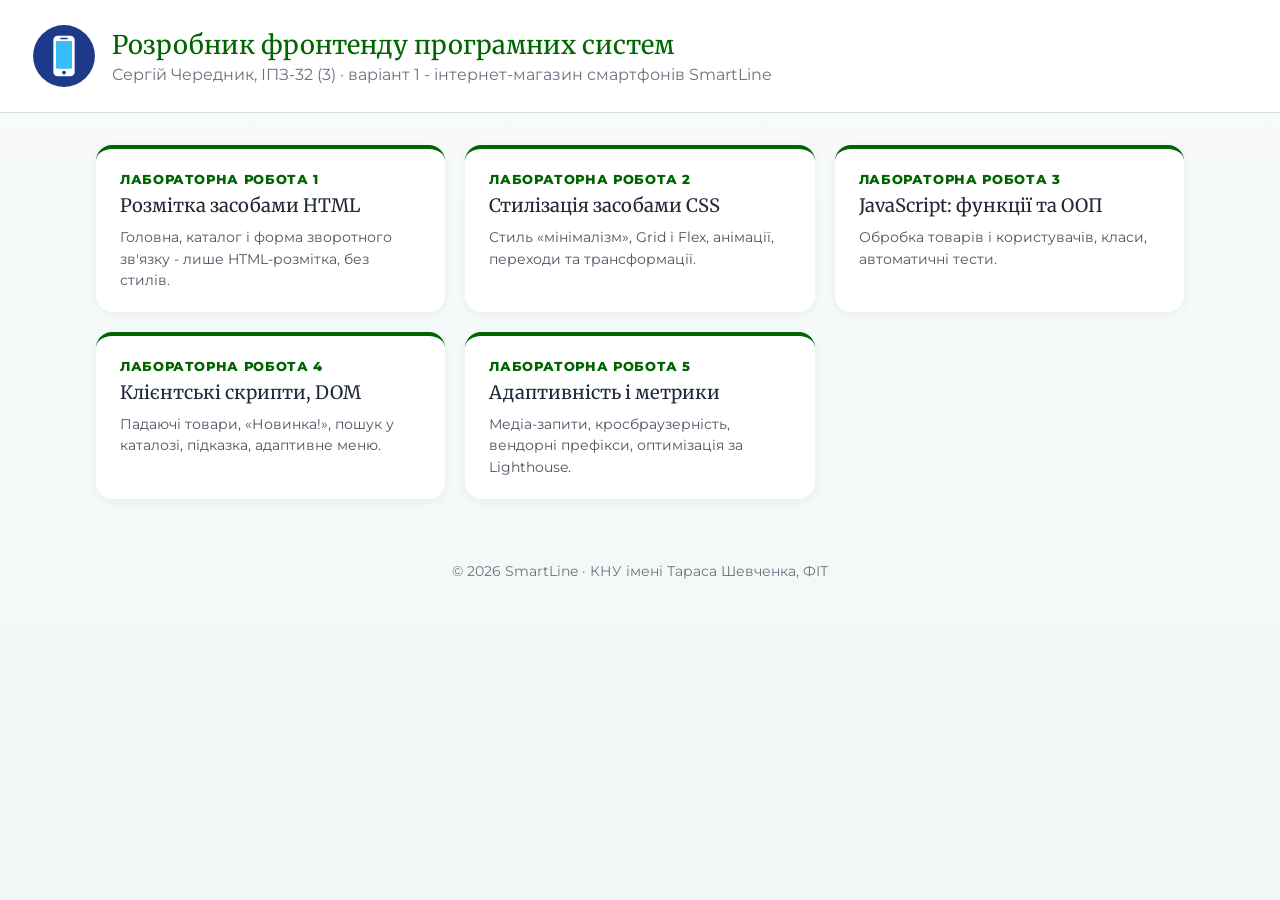
<file: index.html>
<!DOCTYPE html>
<html lang="uk">
<head>
  <meta charset="UTF-8">
  <meta name="viewport" content="width=device-width, initial-scale=1.0">
  <title>Лабораторні роботи - SmartLine</title>
  <link rel="icon" href="lab1/images/logo.svg" type="image/svg+xml">
  <link rel="preconnect" href="https://fonts.googleapis.com">
  <link rel="stylesheet" href="https://fonts.googleapis.com/css2?family=Montserrat:wght@400;600;800&family=Merriweather&display=swap">
  <style>
    * { box-sizing: border-box; }
    body {
      margin: 0;
      font-family: "Montserrat", Arial, sans-serif;
      color: #1f2937;
      background: linear-gradient(180deg, #f8fafc 0%, hsl(150, 30%, 96%) 100%);
      min-height: 100vh;
    }
    header {
      display: flex;
      align-items: center;
      gap: 1rem;
      padding: 1.5rem 2rem;
      background: white;
      border-bottom: 1px solid hsl(150, 20%, 85%);
    }
    header img { width: 4rem; height: 4rem; }
    h1 { font-family: "Merriweather", Georgia, serif; font-weight: 400; color: darkgreen; margin: 0; font-size: 1.6rem; }
    header p { margin: 0.25rem 0 0; color: #6b7280; }
    main { max-width: 70rem; margin: 2rem auto; padding: 0 1rem; }
    .labs { list-style: none; padding: 0; display: grid; grid-template-columns: repeat(auto-fill, minmax(17rem, 1fr)); gap: 1.25rem; }
    .labs a {
      display: block;
      height: 100%;
      padding: 1.25rem 1.5rem;
      background: white;
      border-radius: 1rem;
      border-top: 4px solid darkgreen;
      box-shadow: 0 2px 10px rgba(15, 23, 42, 0.06);
      color: inherit;
      text-decoration: none;
      transition: transform 0.3s, box-shadow 0.3s;
    }
    .labs a:hover { transform: translateY(-4px); box-shadow: 0 12px 24px rgba(15, 23, 42, 0.12); }
    .num { font-size: 0.8rem; font-weight: 800; color: darkgreen; text-transform: uppercase; letter-spacing: 0.05em; }
    .labs h2 { font-family: "Merriweather", Georgia, serif; font-weight: 400; font-size: 1.15rem; margin: 0.4rem 0 0.6rem; }
    .labs p { margin: 0; font-size: 0.9rem; color: #4b5563; line-height: 1.5; }
    footer { text-align: center; color: #6b7280; font-size: 0.85rem; padding: 2rem 1rem; }
  </style>
</head>
<body>
  <header>
    <img src="lab1/images/logo.svg" alt="Логотип SmartLine">
    <div>
      <h1>Розробник фронтенду програмних систем</h1>
      <p>Сергій Чередник, ІПЗ-32 (3) · варіант 1 - інтернет-магазин смартфонів SmartLine</p>
    </div>
  </header>

  <main>
    <ul class="labs">
      <li><a href="lab1/index.html"><span class="num">Лабораторна робота 1</span><h2>Розмітка засобами HTML</h2><p>Головна, каталог і форма зворотного зв'язку - лише HTML-розмітка, без стилів.</p></a></li>
      <li><a href="lab2/index.html"><span class="num">Лабораторна робота 2</span><h2>Стилізація засобами CSS</h2><p>Стиль «мінімалізм», Grid і Flex, анімації, переходи та трансформації.</p></a></li>
      <li><a href="lab3/index.html"><span class="num">Лабораторна робота 3</span><h2>JavaScript: функції та ООП</h2><p>Обробка товарів і користувачів, класи, автоматичні тести.</p></a></li>
      <li><a href="lab4/index.html"><span class="num">Лабораторна робота 4</span><h2>Клієнтські скрипти, DOM</h2><p>Падаючі товари, «Новинка!», пошук у каталозі, підказка, адаптивне меню.</p></a></li>
      <li><a href="lab5/index.html"><span class="num">Лабораторна робота 5</span><h2>Адаптивність і метрики</h2><p>Медіа-запити, кросбраузерність, вендорні префікси, оптимізація за Lighthouse.</p></a></li>
    </ul>
  </main>

  <footer>&copy; 2026 SmartLine · КНУ імені Тараса Шевченка, ФІТ</footer>
</body>
</html>
</file>
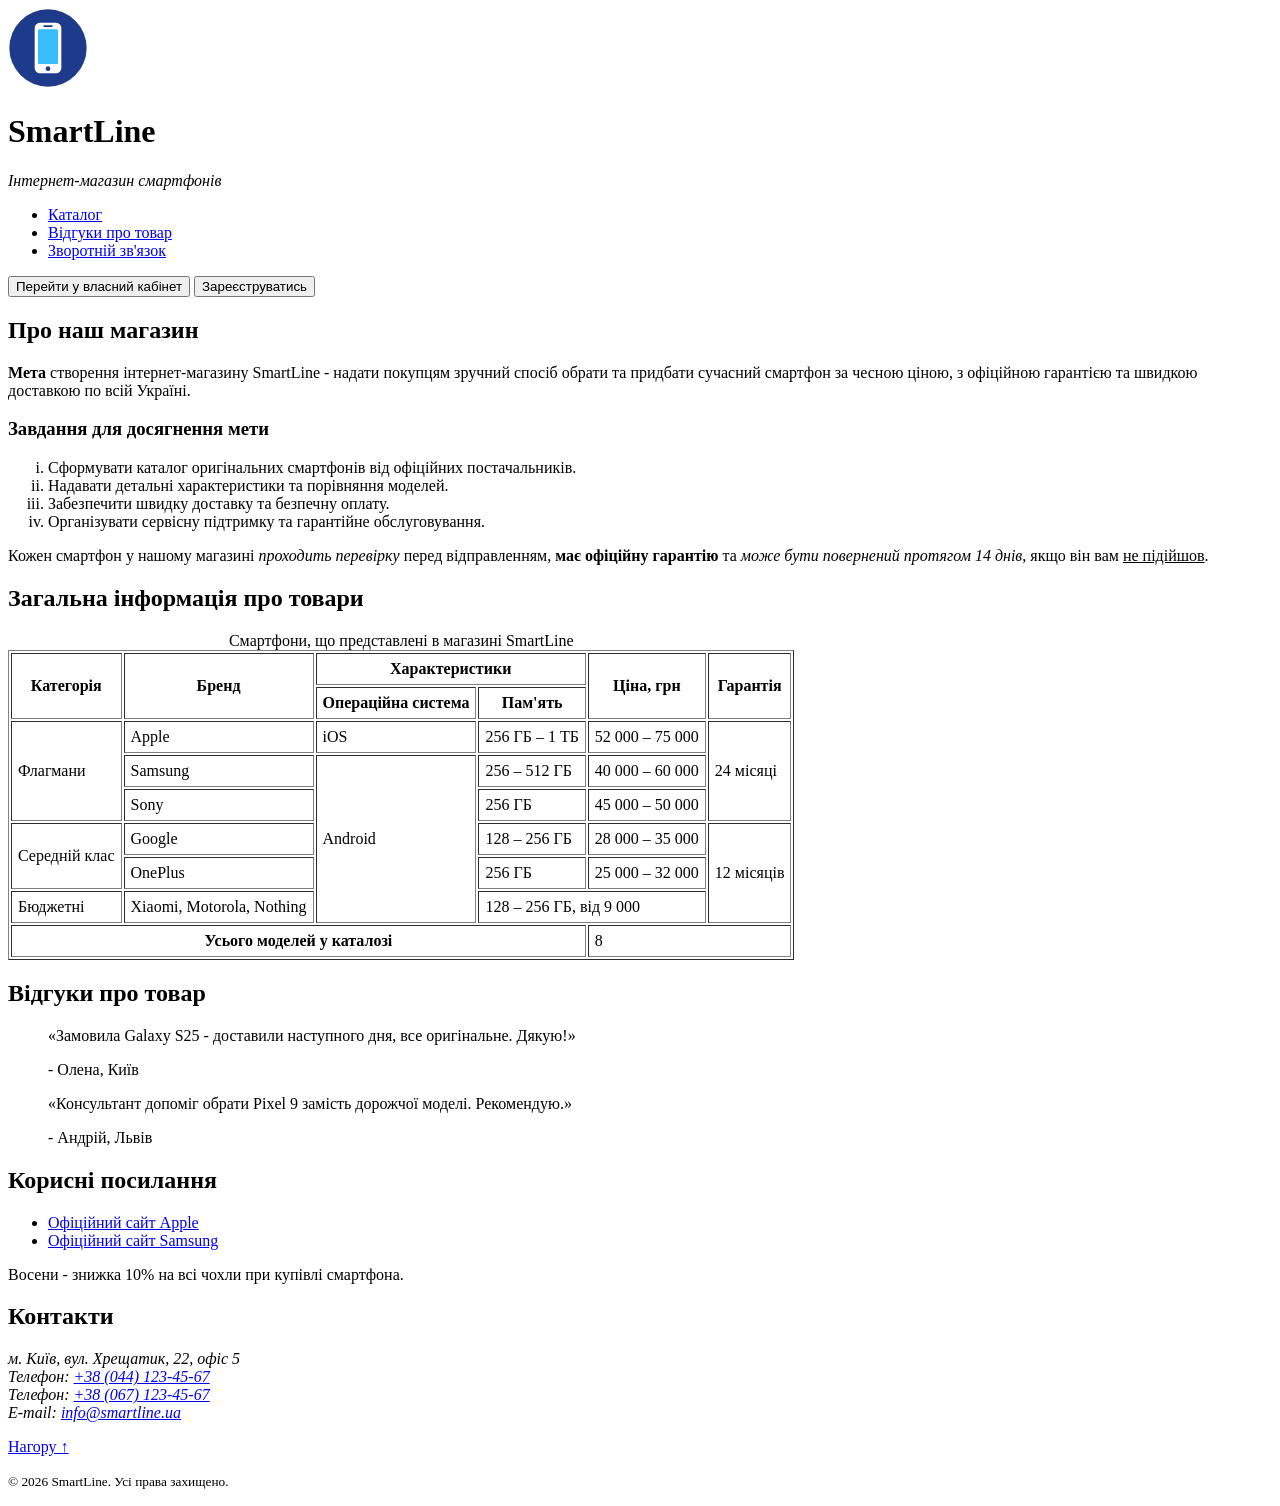
<file: lab1/index.html>
<!DOCTYPE html>
<html lang="uk">
<head>
  <meta charset="UTF-8">
  <meta name="viewport" content="width=device-width, initial-scale=1.0">
  <meta name="description" content="SmartLine - інтернет-магазин смартфонів: флагмани, середній клас та бюджетні моделі з офіційною гарантією.">
  <meta name="keywords" content="смартфони, телефони, інтернет-магазин, iPhone, Samsung, Xiaomi">
  <meta name="author" content="SmartLine">
  <title>SmartLine - Головна сторінка</title>
  <link rel="icon" href="images/logo.svg" type="image/svg+xml">
</head>
<body>

  <header id="top">
    <img src="images/logo.svg" alt="Логотип SmartLine" width="80" height="80">
    <h1>SmartLine</h1>
    <p><i>Інтернет-магазин смартфонів</i></p>

    <nav>
      <ul>
        <li><a href="catalog.html" title="Перейти до каталогу смартфонів" accesskey="k">Каталог</a></li>
        <li><a href="#reviews" title="Перейти до розділу з відгуками">Відгуки про товар</a></li>
        <li><a href="feedback.html" title="Написати нам">Зворотній зв'язок</a></li>
      </ul>
    </nav>

    <button type="button" title="Вхід до особистого кабінету">Перейти у власний кабінет</button>
    <button type="button" title="Створити новий акаунт">Зареєструватись</button>
  </header>

  <main>

    <article id="about">
      <h2>Про наш магазин</h2>
      <p>
        <b>Мета</b> створення інтернет-магазину SmartLine - надати покупцям зручний
        спосіб обрати та придбати сучасний смартфон за чесною ціною, з офіційною
        гарантією та швидкою доставкою по всій Україні.
      </p>

      <h3>Завдання для досягнення мети</h3>
      <ol type="i">
        <li>Сформувати каталог оригінальних смартфонів від офіційних постачальників.</li>
        <li>Надавати детальні характеристики та порівняння моделей.</li>
        <li>Забезпечити швидку доставку та безпечну оплату.</li>
        <li>Організувати сервісну підтримку та гарантійне обслуговування.</li>
      </ol>

      <p>
        <span class="slogan">Кожен смартфон у нашому магазині</span>
        <i>проходить перевірку</i> перед відправленням,
        <b>має офіційну гарантію</b> та
        <em>може бути повернений протягом 14 днів</em>, якщо він вам
        <u>не підійшов</u>.
      </p>
    </article>

    <section id="products">
      <h2>Загальна інформація про товари</h2>

      <table border="1" cellpadding="6">
        <caption>Смартфони, що представлені в магазині SmartLine</caption>
        <thead>
          <tr>
            <th scope="col" rowspan="2">Категорія</th>
            <th scope="col" rowspan="2">Бренд</th>
            <th scope="colgroup" colspan="2">Характеристики</th>
            <th scope="col" rowspan="2">Ціна, грн</th>
            <th scope="col" rowspan="2">Гарантія</th>
          </tr>
          <tr>
            <th scope="col">Операційна система</th>
            <th scope="col">Пам'ять</th>
          </tr>
        </thead>
        <tbody>
          <tr>
            <td rowspan="3">Флагмани</td>
            <td>Apple</td>
            <td>iOS</td>
            <td>256 ГБ – 1 ТБ</td>
            <td>52 000 – 75 000</td>
            <td rowspan="3">24 місяці</td>
          </tr>
          <tr>
            <td>Samsung</td>
            <td rowspan="5">Android</td>
            <td>256 – 512 ГБ</td>
            <td>40 000 – 60 000</td>
          </tr>
          <tr>
            <td>Sony</td>
            <td>256 ГБ</td>
            <td>45 000 – 50 000</td>
          </tr>
          <tr>
            <td rowspan="2">Середній клас</td>
            <td>Google</td>
            <td>128 – 256 ГБ</td>
            <td>28 000 – 35 000</td>
            <td rowspan="3">12 місяців</td>
          </tr>
          <tr>
            <td>OnePlus</td>
            <td>256 ГБ</td>
            <td>25 000 – 32 000</td>
          </tr>
          <tr>
            <td>Бюджетні</td>
            <td>Xiaomi, Motorola, Nothing</td>
            <td colspan="2">128 – 256 ГБ, від 9 000</td>
          </tr>
        </tbody>
        <tfoot>
          <tr>
            <th scope="row" colspan="4">Усього моделей у каталозі</th>
            <td colspan="2">8</td>
          </tr>
        </tfoot>
      </table>
    </section>

    <section id="reviews">
      <h2>Відгуки про товар</h2>
      <blockquote>
        <p>«Замовила Galaxy S25 - доставили наступного дня, все оригінальне. Дякую!»</p>
        <p>- Олена, Київ</p>
      </blockquote>
      <blockquote>
        <p>«Консультант допоміг обрати Pixel 9 замість дорожчої моделі. Рекомендую.»</p>
        <p>- Андрій, Львів</p>
      </blockquote>
      <p hidden>Цей відгук очікує модерації.</p>
    </section>

  </main>

  <aside>
    <h2>Корисні посилання</h2>
    <ul>
      <li><a href="https://www.apple.com/ua/" target="_blank" rel="noopener noreferrer">Офіційний сайт Apple</a></li>
      <li><a href="https://www.samsung.com/ua/" target="_blank" rel="noopener noreferrer">Офіційний сайт Samsung</a></li>
    </ul>
    <p data-promo="autumn-2026">Восени - знижка 10% на всі чохли при купівлі смартфона.</p>
  </aside>

  <footer id="contacts">
    <h2>Контакти</h2>
    <address>
      м. Київ, вул. Хрещатик, 22, офіс 5<br>
      Телефон: <a href="tel:+380441234567">+38&nbsp;(044)&nbsp;123&#8209;45&#8209;67</a><br>
      Телефон: <a href="tel:+380671234567">+38&nbsp;(067)&nbsp;123&#8209;45&#8209;67</a><br>
      E-mail: <a href="mailto:info@smartline.ua">info@smartline.ua</a>
    </address>
    <p><a href="#top">Нагору &#8593;</a></p>
    <p><small>&copy; 2026 SmartLine. Усі права захищено.</small></p>
  </footer>

</body>
</html>
</file>
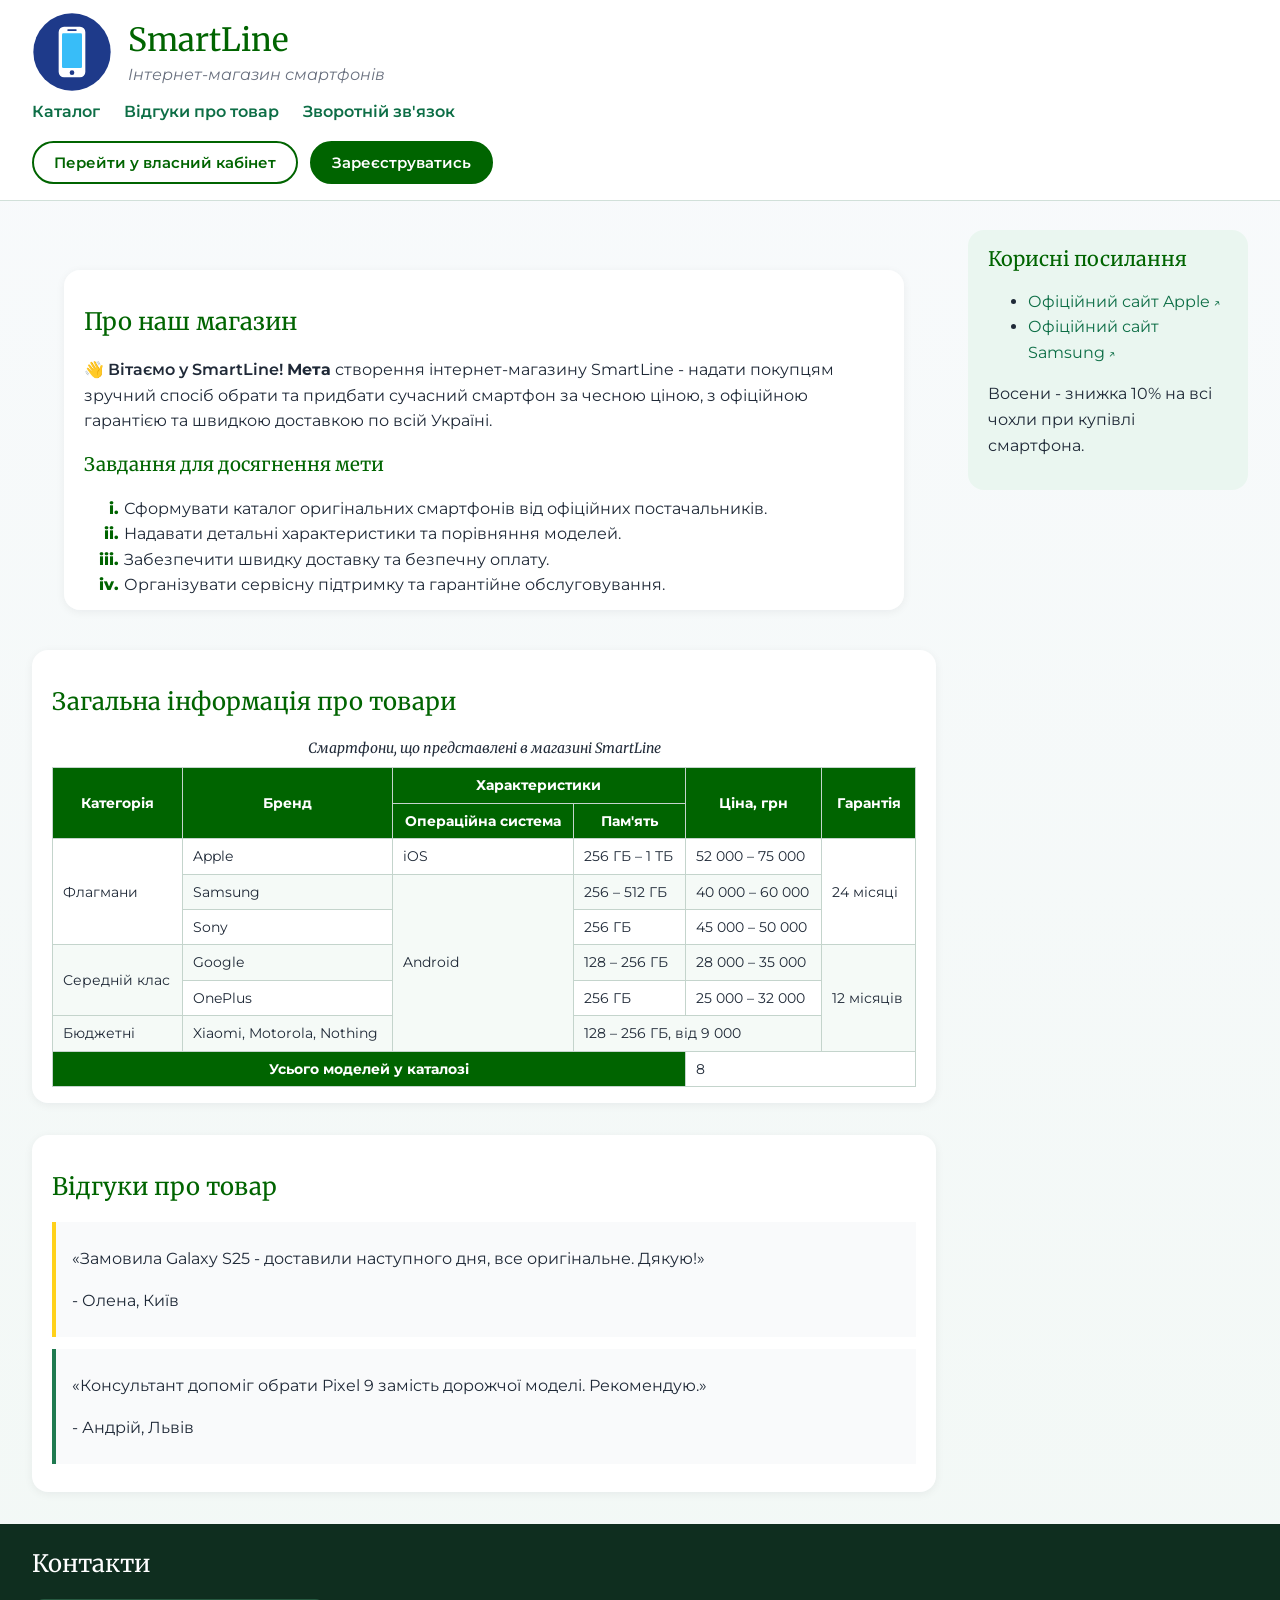
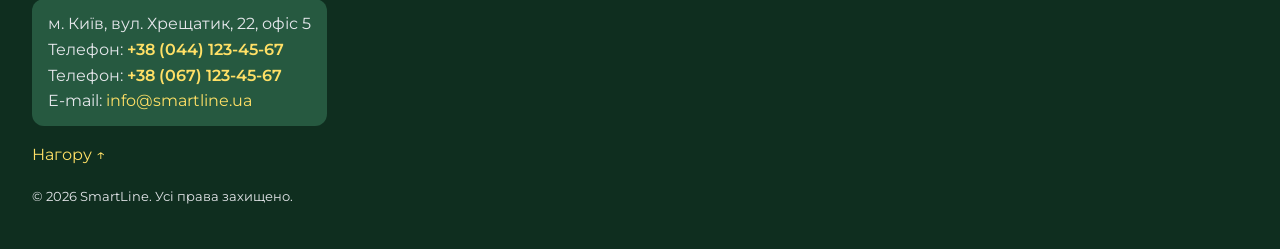
<file: lab2/index.html>
<!DOCTYPE html>
<html lang="uk">
<head>
  <meta charset="UTF-8">
  <meta name="viewport" content="width=device-width, initial-scale=1.0">
  <meta name="description" content="SmartLine - інтернет-магазин смартфонів: флагмани, середній клас та бюджетні моделі з офіційною гарантією.">
  <meta name="keywords" content="смартфони, телефони, інтернет-магазин, iPhone, Samsung, Xiaomi">
  <meta name="author" content="SmartLine">
  <title>SmartLine - Головна сторінка</title>
  <link rel="preconnect" href="https://fonts.googleapis.com">
  <link rel="stylesheet" href="https://fonts.googleapis.com/css2?family=Montserrat:wght@400;600;800&family=Merriweather:ital,wght@0,400;1,400&display=swap">
  <link rel="stylesheet" href="css/style.css">
  <link rel="icon" href="images/logo.svg" type="image/svg+xml">
  <style>
    /* Внутрішня таблиця стилів: стилі, специфічні лише для головної сторінки */
    .page-home .goal::before {
      content: "👋 Вітаємо у SmartLine! ";
      font-weight: 600;
    }
    .page-home #reviews blockquote + blockquote {
      border-left-color: hsl(152, 60%, 30%);
    }
  </style>
</head>
<body class="page-home">

  <header id="top" class="site-header">
    <img class="logo" src="images/logo.svg" alt="Логотип SmartLine" width="80" height="80">
    <h1>SmartLine</h1>
    <p><i>Інтернет-магазин смартфонів</i></p>

    <nav>
      <ul>
        <li><a href="catalog.html" title="Перейти до каталогу смартфонів" accesskey="k">Каталог</a></li>
        <li><a href="#reviews" title="Перейти до розділу з відгуками">Відгуки про товар</a></li>
        <li><a href="feedback.html" title="Написати нам">Зворотній зв'язок</a></li>
      </ul>
    </nav>

    <button type="button" class="btn btn-ghost" title="Вхід до особистого кабінету">Перейти у власний кабінет</button>
    <button type="button" class="btn btn-primary" title="Створити новий акаунт">Зареєструватись</button>
  </header>

  <main>

    <article id="about" class="card">
      <h2>Про наш магазин</h2>
      <p class="goal">
        <b>Мета</b> створення інтернет-магазину SmartLine - надати покупцям зручний
        спосіб обрати та придбати сучасний смартфон за чесною ціною, з офіційною
        гарантією та швидкою доставкою по всій Україні.
      </p>

      <h3>Завдання для досягнення мети</h3>
      <ol type="i">
        <li>Сформувати каталог оригінальних смартфонів від офіційних постачальників.</li>
        <li>Надавати детальні характеристики та порівняння моделей.</li>
        <li>Забезпечити швидку доставку та безпечну оплату.</li>
        <li>Організувати сервісну підтримку та гарантійне обслуговування.</li>
      </ol>

      <p>
        <span class="slogan">Кожен смартфон у нашому магазині</span>
        <i>проходить перевірку</i> перед відправленням,
        <b>має офіційну гарантію</b> та
        <em>може бути повернений протягом 14 днів</em>, якщо він вам
        <u>не підійшов</u>.
      </p>
    </article>

    <section id="products" class="card">
      <h2>Загальна інформація про товари</h2>

      <table>
        <caption>Смартфони, що представлені в магазині SmartLine</caption>
        <thead>
          <tr>
            <th scope="col" rowspan="2">Категорія</th>
            <th scope="col" rowspan="2">Бренд</th>
            <th scope="colgroup" colspan="2">Характеристики</th>
            <th scope="col" rowspan="2">Ціна, грн</th>
            <th scope="col" rowspan="2">Гарантія</th>
          </tr>
          <tr>
            <th scope="col">Операційна система</th>
            <th scope="col">Пам'ять</th>
          </tr>
        </thead>
        <tbody>
          <tr>
            <td rowspan="3">Флагмани</td>
            <td>Apple</td>
            <td>iOS</td>
            <td>256 ГБ – 1 ТБ</td>
            <td>52 000 – 75 000</td>
            <td rowspan="3">24 місяці</td>
          </tr>
          <tr>
            <td>Samsung</td>
            <td rowspan="5">Android</td>
            <td>256 – 512 ГБ</td>
            <td>40 000 – 60 000</td>
          </tr>
          <tr>
            <td>Sony</td>
            <td>256 ГБ</td>
            <td>45 000 – 50 000</td>
          </tr>
          <tr>
            <td rowspan="2">Середній клас</td>
            <td>Google</td>
            <td>128 – 256 ГБ</td>
            <td>28 000 – 35 000</td>
            <td rowspan="3">12 місяців</td>
          </tr>
          <tr>
            <td>OnePlus</td>
            <td>256 ГБ</td>
            <td>25 000 – 32 000</td>
          </tr>
          <tr>
            <td>Бюджетні</td>
            <td>Xiaomi, Motorola, Nothing</td>
            <td colspan="2">128 – 256 ГБ, від 9 000</td>
          </tr>
        </tbody>
        <tfoot>
          <tr>
            <th scope="row" colspan="4">Усього моделей у каталозі</th>
            <td colspan="2">8</td>
          </tr>
        </tfoot>
      </table>
    </section>

    <section id="reviews" class="card">
      <h2>Відгуки про товар</h2>
      <blockquote>
        <p>«Замовила Galaxy S25 - доставили наступного дня, все оригінальне. Дякую!»</p>
        <p>- Олена, Київ</p>
      </blockquote>
      <blockquote>
        <p>«Консультант допоміг обрати Pixel 9 замість дорожчої моделі. Рекомендую.»</p>
        <p>- Андрій, Львів</p>
      </blockquote>
      <p hidden>Цей відгук очікує модерації.</p>
    </section>

  </main>

  <aside>
    <h2>Корисні посилання</h2>
    <ul>
      <li><a href="https://www.apple.com/ua/" target="_blank" rel="noopener noreferrer">Офіційний сайт Apple</a></li>
      <li><a href="https://www.samsung.com/ua/" target="_blank" rel="noopener noreferrer">Офіційний сайт Samsung</a></li>
    </ul>
    <p data-promo="autumn-2026">Восени - знижка 10% на всі чохли при купівлі смартфона.</p>
  </aside>

  <footer id="contacts">
    <h2>Контакти</h2>
    <address tabindex="0" title="Виділіть текст адреси">
      м. Київ, вул. Хрещатик, 22, офіс 5<br>
      Телефон: <a href="tel:+380441234567">+38&nbsp;(044)&nbsp;123&#8209;45&#8209;67</a><br>
      Телефон: <a href="tel:+380671234567">+38&nbsp;(067)&nbsp;123&#8209;45&#8209;67</a><br>
      E-mail: <a href="mailto:info@smartline.ua">info@smartline.ua</a>
    </address>
    <p><a href="#top">Нагору &#8593;</a></p>
    <p><small>&copy; 2026 SmartLine. Усі права захищено.</small></p>
  </footer>

</body>
</html>
</file>
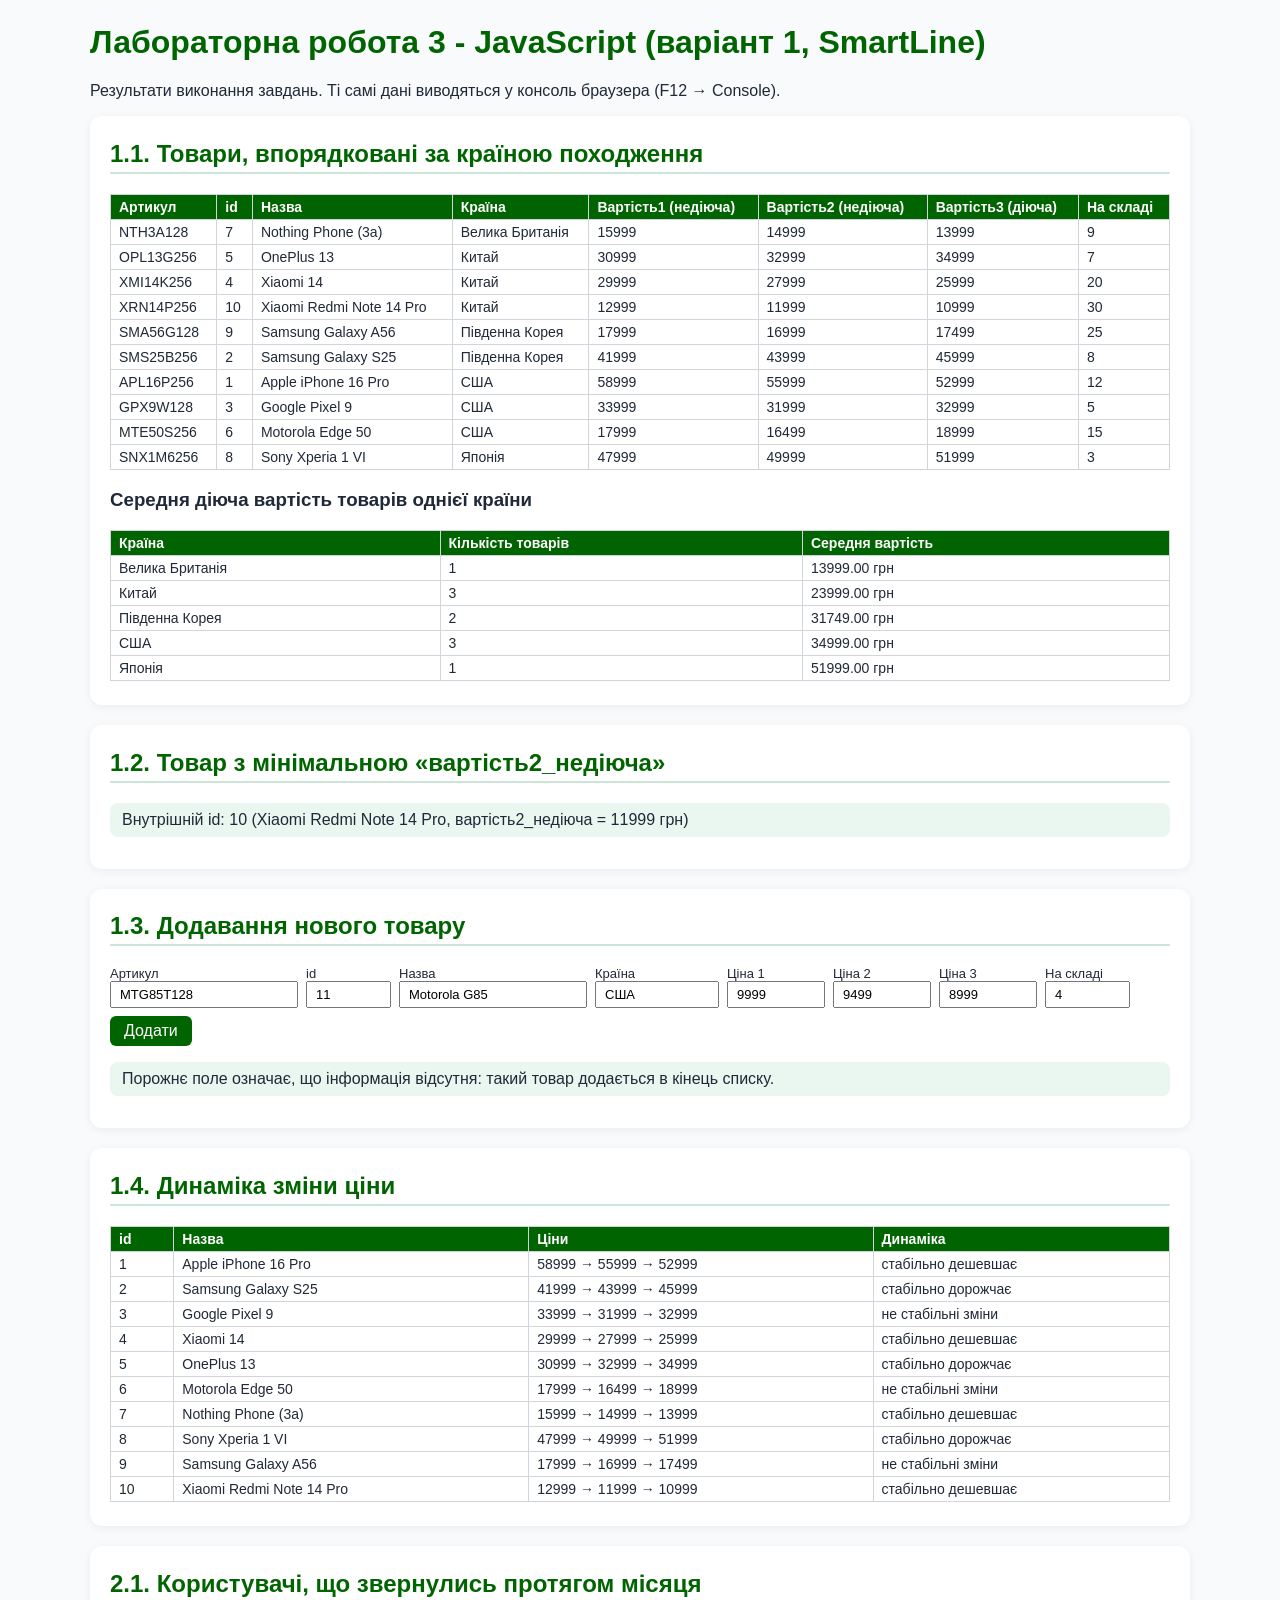
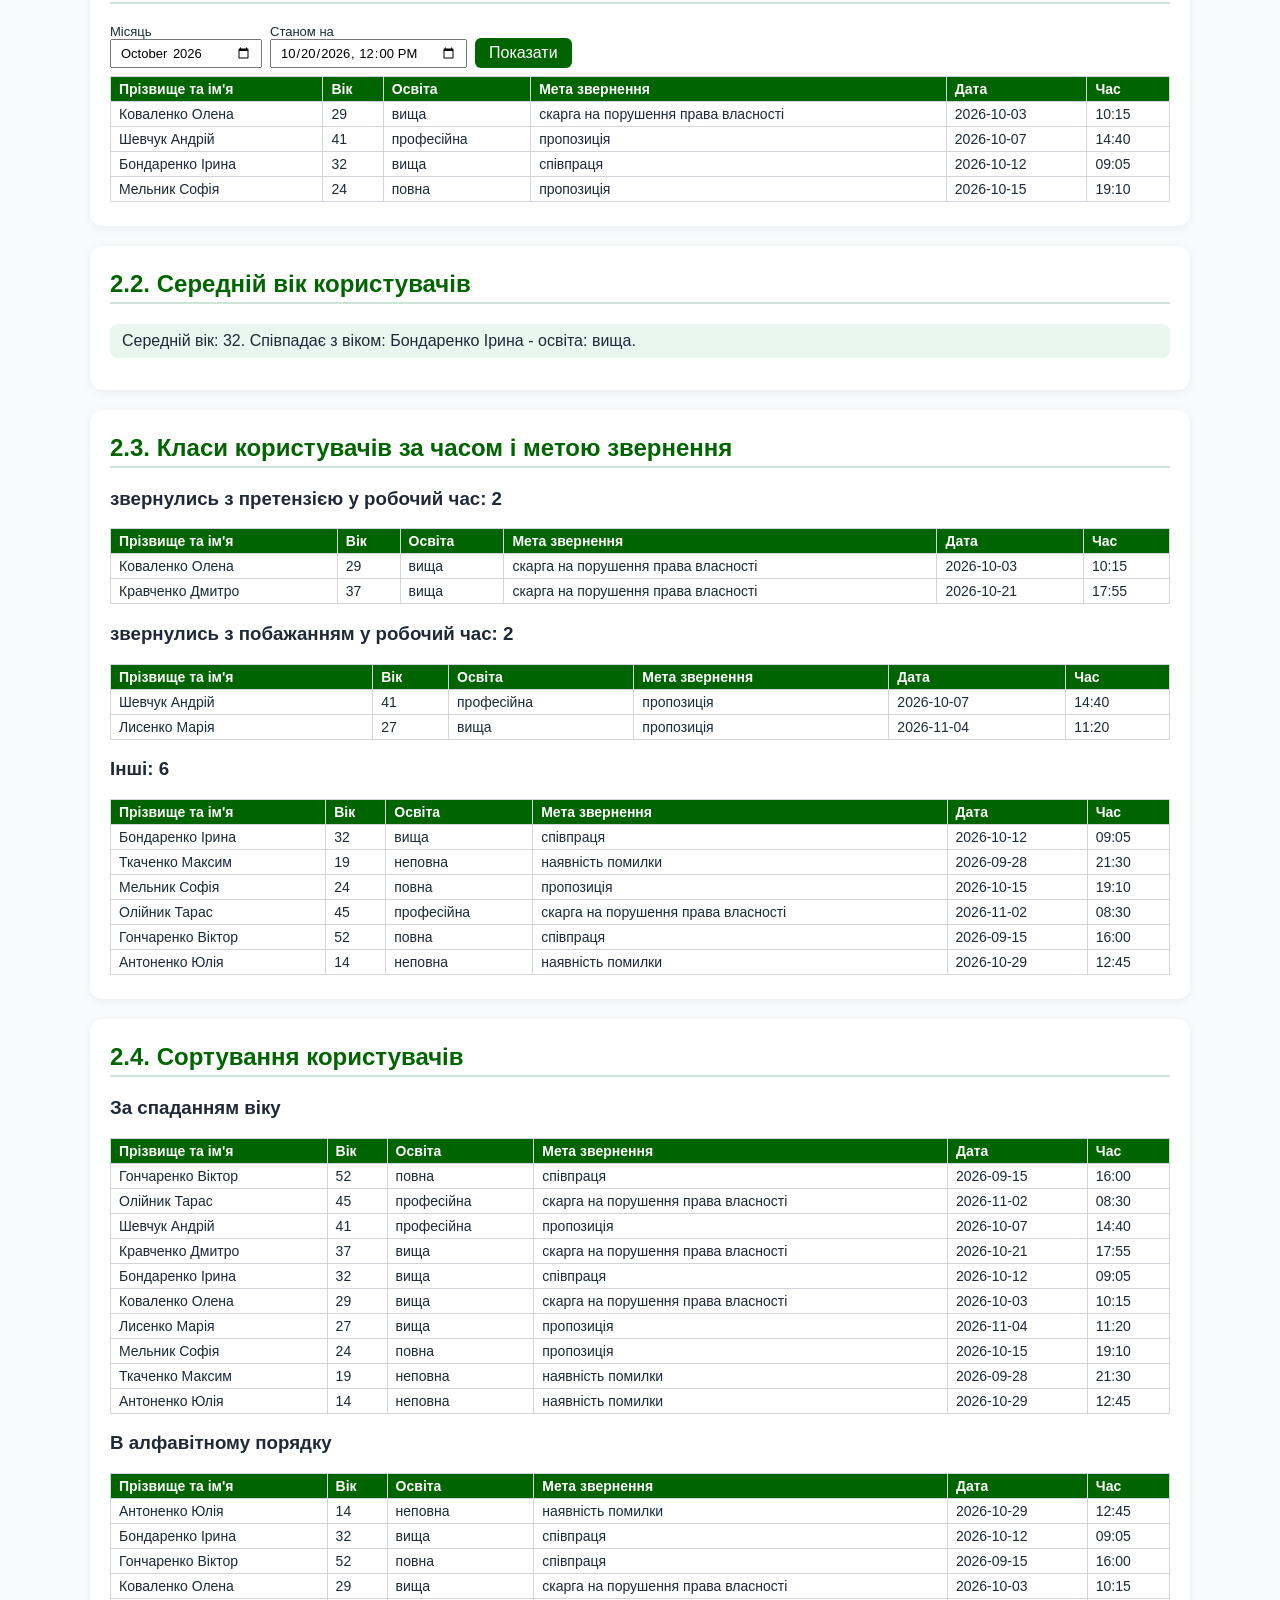
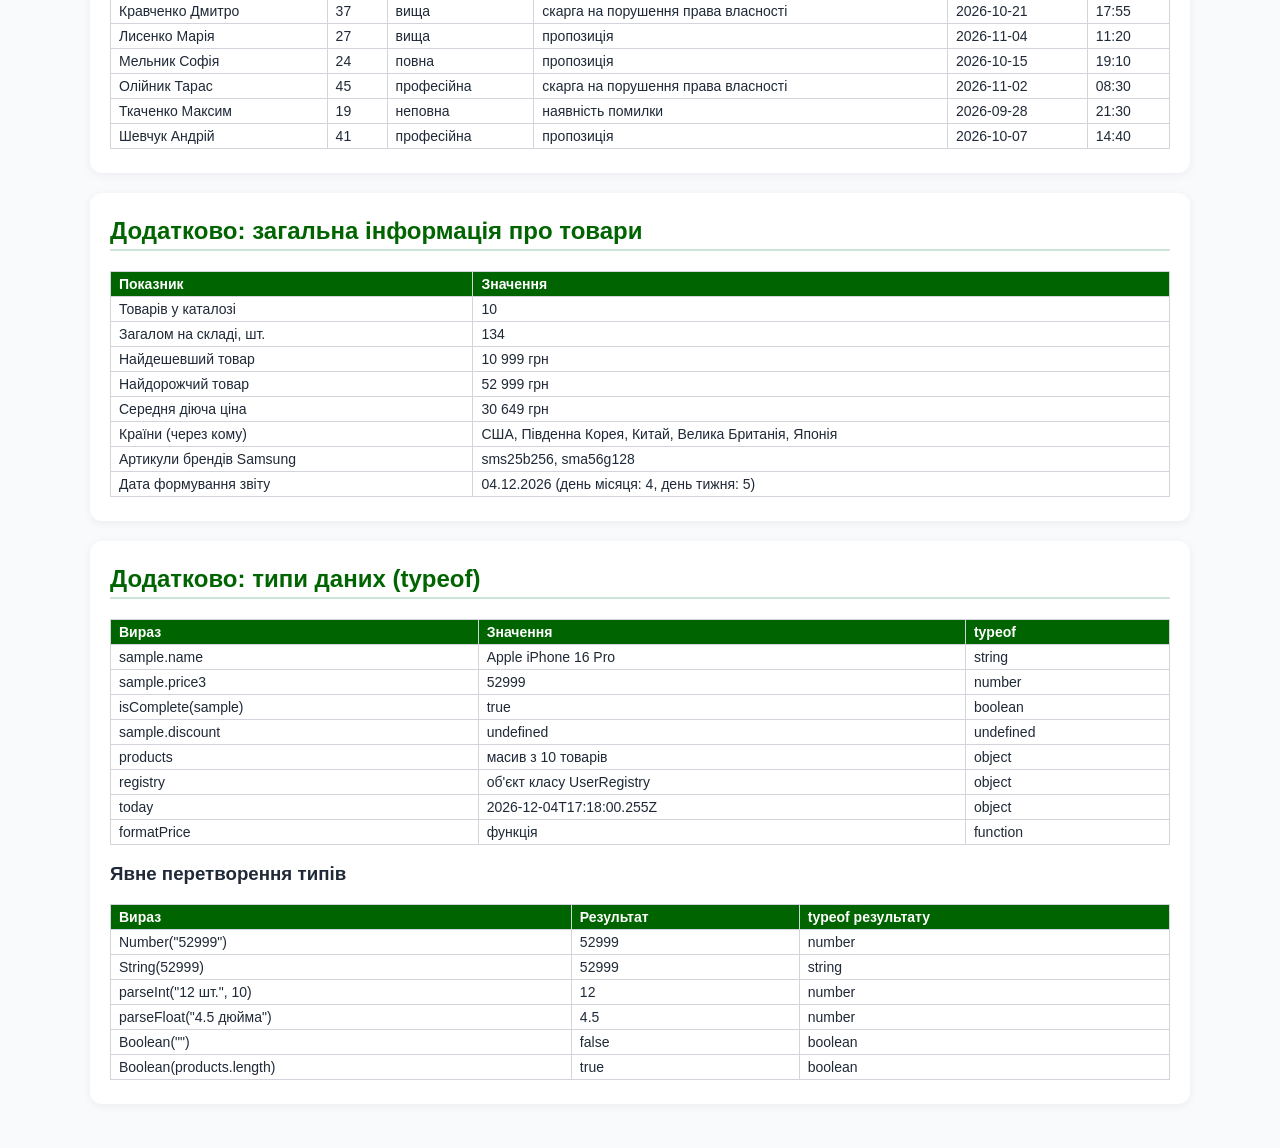
<file: lab3/index.html>
<!DOCTYPE html>
<html lang="uk">
<head>
  <meta charset="UTF-8">
  <meta name="viewport" content="width=device-width, initial-scale=1.0">
  <title>SmartLine - ЛР3: JavaScript</title>
  <link rel="icon" href="../lab2/images/logo.svg" type="image/svg+xml">
  <style>
    body { font-family: "Segoe UI", Arial, sans-serif; margin: 0 auto; max-width: 1100px; padding: 24px; color: #1f2937; background: #f8fafc; }
    h1 { color: darkgreen; margin-top: 0; }
    h2 { color: darkgreen; border-bottom: 2px solid hsl(150, 30%, 85%); padding-bottom: 4px; }
    section { background: white; border-radius: 12px; padding: 4px 20px 16px; margin-bottom: 20px; box-shadow: 0 2px 10px rgba(15, 23, 42, 0.06); }
    table { border-collapse: collapse; width: 100%; font-size: 14px; margin: 8px 0; }
    th, td { border: 1px solid #d1d5db; padding: 4px 8px; text-align: left; }
    th { background: darkgreen; color: white; }
    .result { background: hsl(150, 40%, 94%); padding: 8px 12px; border-radius: 8px; }
    form { display: flex; flex-wrap: wrap; gap: 8px; align-items: end; margin: 8px 0; }
    label { display: flex; flex-direction: column; font-size: 13px; }
    input, button { font: inherit; padding: 4px 8px; }
    button { background: darkgreen; color: white; border: 0; border-radius: 6px; padding: 6px 14px; cursor: pointer; }
  </style>
</head>
<body>
  <h1>Лабораторна робота 3 - JavaScript (варіант 1, SmartLine)</h1>
  <p>Результати виконання завдань. Ті самі дані виводяться у консоль браузера (F12 → Console).</p>

  <section>
    <h2>1.1. Товари, впорядковані за країною походження</h2>
    <div id="sorted"></div>
    <h3>Середня діюча вартість товарів однієї країни</h3>
    <div id="avg"></div>
  </section>

  <section>
    <h2>1.2. Товар з мінімальною «вартість2_недіюча»</h2>
    <p class="result" id="min"></p>
  </section>

  <section>
    <h2>1.3. Додавання нового товару</h2>
    <form id="add-form">
      <label>Артикул <input type="text" name="article" value="MTG85T128"></label>
      <label>id <input name="id" type="number" value="11" style="width:5em"></label>
      <label>Назва <input type="text" name="name" value="Motorola G85"></label>
      <label>Країна <input type="text" name="country" value="США" style="width:8em"></label>
      <label>Ціна 1 <input name="price1" type="number" value="9999" style="width:6em"></label>
      <label>Ціна 2 <input name="price2" type="number" value="9499" style="width:6em"></label>
      <label>Ціна 3 <input name="price3" type="number" value="8999" style="width:6em"></label>
      <label>На складі <input name="stock" type="number" value="4" style="width:5em"></label>
      <button type="submit">Додати</button>
    </form>
    <p class="result" id="add-msg">Порожнє поле означає, що інформація відсутня: такий товар додається в кінець списку.</p>
    <div id="added"></div>
  </section>

  <section>
    <h2>1.4. Динаміка зміни ціни</h2>
    <div id="dyn"></div>
  </section>

  <section>
    <h2>2.1. Користувачі, що звернулись протягом місяця</h2>
    <form id="month-form">
      <label>Місяць <input name="month" type="month" value="2026-10"></label>
      <label>Станом на <input name="moment" type="datetime-local" value="2026-10-20T12:00"></label>
      <button type="submit">Показати</button>
    </form>
    <div id="month"></div>
  </section>

  <section>
    <h2>2.2. Середній вік користувачів</h2>
    <p class="result" id="age"></p>
  </section>

  <section>
    <h2>2.3. Класи користувачів за часом і метою звернення</h2>
    <div id="classes"></div>
  </section>

  <section>
    <h2>2.4. Сортування користувачів</h2>
    <h3>За спаданням віку</h3>
    <div id="by-age"></div>
    <h3>В алфавітному порядку</h3>
    <div id="by-name"></div>
  </section>

  <section>
    <h2>Додатково: загальна інформація про товари</h2>
    <div id="summary"></div>
  </section>

  <section>
    <h2>Додатково: типи даних (typeof)</h2>
    <div id="types"></div>
    <h3>Явне перетворення типів</h3>
    <div id="conversions"></div>
  </section>

  <script src="js/products.js"></script>
  <script src="js/users.js"></script>
  <script src="js/main.js"></script>
</body>
</html>
</file>
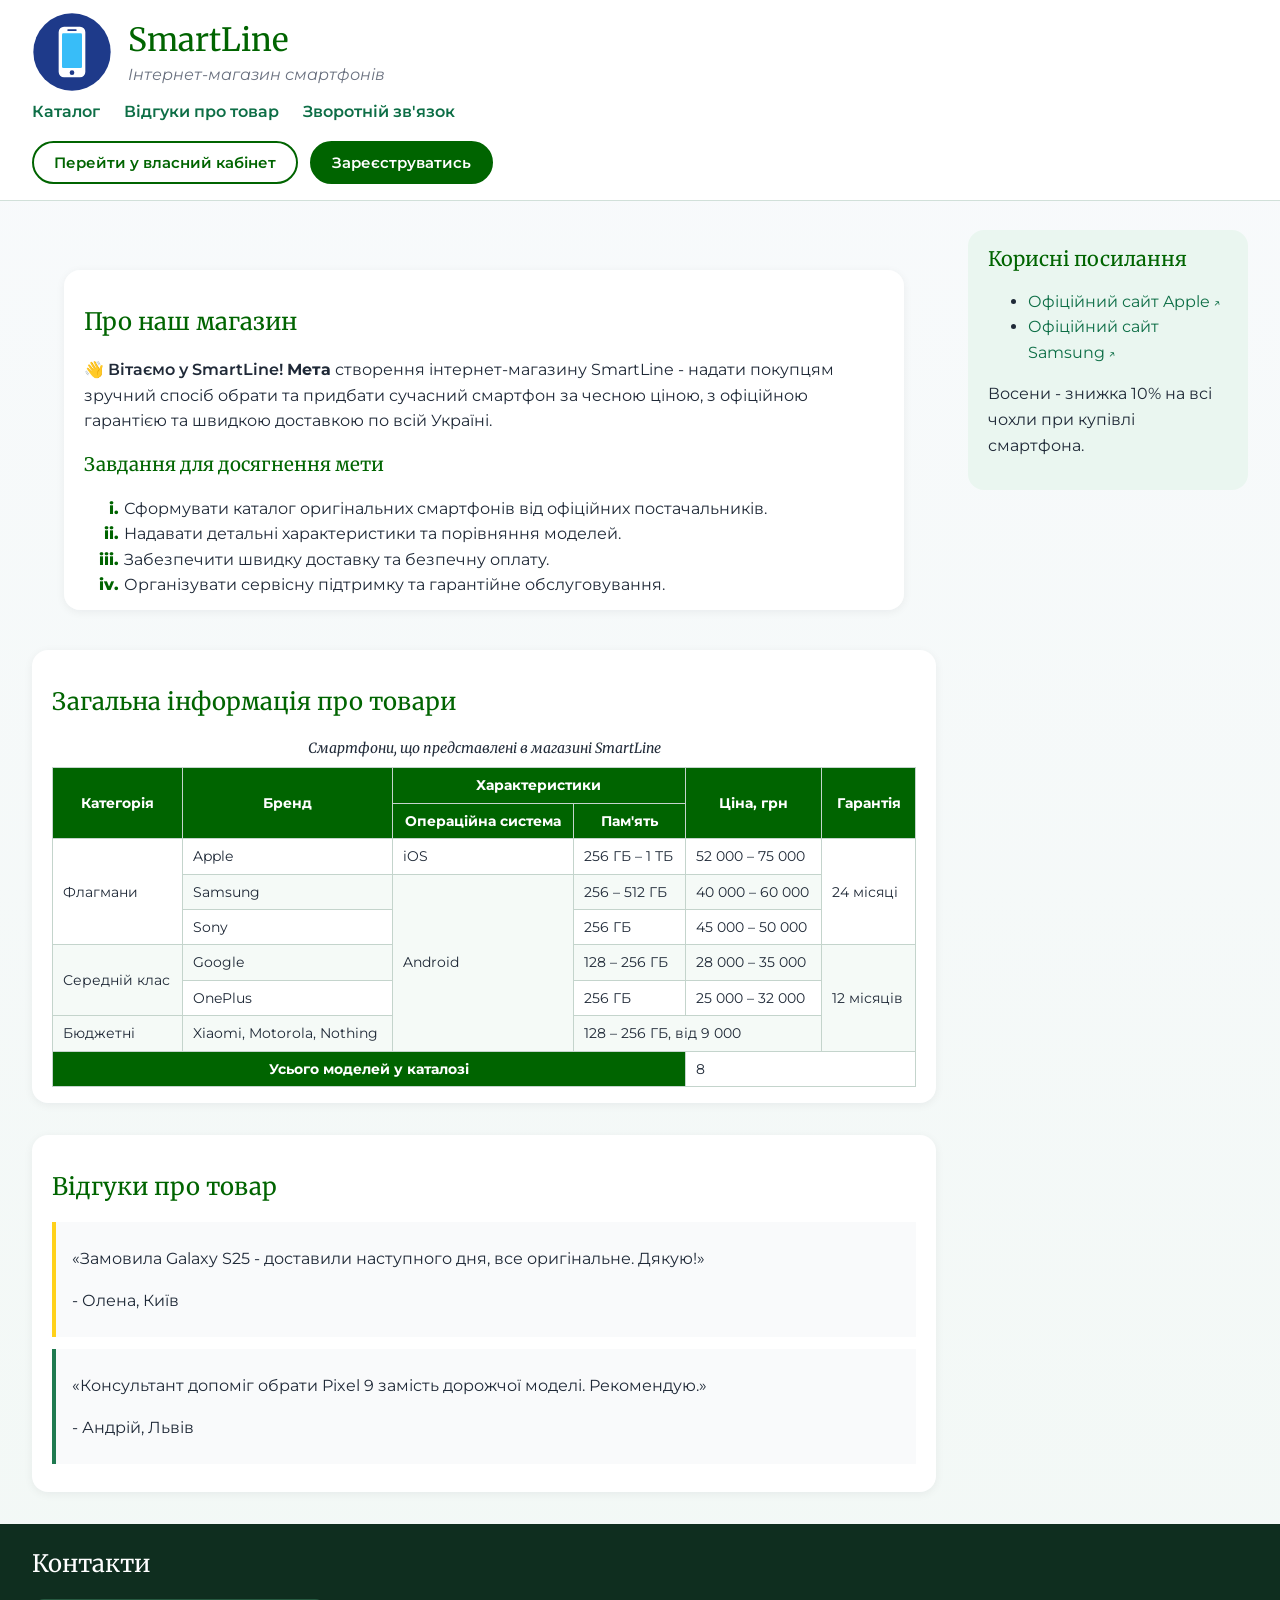
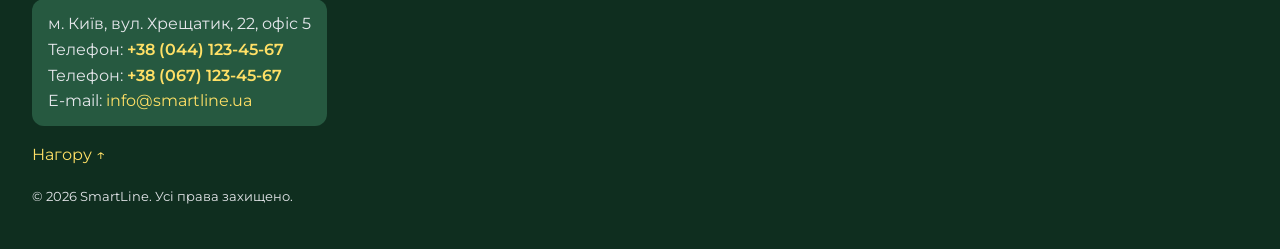
<file: lab4/index.html>
<!DOCTYPE html>
<html lang="uk">
<head>
  <meta charset="UTF-8">
  <meta name="viewport" content="width=device-width, initial-scale=1.0">
  <meta name="description" content="SmartLine - інтернет-магазин смартфонів: флагмани, середній клас та бюджетні моделі з офіційною гарантією.">
  <meta name="keywords" content="смартфони, телефони, інтернет-магазин, iPhone, Samsung, Xiaomi">
  <meta name="author" content="SmartLine">
  <title>SmartLine - Головна сторінка</title>
  <link rel="preconnect" href="https://fonts.googleapis.com">
  <link rel="stylesheet" href="https://fonts.googleapis.com/css2?family=Montserrat:wght@400;600;800&family=Merriweather:ital,wght@0,400;1,400&display=swap">
  <link rel="stylesheet" href="css/style.css">
  <link rel="icon" href="images/logo.svg" type="image/svg+xml">
  <style>
    /* Внутрішня таблиця стилів: стилі, специфічні лише для головної сторінки */
    .page-home .goal::before {
      content: "👋 Вітаємо у SmartLine! ";
      font-weight: 600;
    }
    .page-home #reviews blockquote + blockquote {
      border-left-color: hsl(152, 60%, 30%);
    }
  </style>
  <script src="js/script.js" defer></script>
</head>
<body class="page-home">

  <header id="top" class="site-header">
    <img class="logo" src="images/logo.svg" alt="Логотип SmartLine" width="80" height="80">
    <h1>SmartLine</h1>
    <p><i>Інтернет-магазин смартфонів</i></p>

    <nav id="main-nav">
      <ul>
        <li><a href="catalog.html" title="Перейти до каталогу смартфонів" accesskey="k">Каталог</a></li>
        <li><a href="#reviews" title="Перейти до розділу з відгуками">Відгуки про товар</a></li>
        <li><a href="feedback.html" title="Написати нам">Зворотній зв'язок</a></li>
      </ul>
    </nav>

    <button type="button" class="btn btn-ghost" title="Вхід до особистого кабінету">Перейти у власний кабінет</button>
    <button type="button" class="btn btn-primary" title="Створити новий акаунт">Зареєструватись</button>
  </header>

  <main>

    <article id="about" class="card">
      <h2>Про наш магазин</h2>
      <p class="goal">
        <b>Мета</b> створення інтернет-магазину SmartLine - надати покупцям зручний
        спосіб обрати та придбати сучасний смартфон за чесною ціною, з офіційною
        гарантією та швидкою доставкою по всій Україні.
      </p>

      <h3>Завдання для досягнення мети</h3>
      <ol type="i">
        <li>Сформувати каталог оригінальних смартфонів від офіційних постачальників.</li>
        <li>Надавати детальні характеристики та порівняння моделей.</li>
        <li>Забезпечити швидку доставку та безпечну оплату.</li>
        <li>Організувати сервісну підтримку та гарантійне обслуговування.</li>
      </ol>

      <p>
        <span class="slogan">Кожен смартфон у нашому магазині</span>
        <i>проходить перевірку</i> перед відправленням,
        <b>має офіційну гарантію</b> та
        <em>може бути повернений протягом 14 днів</em>, якщо він вам
        <u>не підійшов</u>.
      </p>
    </article>

    <section id="products" class="card">
      <h2>Загальна інформація про товари</h2>

      <table>
        <caption>Смартфони, що представлені в магазині SmartLine</caption>
        <thead>
          <tr>
            <th scope="col" rowspan="2">Категорія</th>
            <th scope="col" rowspan="2">Бренд</th>
            <th scope="colgroup" colspan="2">Характеристики</th>
            <th scope="col" rowspan="2">Ціна, грн</th>
            <th scope="col" rowspan="2">Гарантія</th>
          </tr>
          <tr>
            <th scope="col">Операційна система</th>
            <th scope="col">Пам'ять</th>
          </tr>
        </thead>
        <tbody>
          <tr>
            <td rowspan="3">Флагмани</td>
            <td>Apple</td>
            <td>iOS</td>
            <td>256 ГБ – 1 ТБ</td>
            <td>52 000 – 75 000</td>
            <td rowspan="3">24 місяці</td>
          </tr>
          <tr>
            <td>Samsung</td>
            <td rowspan="5">Android</td>
            <td>256 – 512 ГБ</td>
            <td>40 000 – 60 000</td>
          </tr>
          <tr>
            <td>Sony</td>
            <td>256 ГБ</td>
            <td>45 000 – 50 000</td>
          </tr>
          <tr>
            <td rowspan="2">Середній клас</td>
            <td>Google</td>
            <td>128 – 256 ГБ</td>
            <td>28 000 – 35 000</td>
            <td rowspan="3">12 місяців</td>
          </tr>
          <tr>
            <td>OnePlus</td>
            <td>256 ГБ</td>
            <td>25 000 – 32 000</td>
          </tr>
          <tr>
            <td>Бюджетні</td>
            <td>Xiaomi, Motorola, Nothing</td>
            <td colspan="2">128 – 256 ГБ, від 9 000</td>
          </tr>
        </tbody>
        <tfoot>
          <tr>
            <th scope="row" colspan="4">Усього моделей у каталозі</th>
            <td colspan="2">8</td>
          </tr>
        </tfoot>
      </table>
    </section>

    <section id="reviews" class="card">
      <h2>Відгуки про товар</h2>
      <blockquote>
        <p>«Замовила Galaxy S25 - доставили наступного дня, все оригінальне. Дякую!»</p>
        <p>- Олена, Київ</p>
      </blockquote>
      <blockquote>
        <p>«Консультант допоміг обрати Pixel 9 замість дорожчої моделі. Рекомендую.»</p>
        <p>- Андрій, Львів</p>
      </blockquote>
      <p hidden>Цей відгук очікує модерації.</p>
    </section>

  </main>

  <aside>
    <h2>Корисні посилання</h2>
    <ul>
      <li><a href="https://www.apple.com/ua/" target="_blank" rel="noopener noreferrer">Офіційний сайт Apple</a></li>
      <li><a href="https://www.samsung.com/ua/" target="_blank" rel="noopener noreferrer">Офіційний сайт Samsung</a></li>
    </ul>
    <p data-promo="autumn-2026">Восени - знижка 10% на всі чохли при купівлі смартфона.</p>
  </aside>

  <footer id="contacts">
    <h2>Контакти</h2>
    <address tabindex="0" title="Виділіть текст адреси">
      м. Київ, вул. Хрещатик, 22, офіс 5<br>
      Телефон: <a href="tel:+380441234567">+38&nbsp;(044)&nbsp;123&#8209;45&#8209;67</a><br>
      Телефон: <a href="tel:+380671234567">+38&nbsp;(067)&nbsp;123&#8209;45&#8209;67</a><br>
      E-mail: <a href="mailto:info@smartline.ua">info@smartline.ua</a>
    </address>
    <p><a href="#top">Нагору &#8593;</a></p>
    <p><small>&copy; 2026 SmartLine. Усі права захищено.</small></p>
  </footer>

</body>
</html>
</file>
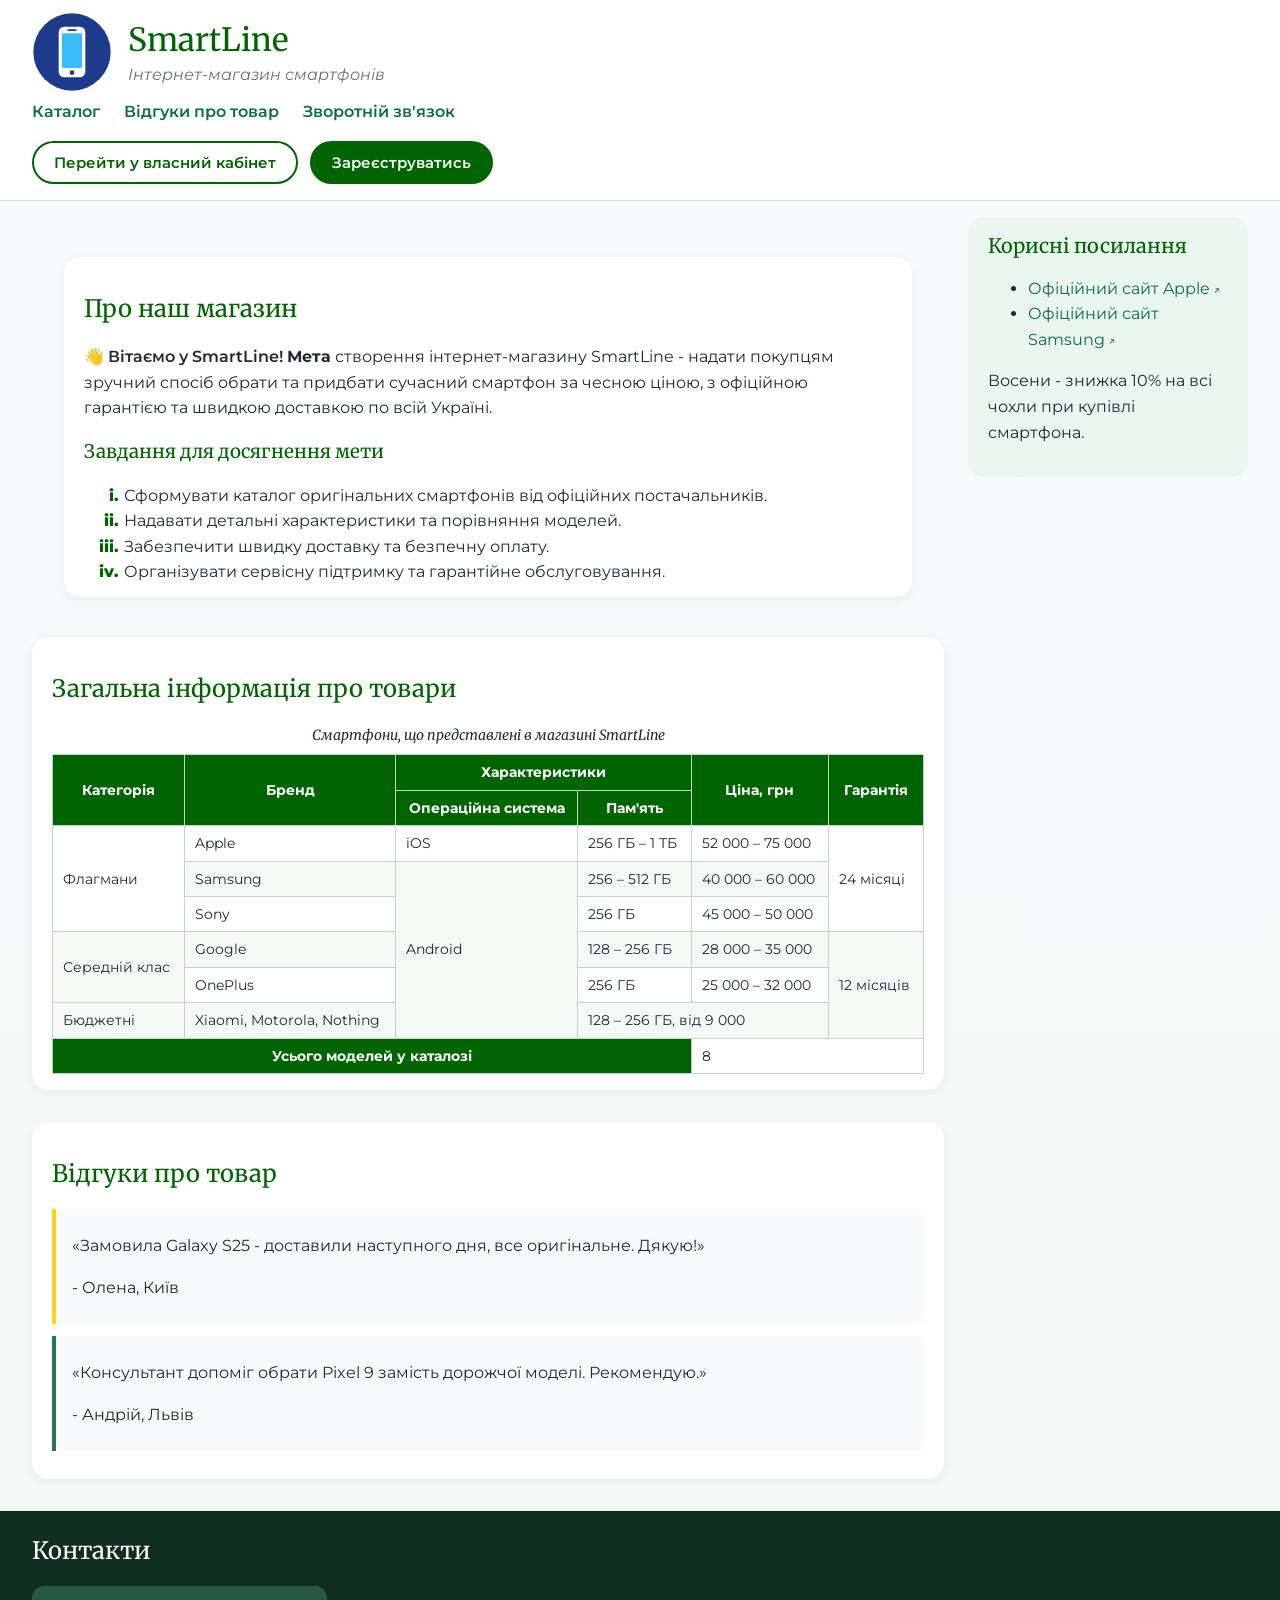
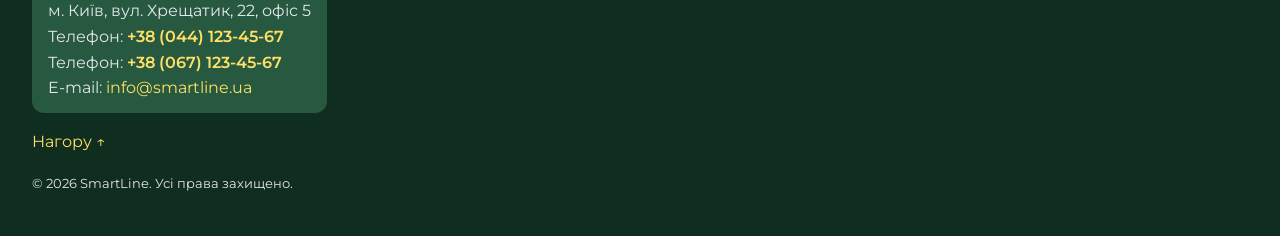
<file: lab5/index.html>
<!DOCTYPE html>
<html lang="uk">
<head>
  <meta charset="UTF-8">
  <meta name="viewport" content="width=device-width, initial-scale=1.0">
  <meta name="description" content="SmartLine - інтернет-магазин смартфонів: флагмани, середній клас та бюджетні моделі з офіційною гарантією.">
  <meta name="keywords" content="смартфони, телефони, інтернет-магазин, iPhone, Samsung, Xiaomi">
  <meta name="author" content="SmartLine">
  <title>SmartLine - Головна сторінка</title>
  <link rel="preconnect" href="https://fonts.googleapis.com">
  <link rel="preconnect" href="https://fonts.gstatic.com" crossorigin>
  <!-- шрифти завантажуються асинхронно і не блокують першу відрисовку -->
  <link rel="stylesheet" href="https://fonts.googleapis.com/css2?family=Montserrat:wght@400;600;800&family=Merriweather:ital,wght@0,400;1,400&display=optional" media="print" onload="this.media='all'">
  <noscript><link rel="stylesheet" href="https://fonts.googleapis.com/css2?family=Montserrat:wght@400;600;800&family=Merriweather:ital,wght@0,400;1,400&display=optional"></noscript>
  <link rel="stylesheet" href="css/style.css">
  <link rel="stylesheet" href="css/adaptive.css">
  <link rel="icon" href="images/logo.svg" type="image/svg+xml">
  <style>
    /* Внутрішня таблиця стилів: стилі, специфічні лише для головної сторінки */
    .page-home .goal::before {
      content: "👋 Вітаємо у SmartLine! ";
      font-weight: 600;
    }
    .page-home #reviews blockquote + blockquote {
      border-left-color: hsl(152, 60%, 30%);
    }
  </style>
  <script src="js/script.js" defer></script>
</head>
<body class="page-home">

  <header id="top" class="site-header">
    <img class="logo" src="images/logo.svg" alt="Логотип SmartLine" width="80" height="80">
    <h1>SmartLine</h1>
    <p><i>Інтернет-магазин смартфонів</i></p>

    <nav id="main-nav">
      <ul>
        <li><a href="catalog.html" title="Перейти до каталогу смартфонів" accesskey="k">Каталог</a></li>
        <li><a href="#reviews" title="Перейти до розділу з відгуками">Відгуки про товар</a></li>
        <li><a href="feedback.html" title="Написати нам">Зворотній зв'язок</a></li>
      </ul>
    </nav>

    <button type="button" class="btn btn-ghost" title="Вхід до особистого кабінету">Перейти у власний кабінет</button>
    <button type="button" class="btn btn-primary" title="Створити новий акаунт">Зареєструватись</button>
  </header>
  <script>
    /* відступ під шапку виставляється до першої відрисовки, щоб уникнути зсуву макета (CLS) */
    (function () {
      var header = document.querySelector(".site-header");
      var nav = document.getElementById("main-nav");
      var narrow = Math.min(window.innerWidth, screen.width) <= 768;
      nav.classList.add(narrow ? "nav--vertical" : "nav--horizontal");
      header.classList.toggle("has-vertical-nav", narrow);
      document.body.style.setProperty("--header-h", header.offsetHeight + "px");
    })();
  </script>


  <main>

    <article id="about" class="card">
      <h2>Про наш магазин</h2>
      <p class="goal">
        <b>Мета</b> створення інтернет-магазину SmartLine - надати покупцям зручний
        спосіб обрати та придбати сучасний смартфон за чесною ціною, з офіційною
        гарантією та швидкою доставкою по всій Україні.
      </p>

      <h3>Завдання для досягнення мети</h3>
      <ol type="i">
        <li>Сформувати каталог оригінальних смартфонів від офіційних постачальників.</li>
        <li>Надавати детальні характеристики та порівняння моделей.</li>
        <li>Забезпечити швидку доставку та безпечну оплату.</li>
        <li>Організувати сервісну підтримку та гарантійне обслуговування.</li>
      </ol>

      <p>
        <span class="slogan">Кожен смартфон у нашому магазині</span>
        <i>проходить перевірку</i> перед відправленням,
        <b>має офіційну гарантію</b> та
        <em>може бути повернений протягом 14 днів</em>, якщо він вам
        <u>не підійшов</u>.
      </p>
    </article>

    <section id="products" class="card">
      <h2>Загальна інформація про товари</h2>

      <table>
        <caption>Смартфони, що представлені в магазині SmartLine</caption>
        <thead>
          <tr>
            <th scope="col" rowspan="2">Категорія</th>
            <th scope="col" rowspan="2">Бренд</th>
            <th scope="colgroup" colspan="2">Характеристики</th>
            <th scope="col" rowspan="2">Ціна, грн</th>
            <th scope="col" rowspan="2">Гарантія</th>
          </tr>
          <tr>
            <th scope="col">Операційна система</th>
            <th scope="col">Пам'ять</th>
          </tr>
        </thead>
        <tbody>
          <tr>
            <td rowspan="3">Флагмани</td>
            <td>Apple</td>
            <td>iOS</td>
            <td>256 ГБ – 1 ТБ</td>
            <td>52 000 – 75 000</td>
            <td rowspan="3">24 місяці</td>
          </tr>
          <tr>
            <td>Samsung</td>
            <td rowspan="5">Android</td>
            <td>256 – 512 ГБ</td>
            <td>40 000 – 60 000</td>
          </tr>
          <tr>
            <td>Sony</td>
            <td>256 ГБ</td>
            <td>45 000 – 50 000</td>
          </tr>
          <tr>
            <td rowspan="2">Середній клас</td>
            <td>Google</td>
            <td>128 – 256 ГБ</td>
            <td>28 000 – 35 000</td>
            <td rowspan="3">12 місяців</td>
          </tr>
          <tr>
            <td>OnePlus</td>
            <td>256 ГБ</td>
            <td>25 000 – 32 000</td>
          </tr>
          <tr>
            <td>Бюджетні</td>
            <td>Xiaomi, Motorola, Nothing</td>
            <td colspan="2">128 – 256 ГБ, від 9 000</td>
          </tr>
        </tbody>
        <tfoot>
          <tr>
            <th scope="row" colspan="4">Усього моделей у каталозі</th>
            <td colspan="2">8</td>
          </tr>
        </tfoot>
      </table>
    </section>

    <section id="reviews" class="card">
      <h2>Відгуки про товар</h2>
      <blockquote>
        <p>«Замовила Galaxy S25 - доставили наступного дня, все оригінальне. Дякую!»</p>
        <p>- Олена, Київ</p>
      </blockquote>
      <blockquote>
        <p>«Консультант допоміг обрати Pixel 9 замість дорожчої моделі. Рекомендую.»</p>
        <p>- Андрій, Львів</p>
      </blockquote>
      <p hidden>Цей відгук очікує модерації.</p>
    </section>

  </main>

  <aside>
    <h2>Корисні посилання</h2>
    <ul>
      <li><a href="https://www.apple.com/ua/" target="_blank" rel="noopener noreferrer">Офіційний сайт Apple</a></li>
      <li><a href="https://www.samsung.com/ua/" target="_blank" rel="noopener noreferrer">Офіційний сайт Samsung</a></li>
    </ul>
    <p data-promo="autumn-2026">Восени - знижка 10% на всі чохли при купівлі смартфона.</p>
  </aside>

  <footer id="contacts">
    <h2>Контакти</h2>
    <address tabindex="0" title="Виділіть текст адреси">
      м. Київ, вул. Хрещатик, 22, офіс 5<br>
      Телефон: <a href="tel:+380441234567">+38&nbsp;(044)&nbsp;123&#8209;45&#8209;67</a><br>
      Телефон: <a href="tel:+380671234567">+38&nbsp;(067)&nbsp;123&#8209;45&#8209;67</a><br>
      E-mail: <a href="mailto:info@smartline.ua">info@smartline.ua</a>
    </address>
    <p><a href="#top">Нагору &#8593;</a></p>
    <p><small>&copy; 2026 SmartLine. Усі права захищено.</small></p>
  </footer>

</body>
</html>
</file>
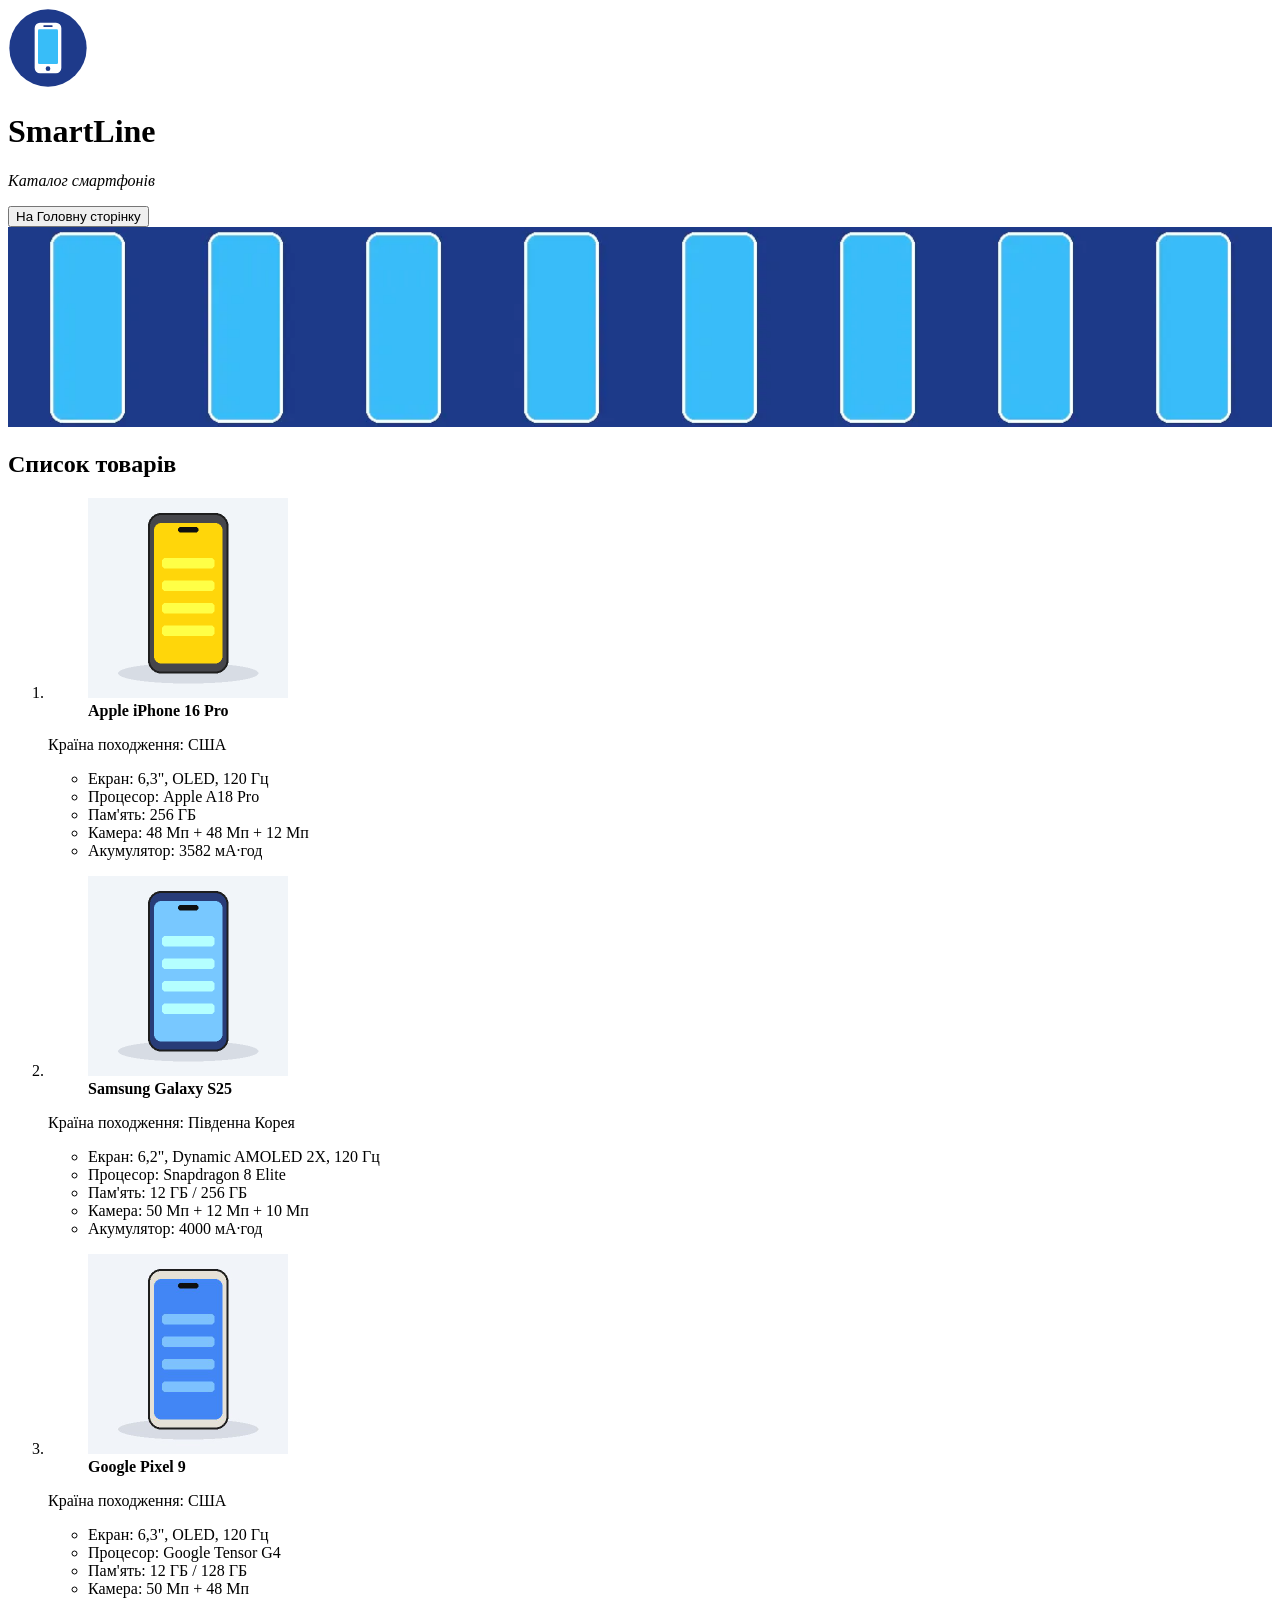
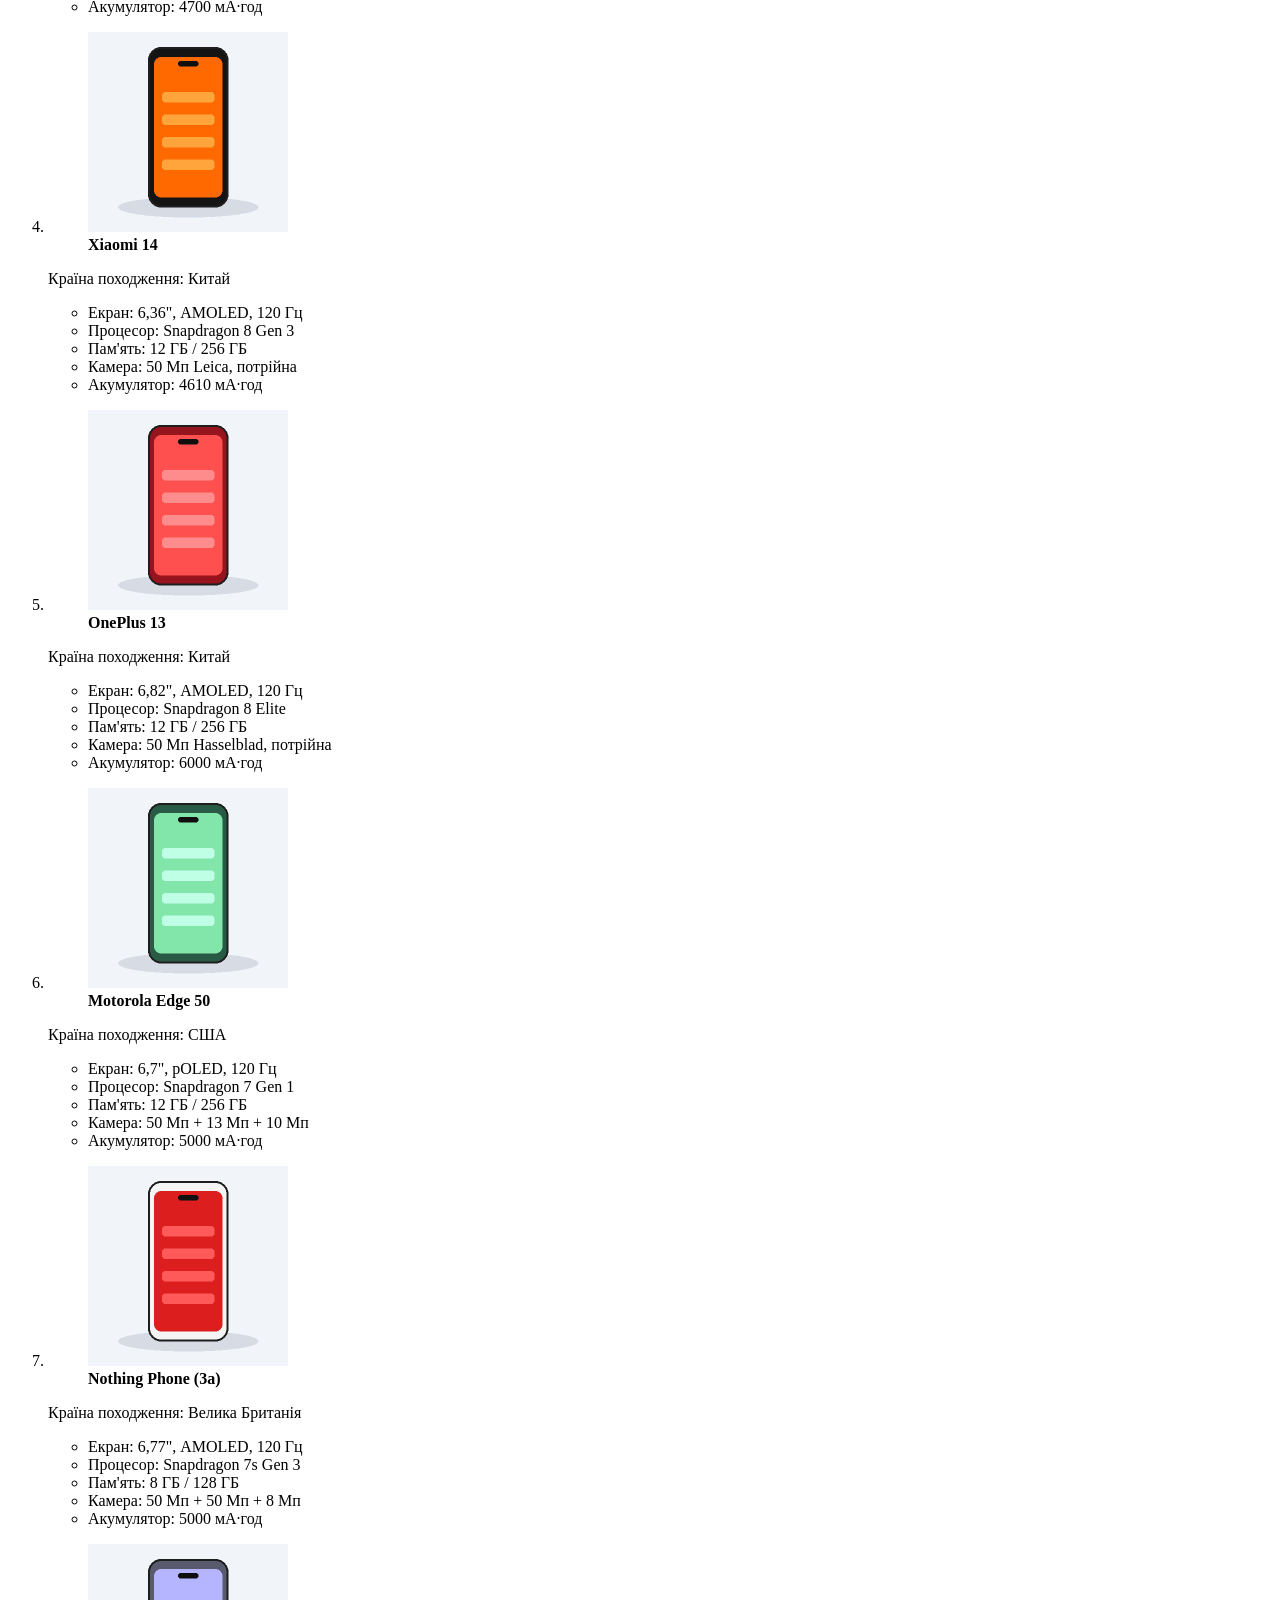
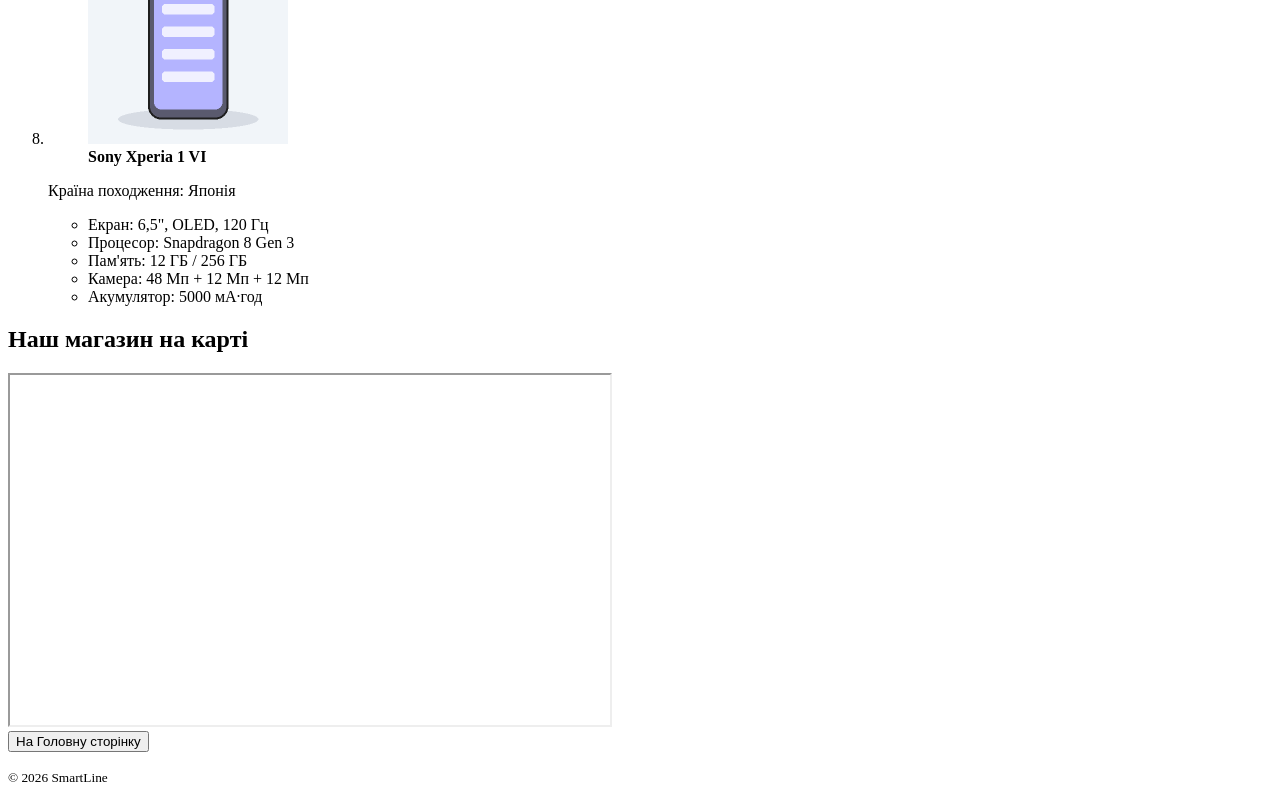
<file: lab1/catalog.html>
<!DOCTYPE html>
<html lang="uk">
<head>
  <meta charset="UTF-8">
  <meta name="viewport" content="width=device-width, initial-scale=1.0">
  <meta name="description" content="Каталог смартфонів інтернет-магазину SmartLine.">
  <title>SmartLine - Каталог</title>
  <link rel="icon" href="images/logo.svg" type="image/svg+xml">
</head>
<body>

  <header>
    <img src="images/logo.svg" alt="Логотип SmartLine" width="80" height="80">
    <h1>SmartLine</h1>
    <p><i>Каталог смартфонів</i></p>
    <form action="index.html" method="get">
      <button type="submit">На Головну сторінку</button>
    </form>
  </header>

  <picture>
    <source media="(min-width: 800px)" srcset="images/banner-wide.webp" type="image/webp">
    <source srcset="images/banner-narrow.webp" type="image/webp">
    <img src="images/banner-wide.jpg" alt="Банер: нові смартфони осені 2026" style="width:100%; max-height:200px; object-fit:cover;">
  </picture>

  <main>
    <h2>Список товарів</h2>

    <ol>
      <li>
        <article>
          <figure>
            <img src="images/iphone-16-pro.png" alt="Смартфон Apple iPhone 16 Pro" width="200" height="200">
            <figcaption><b>Apple iPhone 16 Pro</b></figcaption>
          </figure>
          <p>Країна походження: США</p>
          <ul>
            <li>Екран: 6,3", OLED, 120 Гц</li>
            <li>Процесор: Apple A18 Pro</li>
            <li>Пам'ять: 256 ГБ</li>
            <li>Камера: 48 Мп + 48 Мп + 12 Мп</li>
            <li>Акумулятор: 3582 мА·год</li>
          </ul>
        </article>
      </li>

      <li>
        <article>
          <figure>
            <img src="images/galaxy-s25.png" alt="Смартфон Samsung Galaxy S25" width="200" height="200">
            <figcaption><b>Samsung Galaxy S25</b></figcaption>
          </figure>
          <p>Країна походження: Південна Корея</p>
          <ul>
            <li>Екран: 6,2", Dynamic AMOLED 2X, 120 Гц</li>
            <li>Процесор: Snapdragon 8 Elite</li>
            <li>Пам'ять: 12 ГБ / 256 ГБ</li>
            <li>Камера: 50 Мп + 12 Мп + 10 Мп</li>
            <li>Акумулятор: 4000 мА·год</li>
          </ul>
        </article>
      </li>

      <li>
        <article>
          <figure>
            <img src="images/pixel-9.jpg" alt="Смартфон Google Pixel 9" width="200" height="200">
            <figcaption><b>Google Pixel 9</b></figcaption>
          </figure>
          <p>Країна походження: США</p>
          <ul>
            <li>Екран: 6,3", OLED, 120 Гц</li>
            <li>Процесор: Google Tensor G4</li>
            <li>Пам'ять: 12 ГБ / 128 ГБ</li>
            <li>Камера: 50 Мп + 48 Мп</li>
            <li>Акумулятор: 4700 мА·год</li>
          </ul>
        </article>
      </li>

      <li>
        <article>
          <figure>
            <img src="images/xiaomi-14.jpg" alt="Смартфон Xiaomi 14" width="200" height="200">
            <figcaption><b>Xiaomi 14</b></figcaption>
          </figure>
          <p>Країна походження: Китай</p>
          <ul>
            <li>Екран: 6,36", AMOLED, 120 Гц</li>
            <li>Процесор: Snapdragon 8 Gen 3</li>
            <li>Пам'ять: 12 ГБ / 256 ГБ</li>
            <li>Камера: 50 Мп Leica, потрійна</li>
            <li>Акумулятор: 4610 мА·год</li>
          </ul>
        </article>
      </li>

      <li>
        <article>
          <figure>
            <img src="images/oneplus-13.png" alt="Смартфон OnePlus 13" width="200" height="200">
            <figcaption><b>OnePlus 13</b></figcaption>
          </figure>
          <p>Країна походження: Китай</p>
          <ul>
            <li>Екран: 6,82", AMOLED, 120 Гц</li>
            <li>Процесор: Snapdragon 8 Elite</li>
            <li>Пам'ять: 12 ГБ / 256 ГБ</li>
            <li>Камера: 50 Мп Hasselblad, потрійна</li>
            <li>Акумулятор: 6000 мА·год</li>
          </ul>
        </article>
      </li>

      <li>
        <article>
          <figure>
            <img src="images/motorola-edge-50.png" alt="Смартфон Motorola Edge 50" width="200" height="200">
            <figcaption><b>Motorola Edge 50</b></figcaption>
          </figure>
          <p>Країна походження: США</p>
          <ul>
            <li>Екран: 6,7", pOLED, 120 Гц</li>
            <li>Процесор: Snapdragon 7 Gen 1</li>
            <li>Пам'ять: 12 ГБ / 256 ГБ</li>
            <li>Камера: 50 Мп + 13 Мп + 10 Мп</li>
            <li>Акумулятор: 5000 мА·год</li>
          </ul>
        </article>
      </li>

      <li>
        <article>
          <figure>
            <img src="images/nothing-phone-3a.png" alt="Смартфон Nothing Phone (3a)" width="200" height="200">
            <figcaption><b>Nothing Phone (3a)</b></figcaption>
          </figure>
          <p>Країна походження: Велика Британія</p>
          <ul>
            <li>Екран: 6,77", AMOLED, 120 Гц</li>
            <li>Процесор: Snapdragon 7s Gen 3</li>
            <li>Пам'ять: 8 ГБ / 128 ГБ</li>
            <li>Камера: 50 Мп + 50 Мп + 8 Мп</li>
            <li>Акумулятор: 5000 мА·год</li>
          </ul>
        </article>
      </li>

      <li>
        <article>
          <figure>
            <img src="images/sony-xperia-1.png" alt="Смартфон Sony Xperia 1 VI" width="200" height="200">
            <figcaption><b>Sony Xperia 1 VI</b></figcaption>
          </figure>
          <p>Країна походження: Японія</p>
          <ul>
            <li>Екран: 6,5", OLED, 120 Гц</li>
            <li>Процесор: Snapdragon 8 Gen 3</li>
            <li>Пам'ять: 12 ГБ / 256 ГБ</li>
            <li>Камера: 48 Мп + 12 Мп + 12 Мп</li>
            <li>Акумулятор: 5000 мА·год</li>
          </ul>
        </article>
      </li>
    </ol>

    <section>
      <h2>Наш магазин на карті</h2>
      <iframe
        src="https://www.openstreetmap.org/export/embed.html?bbox=30.515%2C50.443%2C30.530%2C50.452&amp;layer=mapnik&amp;marker=50.4475%2C30.5225"
        width="600" height="350" title="Карта: SmartLine, Київ, вул. Хрещатик, 22" loading="lazy"></iframe>
    </section>
  </main>

  <footer>
    <form action="index.html" method="get">
      <button type="submit">На Головну сторінку</button>
    </form>
    <p><small>&copy; 2026 SmartLine</small></p>
  </footer>

</body>
</html>
</file>
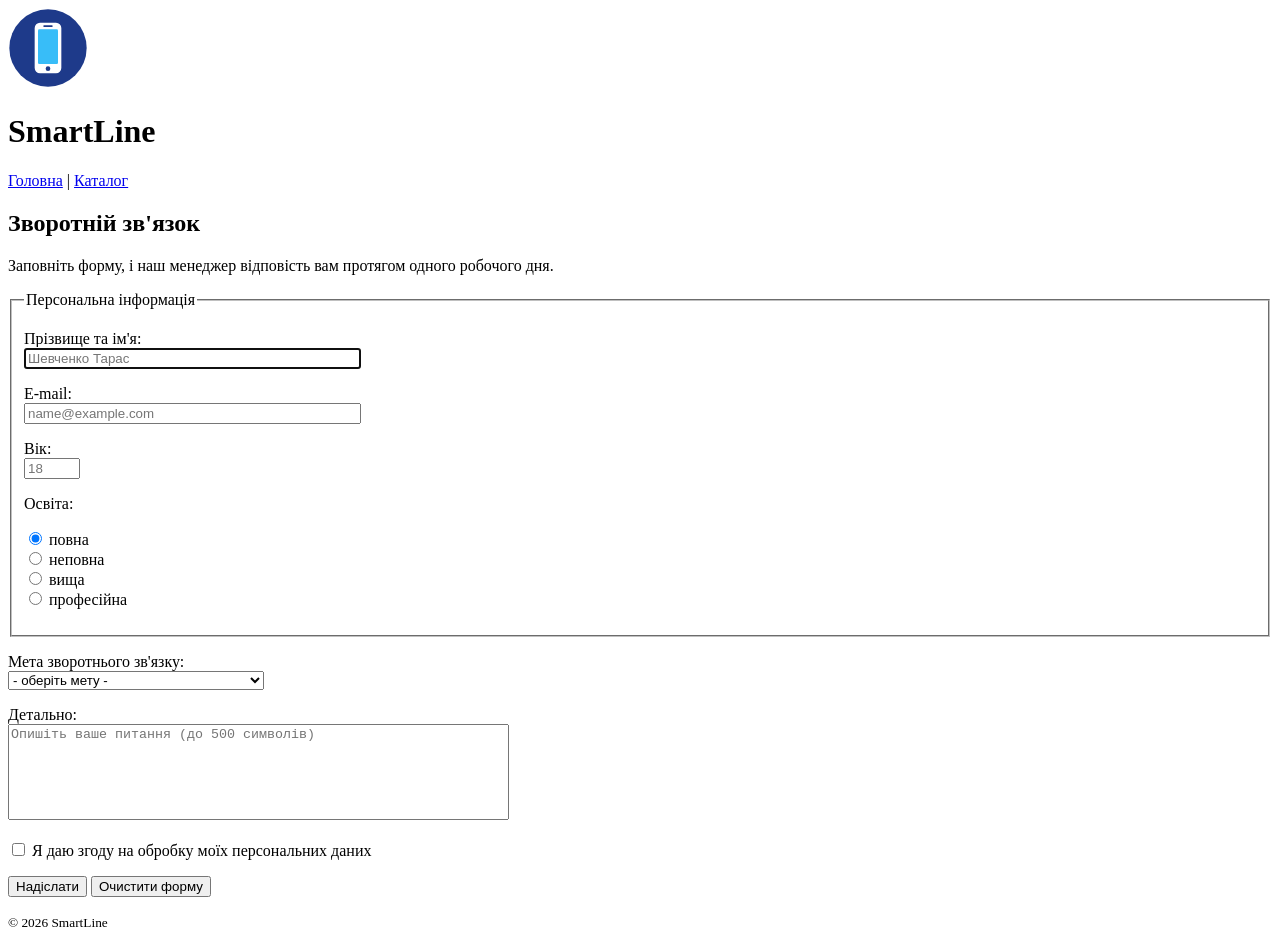
<file: lab1/feedback.html>
<!DOCTYPE html>
<html lang="uk">
<head>
  <meta charset="UTF-8">
  <meta name="viewport" content="width=device-width, initial-scale=1.0">
  <meta name="description" content="Форма зворотного зв'язку інтернет-магазину SmartLine.">
  <title>SmartLine - Зворотній зв'язок</title>
  <link rel="icon" href="images/logo.svg" type="image/svg+xml">
</head>
<body>

  <header>
    <img src="images/logo.svg" alt="Логотип SmartLine" width="80" height="80">
    <h1>SmartLine</h1>
    <nav>
      <a href="index.html">Головна</a> |
      <a href="catalog.html">Каталог</a>
    </nav>
  </header>

  <main>
    <h2>Зворотній зв'язок</h2>
    <p>Заповніть форму, і наш менеджер відповість вам протягом одного робочого дня.</p>

    <form action="#" method="post" name="feedback">

      <fieldset>
        <legend>Персональна інформація</legend>

        <p>
          <label for="fullname">Прізвище та ім'я:</label><br>
          <input type="text" id="fullname" name="fullname" placeholder="Шевченко Тарас" size="40" maxlength="60" required autofocus>
        </p>

        <p>
          <label for="email">E-mail:</label><br>
          <input type="email" id="email" name="email" placeholder="name@example.com" size="40" required>
        </p>

        <p>
          <label for="age">Вік:</label><br>
          <input type="number" id="age" name="age" min="14" max="100" step="1" placeholder="18">
        </p>

        <p>Освіта:</p>
        <p>
          <input type="radio" id="edu-full" name="education" value="full" checked>
          <label for="edu-full">повна</label><br>
          <input type="radio" id="edu-incomplete" name="education" value="incomplete">
          <label for="edu-incomplete">неповна</label><br>
          <input type="radio" id="edu-higher" name="education" value="higher">
          <label for="edu-higher">вища</label><br>
          <input type="radio" id="edu-professional" name="education" value="professional">
          <label for="edu-professional">професійна</label>
        </p>
      </fieldset>

      <p>
        <label for="purpose">Мета зворотнього зв'язку:</label><br>
        <select id="purpose" name="purpose" required>
          <option value="" disabled selected>- оберіть мету -</option>
          <option value="cooperation">співпраця</option>
          <option value="copyright">скарга на порушення права власності</option>
          <option value="proposal">пропозиція</option>
          <option value="error">наявність помилки</option>
        </select>
      </p>

      <p>
        <label for="details">Детально:</label><br>
        <textarea id="details" name="details" rows="6" cols="60" maxlength="500" placeholder="Опишіть ваше питання (до 500 символів)" style="resize:none;"></textarea>
      </p>

      <p>
        <input type="checkbox" id="consent" name="consent" value="yes" required>
        <label for="consent">Я даю згоду на обробку моїх персональних даних</label>
      </p>

      <p>
        <button type="submit">Надіслати</button>
        <button type="reset">Очистити форму</button>
      </p>

    </form>
  </main>

  <footer>
    <p><small>&copy; 2026 SmartLine</small></p>
  </footer>

</body>
</html>
</file>
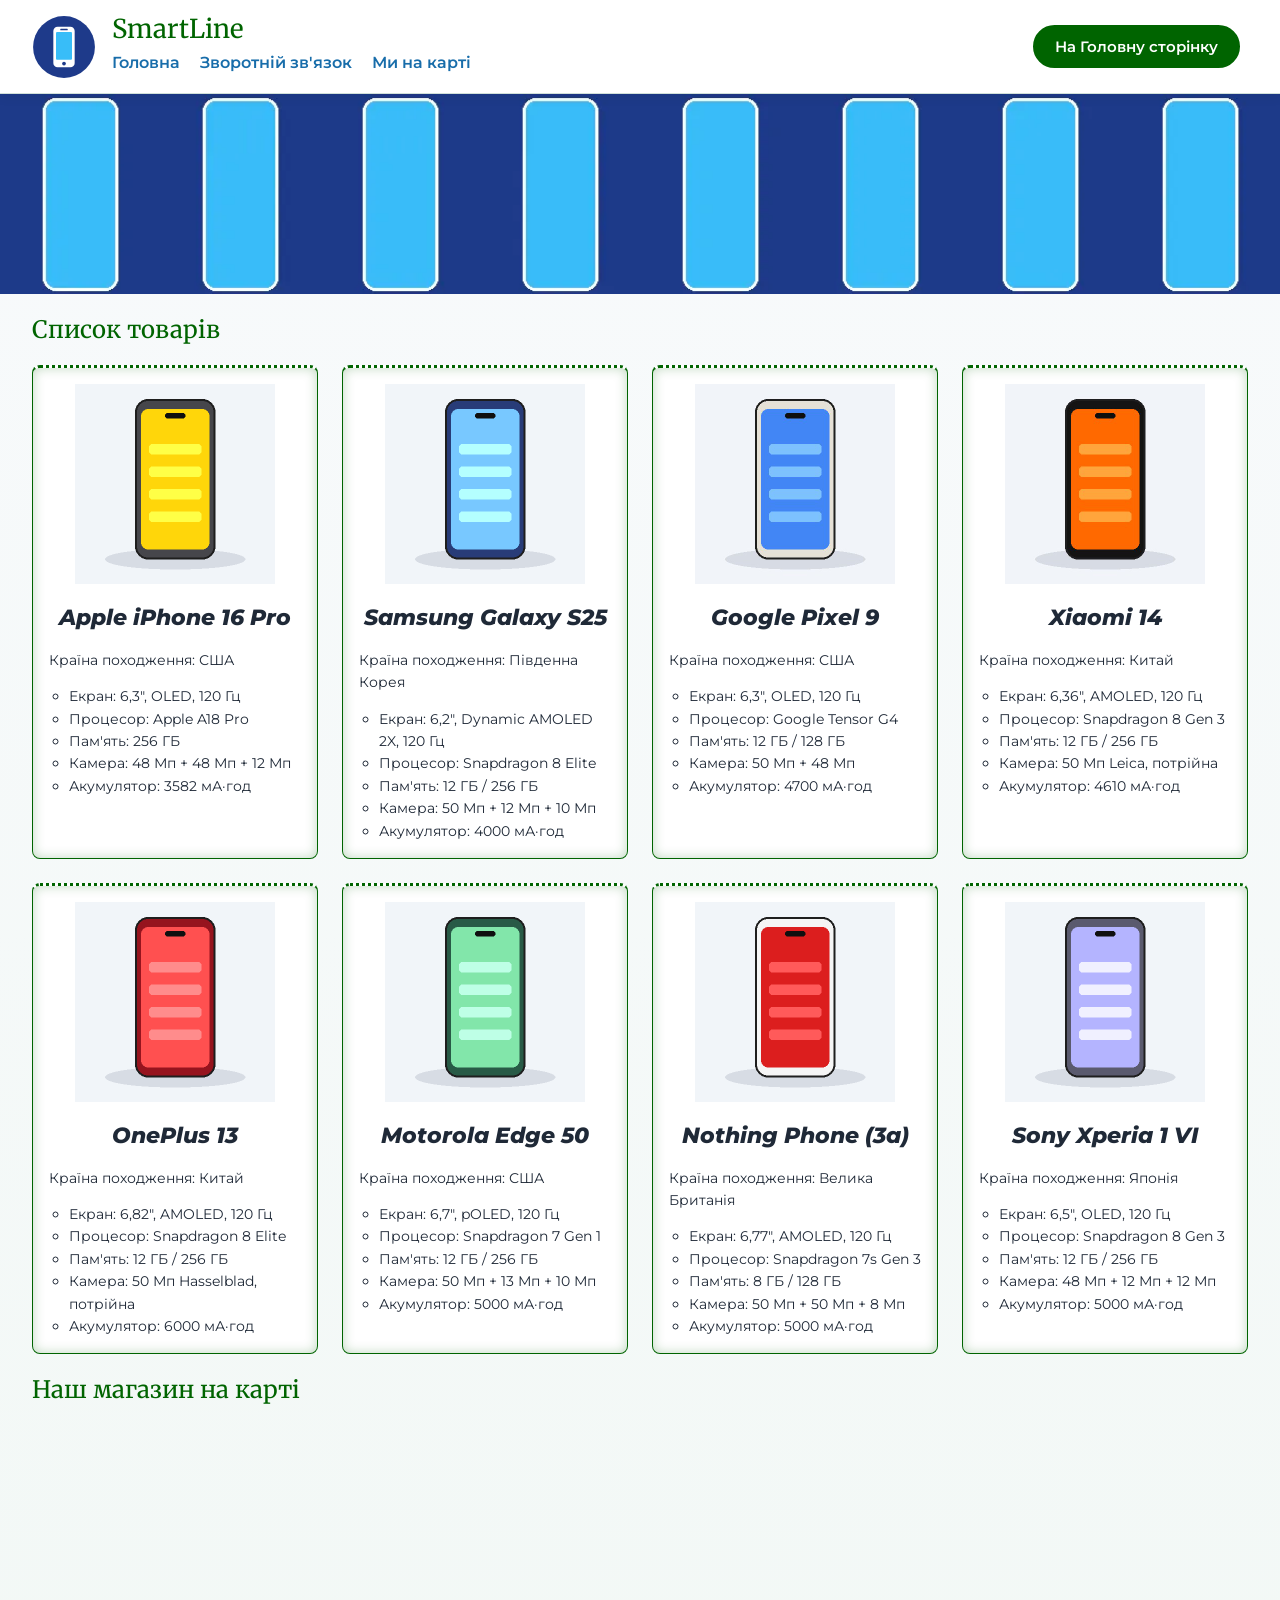
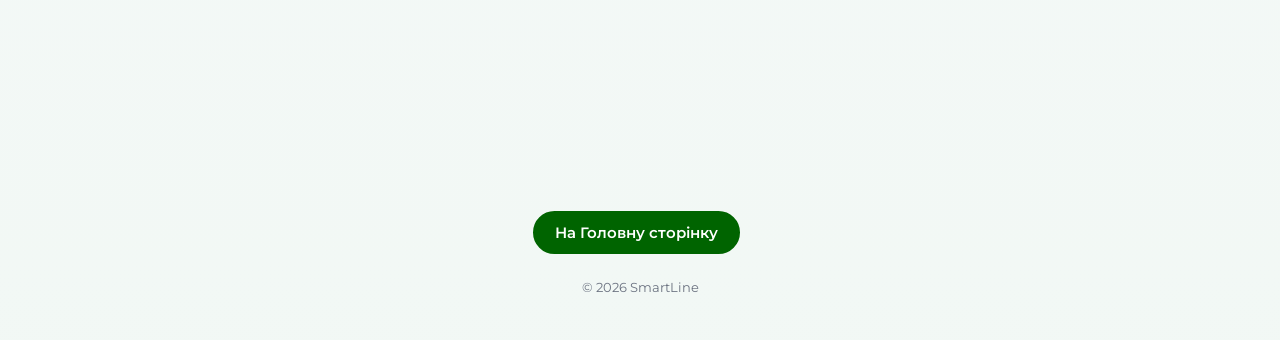
<file: lab2/catalog.html>
<!DOCTYPE html>
<html lang="uk">
<head>
  <meta charset="UTF-8">
  <meta name="viewport" content="width=device-width, initial-scale=1.0">
  <meta name="description" content="Каталог смартфонів інтернет-магазину SmartLine.">
  <title>SmartLine - Каталог</title>
  <link rel="preconnect" href="https://fonts.googleapis.com">
  <link rel="stylesheet" href="https://fonts.googleapis.com/css2?family=Montserrat:wght@400;600;800&family=Merriweather:ital,wght@0,400;1,400&display=swap">
  <link rel="stylesheet" href="css/style.css">
  <link rel="icon" href="images/logo.svg" type="image/svg+xml">
  <style>
    /* Внутрішня таблиця стилів сторінки «Каталог» */
    .page-catalog { padding-top: 94px; } /* місце під фіксовану шапку */
  </style>
</head>
<body class="page-catalog">

  <header class="site-header site-header--fixed">
    <img class="logo" src="images/logo.svg" alt="Логотип SmartLine" width="80" height="80">
    <h1>SmartLine</h1>
    <p><i>Каталог смартфонів</i></p>
    <nav class="catalog-nav">
      <a href="index.html">Головна</a>
      <a href="feedback.html">Зворотній зв'язок</a>
      <a href="#map">Ми на карті</a>
    </nav>
    <form action="index.html" method="get">
      <button type="submit" class="btn btn-primary">На Головну сторінку</button>
    </form>
  </header>

  <picture>
    <source media="(min-width: 800px)" srcset="images/banner-wide.webp" type="image/webp">
    <source srcset="images/banner-narrow.webp" type="image/webp">
    <img src="images/banner-wide.jpg" alt="Банер: нові смартфони осені 2026" style="width:100%; max-height:200px; object-fit:cover;">
  </picture>

  <main>
    <h2>Список товарів</h2>

    <ol class="products">
      <li>
        <article class="product">
          <figure>
            <img src="images/iphone-16-pro.png" alt="Смартфон Apple iPhone 16 Pro" width="200" height="200">
            <figcaption><b>Apple iPhone 16 Pro</b></figcaption>
          </figure>
          <p>Країна походження: США</p>
          <ul>
            <li>Екран: 6,3", OLED, 120 Гц</li>
            <li>Процесор: Apple A18 Pro</li>
            <li>Пам'ять: 256 ГБ</li>
            <li>Камера: 48 Мп + 48 Мп + 12 Мп</li>
            <li>Акумулятор: 3582 мА·год</li>
          </ul>
        </article>
      </li>

      <li>
        <article class="product">
          <figure>
            <img src="images/galaxy-s25.png" alt="Смартфон Samsung Galaxy S25" width="200" height="200">
            <figcaption><b>Samsung Galaxy S25</b></figcaption>
          </figure>
          <p>Країна походження: Південна Корея</p>
          <ul>
            <li>Екран: 6,2", Dynamic AMOLED 2X, 120 Гц</li>
            <li>Процесор: Snapdragon 8 Elite</li>
            <li>Пам'ять: 12 ГБ / 256 ГБ</li>
            <li>Камера: 50 Мп + 12 Мп + 10 Мп</li>
            <li>Акумулятор: 4000 мА·год</li>
          </ul>
        </article>
      </li>

      <li>
        <article class="product">
          <figure>
            <img src="images/pixel-9.jpg" alt="Смартфон Google Pixel 9" width="200" height="200">
            <figcaption><b>Google Pixel 9</b></figcaption>
          </figure>
          <p>Країна походження: США</p>
          <ul>
            <li>Екран: 6,3", OLED, 120 Гц</li>
            <li>Процесор: Google Tensor G4</li>
            <li>Пам'ять: 12 ГБ / 128 ГБ</li>
            <li>Камера: 50 Мп + 48 Мп</li>
            <li>Акумулятор: 4700 мА·год</li>
          </ul>
        </article>
      </li>

      <li>
        <article class="product">
          <figure>
            <img src="images/xiaomi-14.jpg" alt="Смартфон Xiaomi 14" width="200" height="200">
            <figcaption><b>Xiaomi 14</b></figcaption>
          </figure>
          <p>Країна походження: Китай</p>
          <ul>
            <li>Екран: 6,36", AMOLED, 120 Гц</li>
            <li>Процесор: Snapdragon 8 Gen 3</li>
            <li>Пам'ять: 12 ГБ / 256 ГБ</li>
            <li>Камера: 50 Мп Leica, потрійна</li>
            <li>Акумулятор: 4610 мА·год</li>
          </ul>
        </article>
      </li>

      <li>
        <article class="product">
          <figure>
            <img src="images/oneplus-13.png" alt="Смартфон OnePlus 13" width="200" height="200">
            <figcaption><b>OnePlus 13</b></figcaption>
          </figure>
          <p>Країна походження: Китай</p>
          <ul>
            <li>Екран: 6,82", AMOLED, 120 Гц</li>
            <li>Процесор: Snapdragon 8 Elite</li>
            <li>Пам'ять: 12 ГБ / 256 ГБ</li>
            <li>Камера: 50 Мп Hasselblad, потрійна</li>
            <li>Акумулятор: 6000 мА·год</li>
          </ul>
        </article>
      </li>

      <li>
        <article class="product">
          <figure>
            <img src="images/motorola-edge-50.png" alt="Смартфон Motorola Edge 50" width="200" height="200">
            <figcaption><b>Motorola Edge 50</b></figcaption>
          </figure>
          <p>Країна походження: США</p>
          <ul>
            <li>Екран: 6,7", pOLED, 120 Гц</li>
            <li>Процесор: Snapdragon 7 Gen 1</li>
            <li>Пам'ять: 12 ГБ / 256 ГБ</li>
            <li>Камера: 50 Мп + 13 Мп + 10 Мп</li>
            <li>Акумулятор: 5000 мА·год</li>
          </ul>
        </article>
      </li>

      <li>
        <article class="product">
          <figure>
            <img src="images/nothing-phone-3a.png" alt="Смартфон Nothing Phone (3a)" width="200" height="200">
            <figcaption><b>Nothing Phone (3a)</b></figcaption>
          </figure>
          <p>Країна походження: Велика Британія</p>
          <ul>
            <li>Екран: 6,77", AMOLED, 120 Гц</li>
            <li>Процесор: Snapdragon 7s Gen 3</li>
            <li>Пам'ять: 8 ГБ / 128 ГБ</li>
            <li>Камера: 50 Мп + 50 Мп + 8 Мп</li>
            <li>Акумулятор: 5000 мА·год</li>
          </ul>
        </article>
      </li>

      <li>
        <article class="product">
          <figure>
            <img src="images/sony-xperia-1.png" alt="Смартфон Sony Xperia 1 VI" width="200" height="200">
            <figcaption><b>Sony Xperia 1 VI</b></figcaption>
          </figure>
          <p>Країна походження: Японія</p>
          <ul>
            <li>Екран: 6,5", OLED, 120 Гц</li>
            <li>Процесор: Snapdragon 8 Gen 3</li>
            <li>Пам'ять: 12 ГБ / 256 ГБ</li>
            <li>Камера: 48 Мп + 12 Мп + 12 Мп</li>
            <li>Акумулятор: 5000 мА·год</li>
          </ul>
        </article>
      </li>
    </ol>

    <section id="map">
      <h2>Наш магазин на карті</h2>
      <iframe
        src="https://www.openstreetmap.org/export/embed.html?bbox=30.515%2C50.443%2C30.530%2C50.452&amp;layer=mapnik&amp;marker=50.4475%2C30.5225"
        width="600" height="350" title="Карта: SmartLine, Київ, вул. Хрещатик, 22" loading="lazy"></iframe>
    </section>
  </main>

  <footer>
    <form action="index.html" method="get">
      <button type="submit" class="btn btn-primary">На Головну сторінку</button>
    </form>
    <p><small>&copy; 2026 SmartLine</small></p>
  </footer>

</body>
</html>
</file>
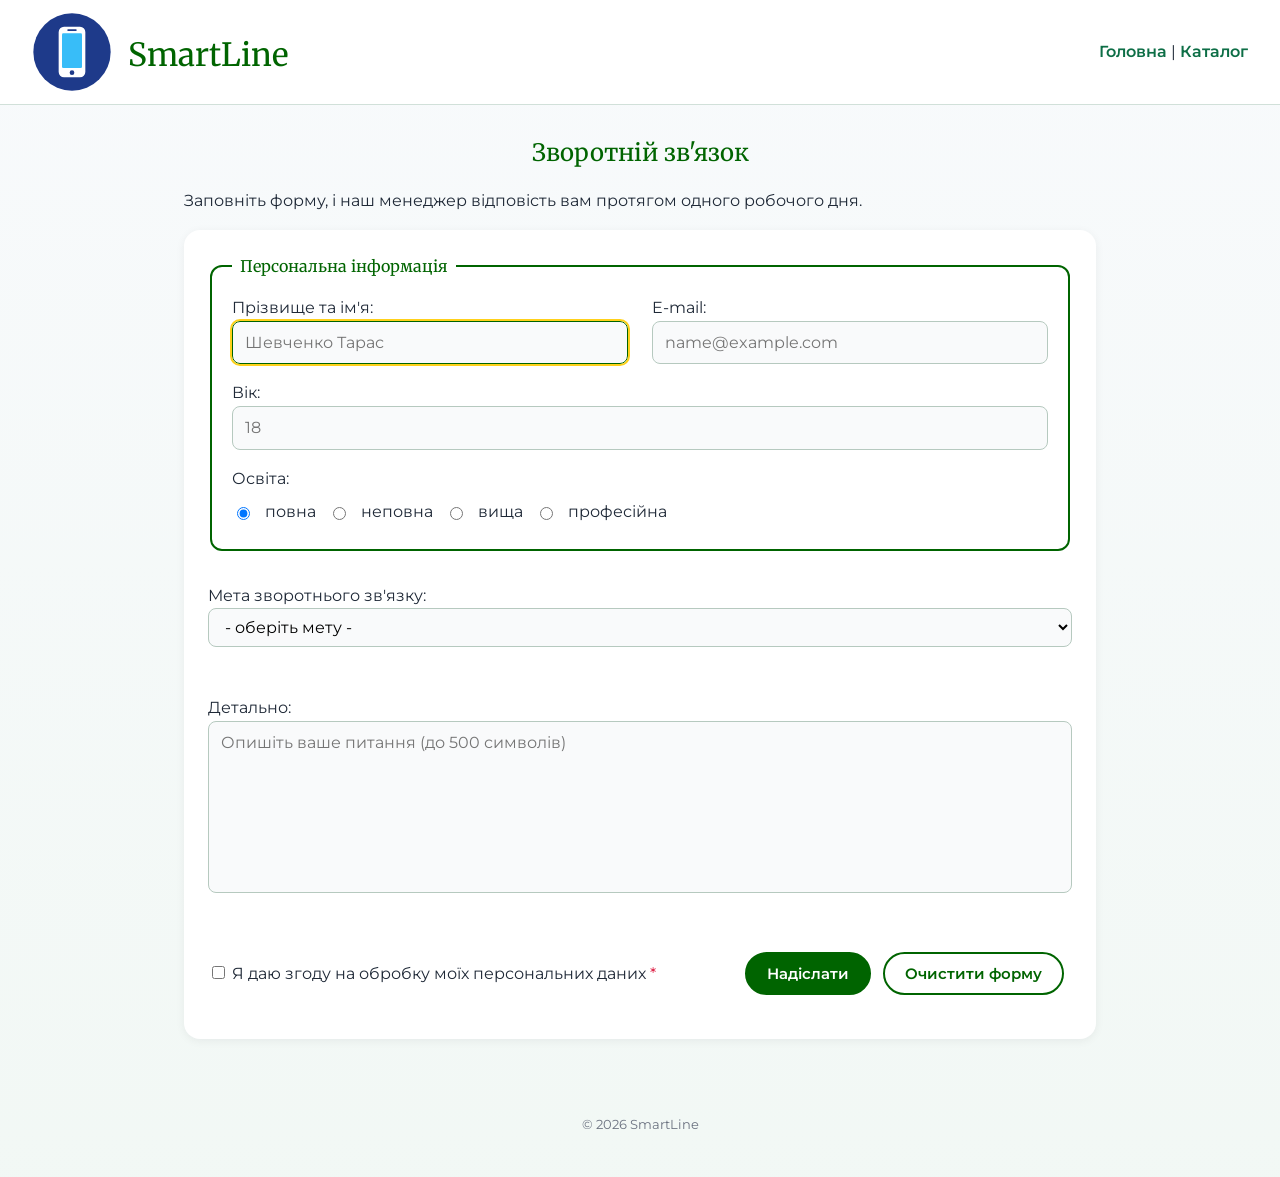
<file: lab2/feedback.html>
<!DOCTYPE html>
<html lang="uk">
<head>
  <meta charset="UTF-8">
  <meta name="viewport" content="width=device-width, initial-scale=1.0">
  <meta name="description" content="Форма зворотного зв'язку інтернет-магазину SmartLine.">
  <title>SmartLine - Зворотній зв'язок</title>
  <link rel="preconnect" href="https://fonts.googleapis.com">
  <link rel="stylesheet" href="https://fonts.googleapis.com/css2?family=Montserrat:wght@400;600;800&family=Merriweather:ital,wght@0,400;1,400&display=swap">
  <link rel="stylesheet" href="css/style.css">
  <link rel="icon" href="images/logo.svg" type="image/svg+xml">
  <style>
    /* Внутрішня таблиця стилів сторінки «Зворотній зв'язок» */
    .page-feedback main > h2 { text-align: center; }
  </style>
</head>
<body class="page-feedback">

  <header class="site-header">
    <img class="logo" src="images/logo.svg" alt="Логотип SmartLine" width="80" height="80">
    <h1>SmartLine</h1>
    <nav>
      <a href="index.html">Головна</a> |
      <a href="catalog.html">Каталог</a>
    </nav>
  </header>

  <main>
    <h2>Зворотній зв'язок</h2>
    <p>Заповніть форму, і наш менеджер відповість вам протягом одного робочого дня.</p>

    <form action="#" method="post" name="feedback" class="feedback-form">

      <fieldset>
        <legend>Персональна інформація</legend>

        <p>
          <label for="fullname">Прізвище та ім'я:</label><br>
          <input type="text" id="fullname" name="fullname" placeholder="Шевченко Тарас" size="40" maxlength="60" required autofocus>
        </p>

        <p>
          <label for="email">E-mail:</label><br>
          <input type="email" id="email" name="email" placeholder="name@example.com" size="40" required>
        </p>

        <p>
          <label for="age">Вік:</label><br>
          <input type="number" id="age" name="age" min="14" max="100" step="1" placeholder="18">
        </p>

        <p class="label-edu">Освіта:</p>
        <p class="edu-options">
          <input type="radio" id="edu-full" name="education" value="full" checked>
          <label for="edu-full">повна</label><br>
          <input type="radio" id="edu-incomplete" name="education" value="incomplete">
          <label for="edu-incomplete">неповна</label><br>
          <input type="radio" id="edu-higher" name="education" value="higher">
          <label for="edu-higher">вища</label><br>
          <input type="radio" id="edu-professional" name="education" value="professional">
          <label for="edu-professional">професійна</label>
        </p>
      </fieldset>

      <p class="field field--purpose">
        <label for="purpose">Мета зворотнього зв'язку:</label><br>
        <select id="purpose" name="purpose" required>
          <option value="" disabled selected>- оберіть мету -</option>
          <option value="cooperation">співпраця</option>
          <option value="copyright">скарга на порушення права власності</option>
          <option value="proposal">пропозиція</option>
          <option value="error">наявність помилки</option>
        </select>
      </p>

      <p class="field field--details">
        <label for="details">Детально:</label><br>
        <textarea id="details" name="details" rows="6" cols="60" maxlength="500" placeholder="Опишіть ваше питання (до 500 символів)" style="resize:none;"></textarea>
      </p>

      <p class="field field--consent">
        <input type="checkbox" id="consent" name="consent" value="yes" required>
        <label for="consent">Я даю згоду на обробку моїх персональних даних</label>
      </p>

      <p class="actions">
        <button type="submit" class="btn btn-primary">Надіслати</button>
        <button type="reset" class="btn btn-ghost">Очистити форму</button>
      </p>

    </form>
  </main>

  <footer>
    <p><small>&copy; 2026 SmartLine</small></p>
  </footer>

</body>
</html>
</file>
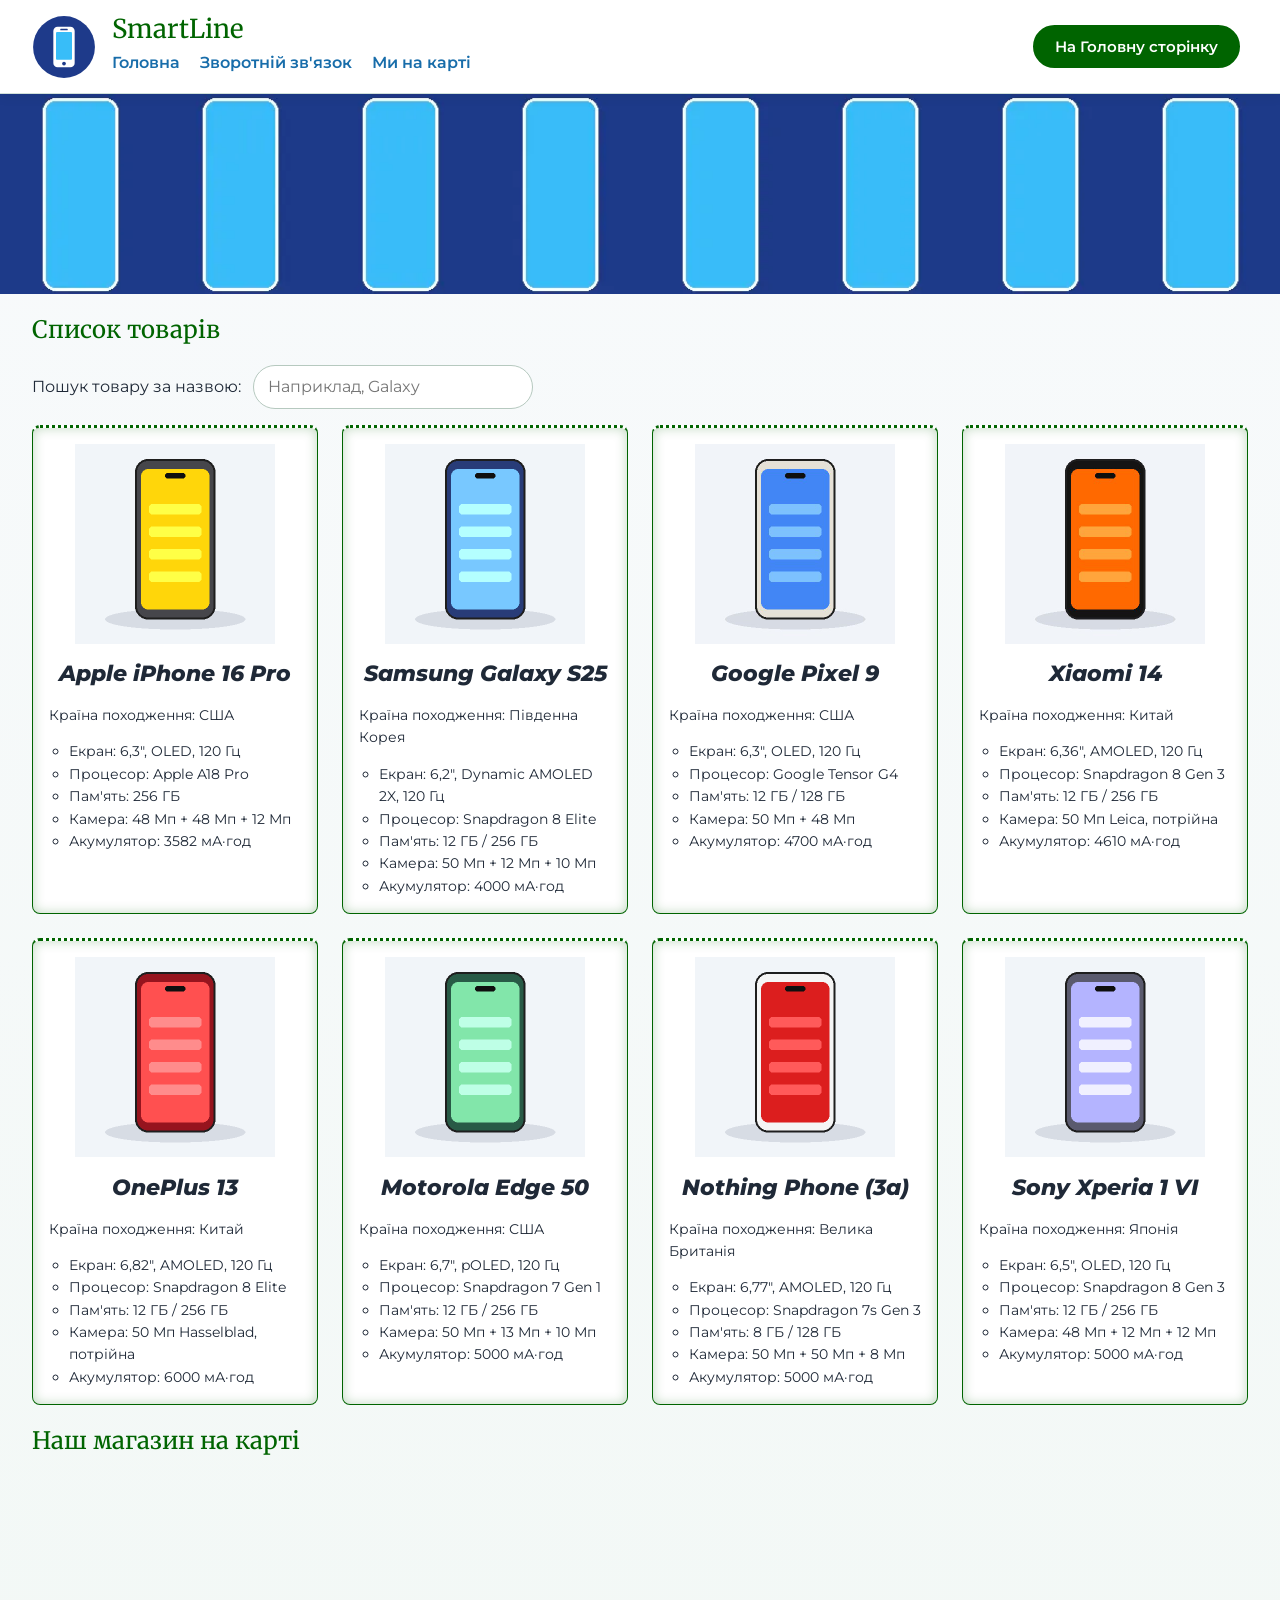
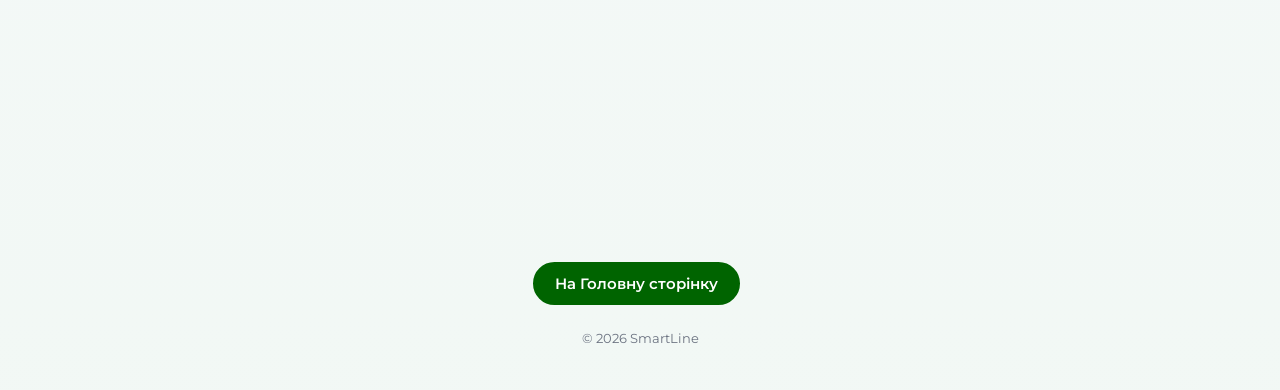
<file: lab4/catalog.html>
<!DOCTYPE html>
<html lang="uk">
<head>
  <meta charset="UTF-8">
  <meta name="viewport" content="width=device-width, initial-scale=1.0">
  <meta name="description" content="Каталог смартфонів інтернет-магазину SmartLine.">
  <title>SmartLine - Каталог</title>
  <link rel="preconnect" href="https://fonts.googleapis.com">
  <link rel="stylesheet" href="https://fonts.googleapis.com/css2?family=Montserrat:wght@400;600;800&family=Merriweather:ital,wght@0,400;1,400&display=swap">
  <link rel="stylesheet" href="css/style.css">
  <link rel="icon" href="images/logo.svg" type="image/svg+xml">
  <style>
    /* Внутрішня таблиця стилів сторінки «Каталог» */
    .page-catalog { padding-top: 94px; } /* місце під фіксовану шапку */
  </style>
  <script src="js/script.js" defer></script>
</head>
<body class="page-catalog">

  <header class="site-header site-header--fixed">
    <img class="logo" src="images/logo.svg" alt="Логотип SmartLine" width="80" height="80">
    <h1>SmartLine</h1>
    <p><i>Каталог смартфонів</i></p>
    <nav class="catalog-nav">
      <a href="index.html">Головна</a>
      <a href="feedback.html">Зворотній зв'язок</a>
      <a href="#map">Ми на карті</a>
    </nav>
    <form action="index.html" method="get">
      <button type="submit" class="btn btn-primary">На Головну сторінку</button>
    </form>
  </header>

  <picture>
    <source media="(min-width: 800px)" srcset="images/banner-wide.webp" type="image/webp">
    <source srcset="images/banner-narrow.webp" type="image/webp">
    <img src="images/banner-wide.jpg" alt="Банер: нові смартфони осені 2026" style="width:100%; max-height:200px; object-fit:cover;">
  </picture>

  <main>
    <h2>Список товарів</h2>

    <p class="search">
      <label for="search">Пошук товару за назвою:</label>
      <input type="search" id="search" placeholder="Наприклад, Galaxy" autocomplete="off"
             onkeydown="if (event.key === 'Escape') { this.value = ''; this.dispatchEvent(new Event('input')); }">
      <span id="search-count" aria-live="polite"></span>
    </p>
    <p id="search-empty" hidden>За вашим запитом товарів не знайдено.</p>

    <ol class="products">
      <li>
        <article class="product" data-added="2026-08-15">
          <figure>
            <img src="images/iphone-16-pro.png" alt="Смартфон Apple iPhone 16 Pro" width="200" height="200">
            <figcaption><b>Apple iPhone 16 Pro</b></figcaption>
          </figure>
          <p>Країна походження: США</p>
          <ul>
            <li>Екран: 6,3", OLED, 120 Гц</li>
            <li>Процесор: Apple A18 Pro</li>
            <li>Пам'ять: 256 ГБ</li>
            <li>Камера: 48 Мп + 48 Мп + 12 Мп</li>
            <li>Акумулятор: 3582 мА·год</li>
          </ul>
        </article>
      </li>

      <li>
        <article class="product" data-added="2026-11-01">
          <figure>
            <img src="images/galaxy-s25.png" alt="Смартфон Samsung Galaxy S25" width="200" height="200">
            <figcaption><b>Samsung Galaxy S25</b></figcaption>
          </figure>
          <p>Країна походження: Південна Корея</p>
          <ul>
            <li>Екран: 6,2", Dynamic AMOLED 2X, 120 Гц</li>
            <li>Процесор: Snapdragon 8 Elite</li>
            <li>Пам'ять: 12 ГБ / 256 ГБ</li>
            <li>Камера: 50 Мп + 12 Мп + 10 Мп</li>
            <li>Акумулятор: 4000 мА·год</li>
          </ul>
        </article>
      </li>

      <li>
        <article class="product" data-added="2026-08-15">
          <figure>
            <img src="images/pixel-9.jpg" alt="Смартфон Google Pixel 9" width="200" height="200">
            <figcaption><b>Google Pixel 9</b></figcaption>
          </figure>
          <p>Країна походження: США</p>
          <ul>
            <li>Екран: 6,3", OLED, 120 Гц</li>
            <li>Процесор: Google Tensor G4</li>
            <li>Пам'ять: 12 ГБ / 128 ГБ</li>
            <li>Камера: 50 Мп + 48 Мп</li>
            <li>Акумулятор: 4700 мА·год</li>
          </ul>
        </article>
      </li>

      <li>
        <article class="product" data-added="2026-08-15">
          <figure>
            <img src="images/xiaomi-14.jpg" alt="Смартфон Xiaomi 14" width="200" height="200">
            <figcaption><b>Xiaomi 14</b></figcaption>
          </figure>
          <p>Країна походження: Китай</p>
          <ul>
            <li>Екран: 6,36", AMOLED, 120 Гц</li>
            <li>Процесор: Snapdragon 8 Gen 3</li>
            <li>Пам'ять: 12 ГБ / 256 ГБ</li>
            <li>Камера: 50 Мп Leica, потрійна</li>
            <li>Акумулятор: 4610 мА·год</li>
          </ul>
        </article>
      </li>

      <li>
        <article class="product" data-added="2026-08-15">
          <figure>
            <img src="images/oneplus-13.png" alt="Смартфон OnePlus 13" width="200" height="200">
            <figcaption><b>OnePlus 13</b></figcaption>
          </figure>
          <p>Країна походження: Китай</p>
          <ul>
            <li>Екран: 6,82", AMOLED, 120 Гц</li>
            <li>Процесор: Snapdragon 8 Elite</li>
            <li>Пам'ять: 12 ГБ / 256 ГБ</li>
            <li>Камера: 50 Мп Hasselblad, потрійна</li>
            <li>Акумулятор: 6000 мА·год</li>
          </ul>
        </article>
      </li>

      <li>
        <article class="product" data-added="2026-08-15">
          <figure>
            <img src="images/motorola-edge-50.png" alt="Смартфон Motorola Edge 50" width="200" height="200">
            <figcaption><b>Motorola Edge 50</b></figcaption>
          </figure>
          <p>Країна походження: США</p>
          <ul>
            <li>Екран: 6,7", pOLED, 120 Гц</li>
            <li>Процесор: Snapdragon 7 Gen 1</li>
            <li>Пам'ять: 12 ГБ / 256 ГБ</li>
            <li>Камера: 50 Мп + 13 Мп + 10 Мп</li>
            <li>Акумулятор: 5000 мА·год</li>
          </ul>
        </article>
      </li>

      <li>
        <article class="product" data-added="2026-11-03">
          <figure>
            <img src="images/nothing-phone-3a.png" alt="Смартфон Nothing Phone (3a)" width="200" height="200">
            <figcaption><b>Nothing Phone (3a)</b></figcaption>
          </figure>
          <p>Країна походження: Велика Британія</p>
          <ul>
            <li>Екран: 6,77", AMOLED, 120 Гц</li>
            <li>Процесор: Snapdragon 7s Gen 3</li>
            <li>Пам'ять: 8 ГБ / 128 ГБ</li>
            <li>Камера: 50 Мп + 50 Мп + 8 Мп</li>
            <li>Акумулятор: 5000 мА·год</li>
          </ul>
        </article>
      </li>

      <li>
        <article class="product" data-added="2026-08-15">
          <figure>
            <img src="images/sony-xperia-1.png" alt="Смартфон Sony Xperia 1 VI" width="200" height="200">
            <figcaption><b>Sony Xperia 1 VI</b></figcaption>
          </figure>
          <p>Країна походження: Японія</p>
          <ul>
            <li>Екран: 6,5", OLED, 120 Гц</li>
            <li>Процесор: Snapdragon 8 Gen 3</li>
            <li>Пам'ять: 12 ГБ / 256 ГБ</li>
            <li>Камера: 48 Мп + 12 Мп + 12 Мп</li>
            <li>Акумулятор: 5000 мА·год</li>
          </ul>
        </article>
      </li>
    </ol>

    <section id="map">
      <h2>Наш магазин на карті</h2>
      <iframe
        src="https://www.openstreetmap.org/export/embed.html?bbox=30.515%2C50.443%2C30.530%2C50.452&amp;layer=mapnik&amp;marker=50.4475%2C30.5225"
        width="600" height="350" title="Карта: SmartLine, Київ, вул. Хрещатик, 22" loading="lazy"></iframe>
    </section>
  </main>

  <footer>
    <form action="index.html" method="get">
      <button type="submit" class="btn btn-primary">На Головну сторінку</button>
    </form>
    <p><small>&copy; 2026 SmartLine</small></p>
  </footer>

</body>
</html>
</file>
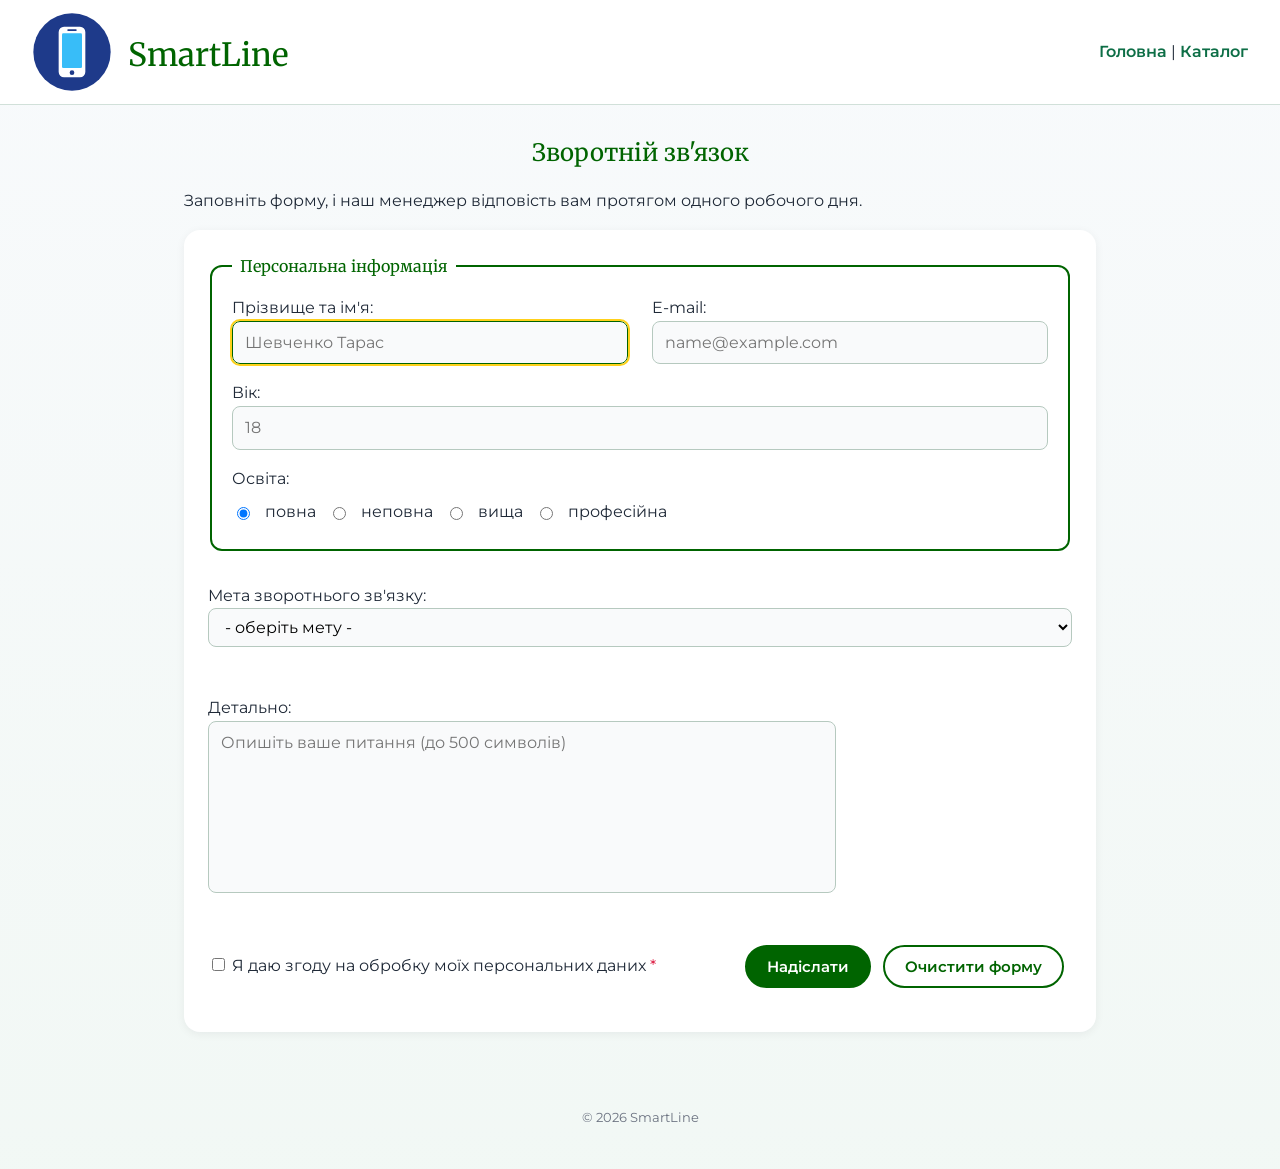
<file: lab4/feedback.html>
<!DOCTYPE html>
<html lang="uk">
<head>
  <meta charset="UTF-8">
  <meta name="viewport" content="width=device-width, initial-scale=1.0">
  <meta name="description" content="Форма зворотного зв'язку інтернет-магазину SmartLine.">
  <title>SmartLine - Зворотній зв'язок</title>
  <link rel="preconnect" href="https://fonts.googleapis.com">
  <link rel="stylesheet" href="https://fonts.googleapis.com/css2?family=Montserrat:wght@400;600;800&family=Merriweather:ital,wght@0,400;1,400&display=swap">
  <link rel="stylesheet" href="css/style.css">
  <link rel="icon" href="images/logo.svg" type="image/svg+xml">
  <style>
    /* Внутрішня таблиця стилів сторінки «Зворотній зв'язок» */
    .page-feedback main > h2 { text-align: center; }
  </style>
  <script src="js/script.js" defer></script>
</head>
<body class="page-feedback">

  <header class="site-header">
    <img class="logo" src="images/logo.svg" alt="Логотип SmartLine" width="80" height="80">
    <h1>SmartLine</h1>
    <nav>
      <a href="index.html">Головна</a> |
      <a href="catalog.html">Каталог</a>
    </nav>
  </header>

  <main>
    <h2>Зворотній зв'язок</h2>
    <p>Заповніть форму, і наш менеджер відповість вам протягом одного робочого дня.</p>

    <form action="#" method="post" name="feedback" class="feedback-form">

      <fieldset>
        <legend>Персональна інформація</legend>

        <p>
          <label for="fullname">Прізвище та ім'я:</label><br>
          <input type="text" id="fullname" name="fullname" placeholder="Шевченко Тарас" size="40" maxlength="60" required autofocus>
        </p>

        <p>
          <label for="email">E-mail:</label><br>
          <input type="email" id="email" name="email" placeholder="name@example.com" size="40" required>
        </p>

        <p>
          <label for="age">Вік:</label><br>
          <input type="number" id="age" name="age" min="14" max="100" step="1" placeholder="18">
        </p>

        <p class="label-edu">Освіта:</p>
        <p class="edu-options">
          <input type="radio" id="edu-full" name="education" value="full" checked>
          <label for="edu-full">повна</label><br>
          <input type="radio" id="edu-incomplete" name="education" value="incomplete">
          <label for="edu-incomplete">неповна</label><br>
          <input type="radio" id="edu-higher" name="education" value="higher">
          <label for="edu-higher">вища</label><br>
          <input type="radio" id="edu-professional" name="education" value="professional">
          <label for="edu-professional">професійна</label>
        </p>
      </fieldset>

      <p class="field field--purpose">
        <label for="purpose">Мета зворотнього зв'язку:</label><br>
        <select id="purpose" name="purpose" required>
          <option value="" disabled selected>- оберіть мету -</option>
          <option value="cooperation">співпраця</option>
          <option value="copyright">скарга на порушення права власності</option>
          <option value="proposal">пропозиція</option>
          <option value="error">наявність помилки</option>
        </select>
      </p>

      <p class="field field--details">
        <label for="details">Детально:</label><br>
        <textarea id="details" name="details" rows="6" cols="60" maxlength="500" placeholder="Опишіть ваше питання (до 500 символів)" style="resize:none;"></textarea>
      </p>

      <p class="field field--consent">
        <input type="checkbox" id="consent" name="consent" value="yes" required>
        <label for="consent">Я даю згоду на обробку моїх персональних даних</label>
      </p>

      <p class="actions">
        <button type="submit" class="btn btn-primary">Надіслати</button>
        <button type="reset" class="btn btn-ghost">Очистити форму</button>
      </p>

    </form>
  </main>

  <footer>
    <p><small>&copy; 2026 SmartLine</small></p>
  </footer>

</body>
</html>
</file>
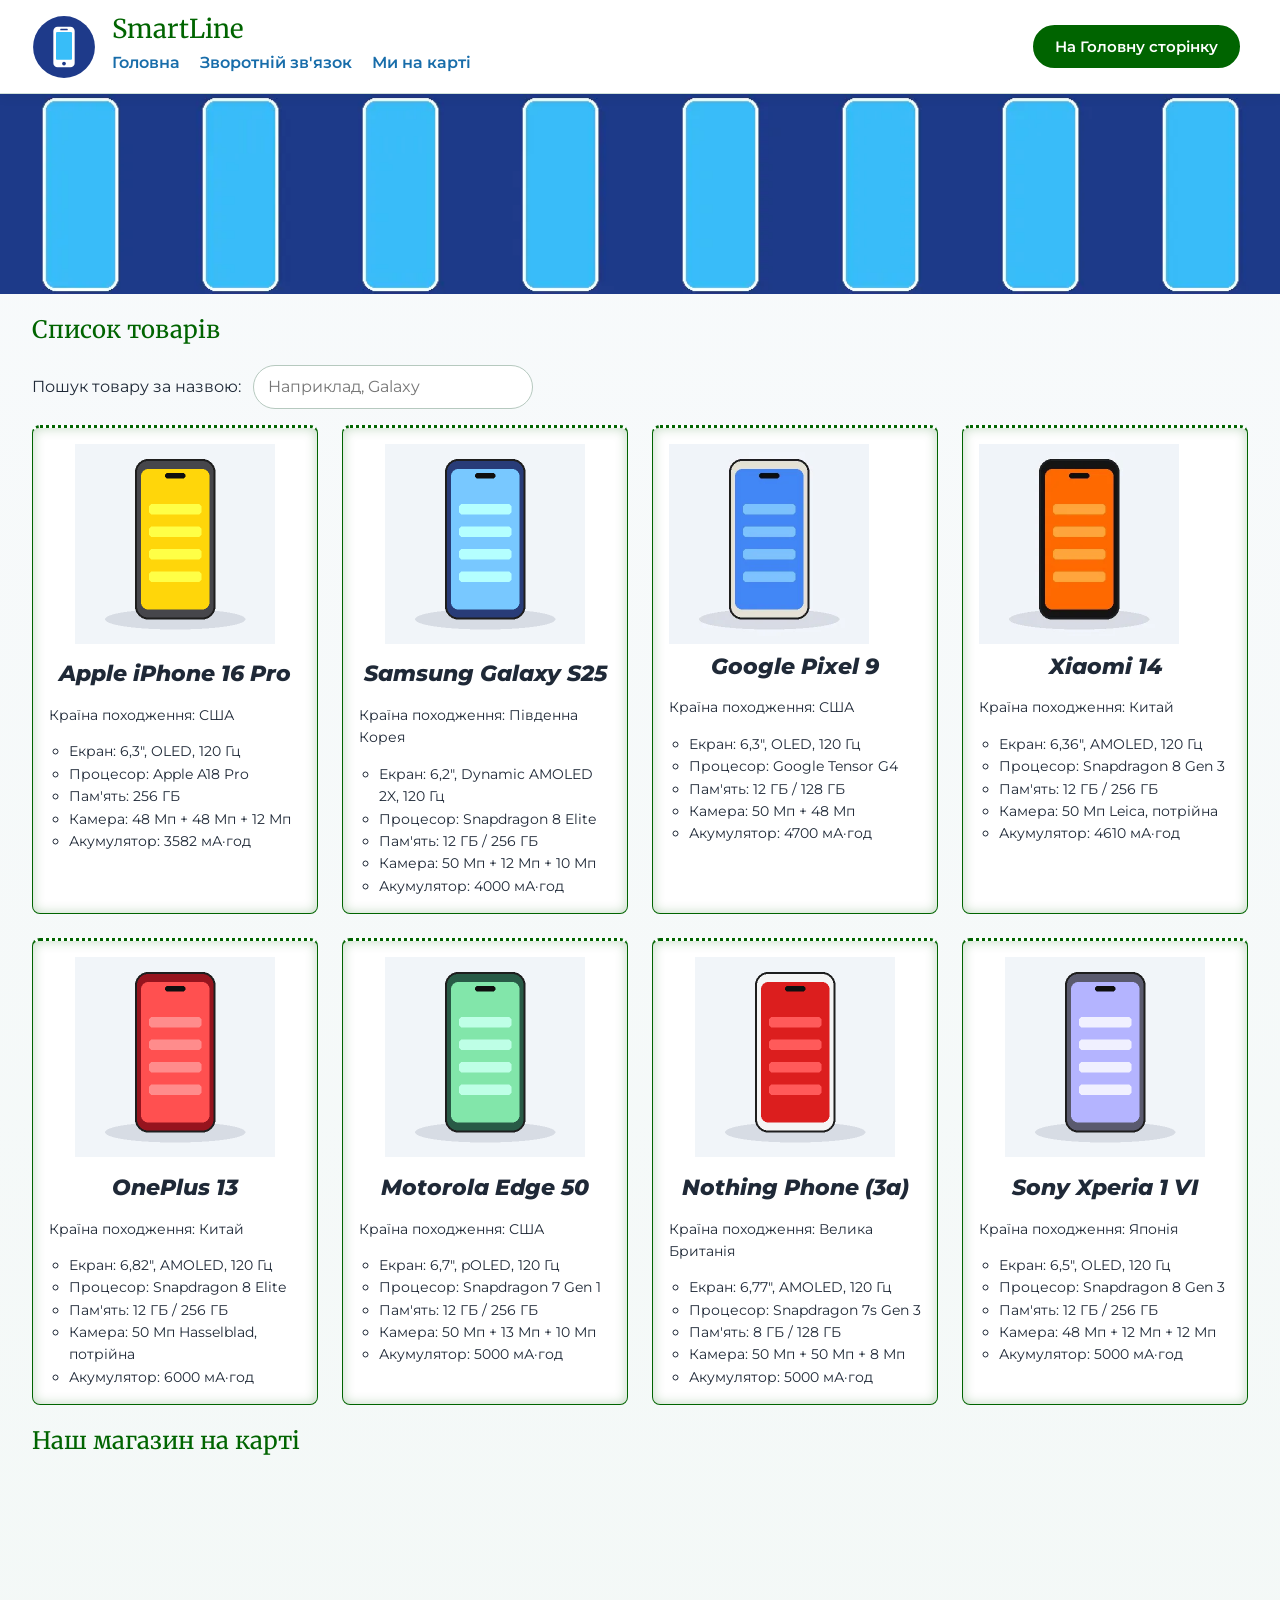
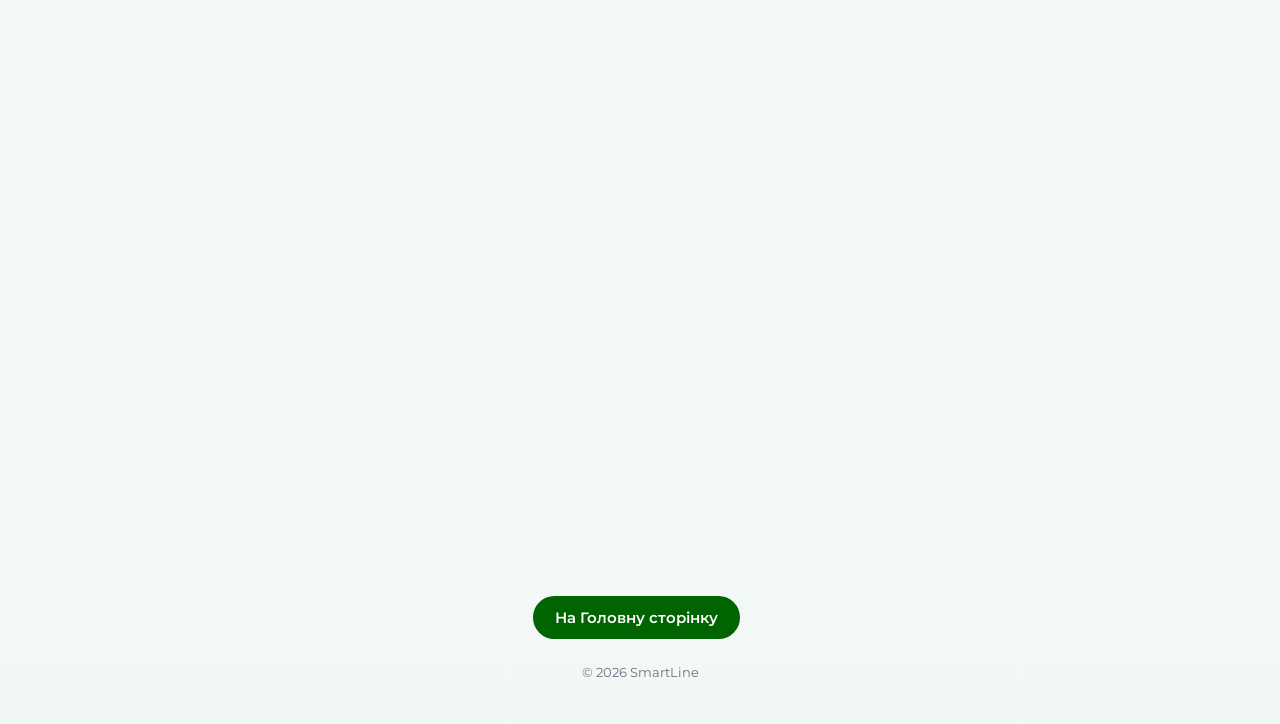
<file: lab5/catalog.html>
<!DOCTYPE html>
<html lang="uk">
<head>
  <meta charset="UTF-8">
  <meta name="viewport" content="width=device-width, initial-scale=1.0">
  <meta name="description" content="Каталог смартфонів інтернет-магазину SmartLine.">
  <title>SmartLine - Каталог</title>
  <link rel="preconnect" href="https://fonts.googleapis.com">
  <link rel="preconnect" href="https://fonts.gstatic.com" crossorigin>
  <!-- шрифти завантажуються асинхронно і не блокують першу відрисовку -->
  <link rel="stylesheet" href="https://fonts.googleapis.com/css2?family=Montserrat:wght@400;600;800&family=Merriweather:ital,wght@0,400;1,400&display=optional" media="print" onload="this.media='all'">
  <noscript><link rel="stylesheet" href="https://fonts.googleapis.com/css2?family=Montserrat:wght@400;600;800&family=Merriweather:ital,wght@0,400;1,400&display=optional"></noscript>
  <link rel="stylesheet" href="css/style.css">
  <link rel="stylesheet" href="css/adaptive.css">
  <link rel="icon" href="images/logo.svg" type="image/svg+xml">
  <style>
    /* Внутрішня таблиця стилів сторінки «Каталог» */
    .page-catalog { padding-top: 94px; } /* місце під фіксовану шапку */
  </style>
  <script src="js/script.js" defer></script>
</head>
<body class="page-catalog">

  <header class="site-header site-header--fixed">
    <img class="logo" src="images/logo.svg" alt="Логотип SmartLine" width="80" height="80">
    <h1>SmartLine</h1>
    <p><i>Каталог смартфонів</i></p>
    <nav class="catalog-nav">
      <a href="index.html">Головна</a>
      <a href="feedback.html">Зворотній зв'язок</a>
      <a href="#map">Ми на карті</a>
    </nav>
    <form action="index.html" method="get">
      <button type="submit" class="btn btn-primary">На Головну сторінку</button>
    </form>
  </header>
  <script>
    /* відступ під шапку виставляється до першої відрисовки, щоб уникнути зсуву макета (CLS) */
    document.body.style.setProperty("--header-h", document.querySelector(".site-header").offsetHeight + "px");
  </script>


  <picture>
    <source media="(min-width: 800px)" srcset="images/banner-wide.webp" type="image/webp">
    <source srcset="images/banner-narrow.webp" type="image/webp">
    <img src="images/banner-wide.jpg" width="1200" height="300" alt="Банер: нові смартфони осені 2026" style="width:100%; max-height:200px; object-fit:cover;">
  </picture>

  <main>
    <h2>Список товарів</h2>

    <p class="search">
      <label for="search">Пошук товару за назвою:</label>
      <input type="search" id="search" placeholder="Наприклад, Galaxy" autocomplete="off"
             onkeydown="if (event.key === 'Escape') { this.value = ''; this.dispatchEvent(new Event('input')); }">
      <span id="search-count" aria-live="polite"></span>
    </p>
    <p id="search-empty" hidden>За вашим запитом товарів не знайдено.</p>

    <ol class="products">
      <li>
        <article class="product" data-added="2026-08-15">
          <figure>
            <img src="images/iphone-16-pro.png" alt="Смартфон Apple iPhone 16 Pro" width="200" height="200">
            <figcaption><b>Apple iPhone 16 Pro</b></figcaption>
          </figure>
          <p>Країна походження: США</p>
          <ul>
            <li>Екран: 6,3", OLED, 120 Гц</li>
            <li>Процесор: Apple A18 Pro</li>
            <li>Пам'ять: 256 ГБ</li>
            <li>Камера: 48 Мп + 48 Мп + 12 Мп</li>
            <li>Акумулятор: 3582 мА·год</li>
          </ul>
        </article>
      </li>

      <li>
        <article class="product" data-added="2026-11-01">
          <figure>
            <img src="images/galaxy-s25.png" alt="Смартфон Samsung Galaxy S25" width="200" height="200">
            <figcaption><b>Samsung Galaxy S25</b></figcaption>
          </figure>
          <p>Країна походження: Південна Корея</p>
          <ul>
            <li>Екран: 6,2", Dynamic AMOLED 2X, 120 Гц</li>
            <li>Процесор: Snapdragon 8 Elite</li>
            <li>Пам'ять: 12 ГБ / 256 ГБ</li>
            <li>Камера: 50 Мп + 12 Мп + 10 Мп</li>
            <li>Акумулятор: 4000 мА·год</li>
          </ul>
        </article>
      </li>

      <li>
        <article class="product" data-added="2026-08-15">
          <figure>
            <picture><source srcset="images/pixel-9.webp" type="image/webp"><img src="images/pixel-9.jpg" alt="Смартфон Google Pixel 9" width="200" height="200"></picture>
            <figcaption><b>Google Pixel 9</b></figcaption>
          </figure>
          <p>Країна походження: США</p>
          <ul>
            <li>Екран: 6,3", OLED, 120 Гц</li>
            <li>Процесор: Google Tensor G4</li>
            <li>Пам'ять: 12 ГБ / 128 ГБ</li>
            <li>Камера: 50 Мп + 48 Мп</li>
            <li>Акумулятор: 4700 мА·год</li>
          </ul>
        </article>
      </li>

      <li>
        <article class="product" data-added="2026-08-15">
          <figure>
            <picture><source srcset="images/xiaomi-14.webp" type="image/webp"><img src="images/xiaomi-14.jpg" alt="Смартфон Xiaomi 14" width="200" height="200"></picture>
            <figcaption><b>Xiaomi 14</b></figcaption>
          </figure>
          <p>Країна походження: Китай</p>
          <ul>
            <li>Екран: 6,36", AMOLED, 120 Гц</li>
            <li>Процесор: Snapdragon 8 Gen 3</li>
            <li>Пам'ять: 12 ГБ / 256 ГБ</li>
            <li>Камера: 50 Мп Leica, потрійна</li>
            <li>Акумулятор: 4610 мА·год</li>
          </ul>
        </article>
      </li>

      <li>
        <article class="product" data-added="2026-08-15">
          <figure>
            <img src="images/oneplus-13.png" alt="Смартфон OnePlus 13" width="200" height="200">
            <figcaption><b>OnePlus 13</b></figcaption>
          </figure>
          <p>Країна походження: Китай</p>
          <ul>
            <li>Екран: 6,82", AMOLED, 120 Гц</li>
            <li>Процесор: Snapdragon 8 Elite</li>
            <li>Пам'ять: 12 ГБ / 256 ГБ</li>
            <li>Камера: 50 Мп Hasselblad, потрійна</li>
            <li>Акумулятор: 6000 мА·год</li>
          </ul>
        </article>
      </li>

      <li>
        <article class="product" data-added="2026-08-15">
          <figure>
            <img src="images/motorola-edge-50.png" alt="Смартфон Motorola Edge 50" width="200" height="200">
            <figcaption><b>Motorola Edge 50</b></figcaption>
          </figure>
          <p>Країна походження: США</p>
          <ul>
            <li>Екран: 6,7", pOLED, 120 Гц</li>
            <li>Процесор: Snapdragon 7 Gen 1</li>
            <li>Пам'ять: 12 ГБ / 256 ГБ</li>
            <li>Камера: 50 Мп + 13 Мп + 10 Мп</li>
            <li>Акумулятор: 5000 мА·год</li>
          </ul>
        </article>
      </li>

      <li>
        <article class="product" data-added="2026-11-03">
          <figure>
            <img src="images/nothing-phone-3a.png" alt="Смартфон Nothing Phone (3a)" width="200" height="200">
            <figcaption><b>Nothing Phone (3a)</b></figcaption>
          </figure>
          <p>Країна походження: Велика Британія</p>
          <ul>
            <li>Екран: 6,77", AMOLED, 120 Гц</li>
            <li>Процесор: Snapdragon 7s Gen 3</li>
            <li>Пам'ять: 8 ГБ / 128 ГБ</li>
            <li>Камера: 50 Мп + 50 Мп + 8 Мп</li>
            <li>Акумулятор: 5000 мА·год</li>
          </ul>
        </article>
      </li>

      <li>
        <article class="product" data-added="2026-08-15">
          <figure>
            <img src="images/sony-xperia-1.png" alt="Смартфон Sony Xperia 1 VI" width="200" height="200">
            <figcaption><b>Sony Xperia 1 VI</b></figcaption>
          </figure>
          <p>Країна походження: Японія</p>
          <ul>
            <li>Екран: 6,5", OLED, 120 Гц</li>
            <li>Процесор: Snapdragon 8 Gen 3</li>
            <li>Пам'ять: 12 ГБ / 256 ГБ</li>
            <li>Камера: 48 Мп + 12 Мп + 12 Мп</li>
            <li>Акумулятор: 5000 мА·год</li>
          </ul>
        </article>
      </li>
    </ol>

    <section id="map">
      <h2>Наш магазин на карті</h2>
      <iframe
        src="https://www.openstreetmap.org/export/embed.html?bbox=30.515%2C50.443%2C30.530%2C50.452&amp;layer=mapnik&amp;marker=50.4475%2C30.5225"
        width="600" height="350" title="Карта: SmartLine, Київ, вул. Хрещатик, 22" loading="lazy"></iframe>
    </section>
  </main>

  <footer>
    <form action="index.html" method="get">
      <button type="submit" class="btn btn-primary">На Головну сторінку</button>
    </form>
    <p><small>&copy; 2026 SmartLine</small></p>
  </footer>

</body>
</html>
</file>
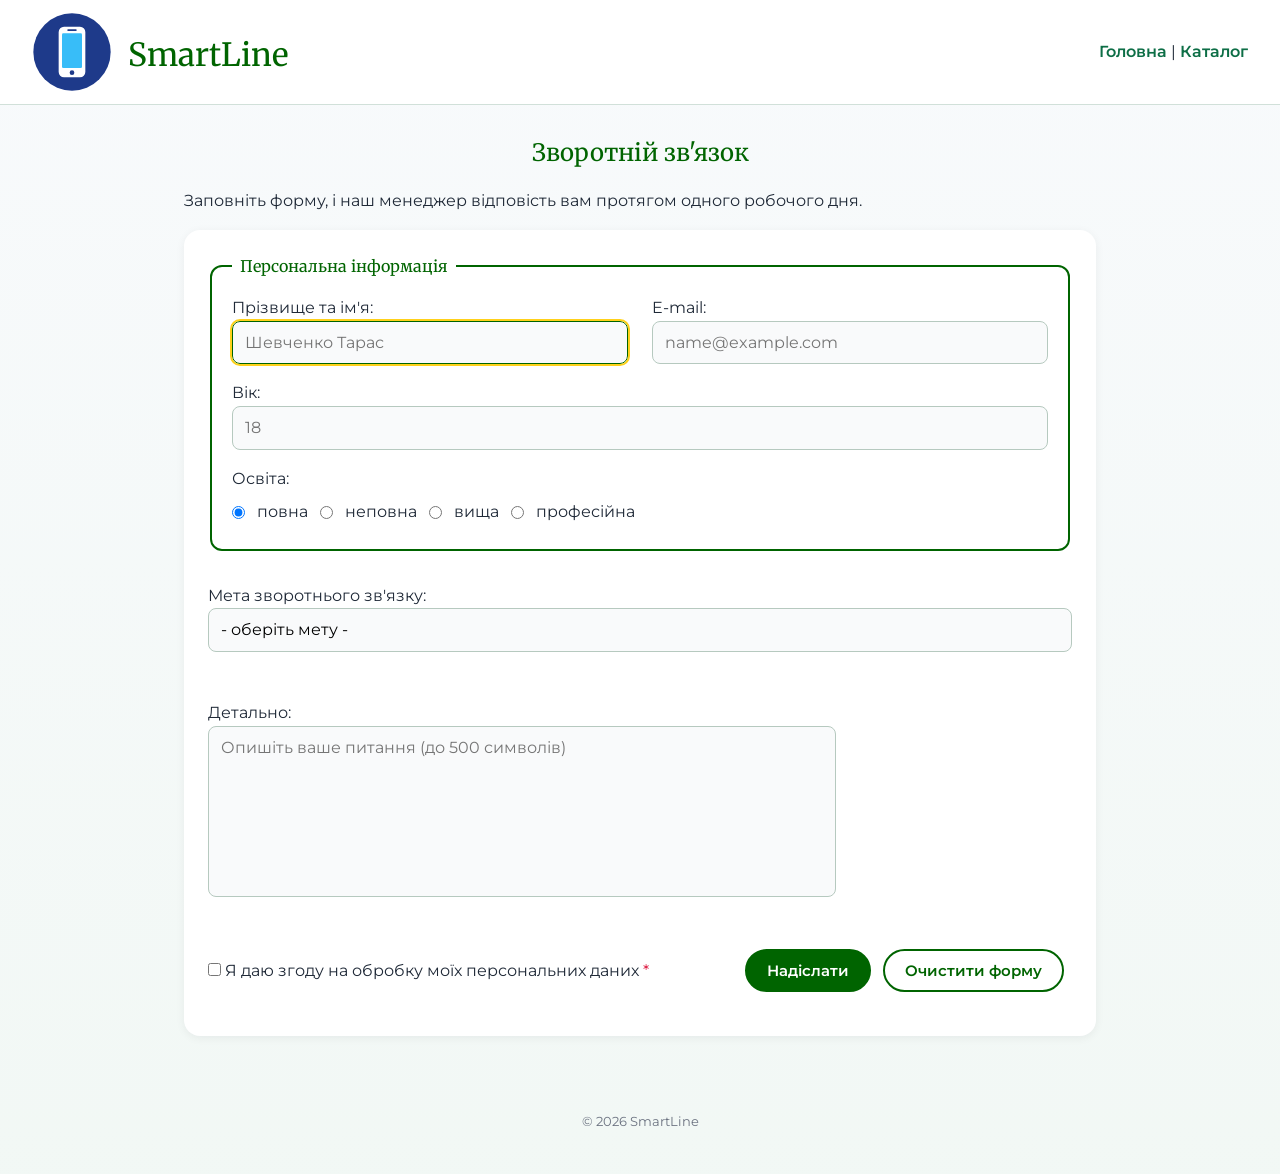
<file: lab5/feedback.html>
<!DOCTYPE html>
<html lang="uk">
<head>
  <meta charset="UTF-8">
  <meta name="viewport" content="width=device-width, initial-scale=1.0">
  <meta name="description" content="Форма зворотного зв'язку інтернет-магазину SmartLine.">
  <title>SmartLine - Зворотній зв'язок</title>
  <link rel="preconnect" href="https://fonts.googleapis.com">
  <link rel="preconnect" href="https://fonts.gstatic.com" crossorigin>
  <!-- шрифти завантажуються асинхронно і не блокують першу відрисовку -->
  <link rel="stylesheet" href="https://fonts.googleapis.com/css2?family=Montserrat:wght@400;600;800&family=Merriweather:ital,wght@0,400;1,400&display=optional" media="print" onload="this.media='all'">
  <noscript><link rel="stylesheet" href="https://fonts.googleapis.com/css2?family=Montserrat:wght@400;600;800&family=Merriweather:ital,wght@0,400;1,400&display=optional"></noscript>
  <link rel="stylesheet" href="css/style.css">
  <link rel="stylesheet" href="css/adaptive.css">
  <link rel="icon" href="images/logo.svg" type="image/svg+xml">
  <style>
    /* Внутрішня таблиця стилів сторінки «Зворотній зв'язок» */
    .page-feedback main > h2 { text-align: center; }
  </style>
  <script src="js/script.js" defer></script>
</head>
<body class="page-feedback">

  <header class="site-header">
    <img class="logo" src="images/logo.svg" alt="Логотип SmartLine" width="80" height="80">
    <h1>SmartLine</h1>
    <nav>
      <a href="index.html">Головна</a> |
      <a href="catalog.html">Каталог</a>
    </nav>
  </header>

  <main>
    <h2>Зворотній зв'язок</h2>
    <p>Заповніть форму, і наш менеджер відповість вам протягом одного робочого дня.</p>

    <form action="#" method="post" name="feedback" class="feedback-form">

      <fieldset>
        <legend>Персональна інформація</legend>

        <p>
          <label for="fullname">Прізвище та ім'я:</label><br>
          <input type="text" id="fullname" name="fullname" placeholder="Шевченко Тарас" size="40" maxlength="60" required autofocus>
        </p>

        <p>
          <label for="email">E-mail:</label><br>
          <input type="email" id="email" name="email" placeholder="name@example.com" size="40" required>
        </p>

        <p>
          <label for="age">Вік:</label><br>
          <input type="number" id="age" name="age" min="14" max="100" step="1" placeholder="18">
        </p>

        <p class="label-edu">Освіта:</p>
        <p class="edu-options">
          <input type="radio" id="edu-full" name="education" value="full" checked>
          <label for="edu-full">повна</label><br>
          <input type="radio" id="edu-incomplete" name="education" value="incomplete">
          <label for="edu-incomplete">неповна</label><br>
          <input type="radio" id="edu-higher" name="education" value="higher">
          <label for="edu-higher">вища</label><br>
          <input type="radio" id="edu-professional" name="education" value="professional">
          <label for="edu-professional">професійна</label>
        </p>
      </fieldset>

      <p class="field field--purpose">
        <label for="purpose">Мета зворотнього зв'язку:</label><br>
        <select id="purpose" name="purpose" required>
          <option value="" disabled selected>- оберіть мету -</option>
          <option value="cooperation">співпраця</option>
          <option value="copyright">скарга на порушення права власності</option>
          <option value="proposal">пропозиція</option>
          <option value="error">наявність помилки</option>
        </select>
      </p>

      <p class="field field--details">
        <label for="details">Детально:</label><br>
        <textarea id="details" name="details" rows="6" cols="60" maxlength="500" placeholder="Опишіть ваше питання (до 500 символів)" style="resize:none;"></textarea>
      </p>

      <p class="field field--consent">
        <input type="checkbox" id="consent" name="consent" value="yes" required>
        <label for="consent">Я даю згоду на обробку моїх персональних даних</label>
      </p>

      <p class="actions">
        <button type="submit" class="btn btn-primary">Надіслати</button>
        <button type="reset" class="btn btn-ghost">Очистити форму</button>
      </p>

    </form>
  </main>

  <footer>
    <p><small>&copy; 2026 SmartLine</small></p>
  </footer>

</body>
</html>
</file>
<file: lab2/css/style.css>
/* =========================================================
   SmartLine - зовнішня таблиця стилів (Лабораторна робота 2)
   Стиль веб-дизайну: мінімалізм
   ========================================================= */

/* ---------- Базові стилі (селектор елементу) ---------- */
* {
  box-sizing: border-box;
}

html {
  scroll-behavior: smooth;
}

body {
  margin: 0;
  font-family: "Montserrat", Arial, sans-serif;           /* шрифт 1 */
  font-size: 16px;
  line-height: 1.6;
  color: #1f2937;                                         /* колір: HEX */
  background: linear-gradient(180deg, #f8fafc 0%, hsl(150, 30%, 96%) 100%); /* фон: градієнт */
}

h1, h2, h3 {
  font-family: "Merriweather", Georgia, serif;            /* шрифт 2 */
  font-weight: 400;
  line-height: 1.3;
  color: darkgreen;                                       /* колір: назва */
}

a {
  color: rgb(13, 110, 70);                                /* колір: RGB */
  text-decoration: none;
  transition: color 0.3s ease;
}

a:hover {
  color: hsl(152, 70%, 22%);                              /* колір: HSL */
  text-decoration: underline;
}

img {
  max-width: 100%;
}

::selection {
  background: hsl(48, 100%, 70%);
  color: #111827;
}

/* ---------- Шапка (клас + комбінатор-нащадок «пробіл») ---------- */
.site-header {
  background-color: white;
  border-bottom: 1px solid hsl(150, 20%, 85%);
  padding: 12px 32px;
  z-index: 10;
}

.site-header .logo {
  float: left;                                            /* float */
  margin-right: 16px;
  animation: logo-pop 1.2s ease-out both;                 /* анімація */
  transition: transform 0.4s ease;
}

.site-header .logo:hover {
  transform: rotate(-12deg) scale(1.08);                  /* 2D-трансформація */
}

.site-header h1 {
  margin: 8px 0 0;
  font-size: 32px;
}

.site-header p {
  margin: 0;
  color: #6b7280;
}

/* комбінатор дочірнього елементу «>» */
.site-header > nav ul {
  display: flex;                                          /* display */
  gap: 24px;
  list-style: none;
  margin: 12px 0;
  padding: 0;
  clear: both;
}

.site-header > nav a {
  font-weight: 600;
  padding: 4px 0;
  border-bottom: 2px solid transparent;
}

.site-header > nav a:hover {
  border-bottom-color: darkgreen;
  text-decoration: none;
}

@keyframes logo-pop {
  0%   { opacity: 0; transform: scale(0.6) rotate(-30deg); }
  70%  { opacity: 1; transform: scale(1.1) rotate(5deg); }
  100% { transform: scale(1) rotate(0); }
}

/* ---------- Кнопки: перехід між двома стилями (5 властивостей) ---------- */
.btn {
  display: inline-block;
  font: 600 15px "Montserrat", Arial, sans-serif;
  padding: 10px 20px;
  margin: 4px 8px 4px 0;
  border-radius: 999px;
  border: 2px solid darkgreen;
  cursor: pointer;
  transition: background-color 0.3s, color 0.3s, box-shadow 0.3s, transform 0.3s, border-color 0.3s;
}

.btn-primary {
  background-color: darkgreen;
  color: white;
}

.btn-ghost {
  background-color: transparent;
  color: darkgreen;
}

.btn:hover {
  background-color: hsl(48, 100%, 60%);
  color: #111827;
  border-color: hsl(48, 100%, 45%);
  box-shadow: 0 6px 16px rgba(0, 0, 0, 0.18);
  transform: translateY(-2px);
}

/* ---------- Селектори атрибутів ---------- */
[title] {
  cursor: help;
}

button[title],
a[title] {
  cursor: pointer;
}

a[href^="http"]::after {                                  /* [атрибут^="значення"] */
  content: " ↗";
  font-size: 0.8em;
}

a[href*="tel:"] {                                         /* [атрибут*="значення"] */
  white-space: nowrap;
  font-weight: 600;
}

/* ---------- Картки контенту ---------- */
.card {
  position: relative;                                     /* position: relative */
  background: white;
  border-radius: 16px;
  box-shadow: 0 2px 10px rgba(15, 23, 42, 0.06);
}

/* ============ ГОЛОВНА СТОРІНКА (Grid) ============ */
.page-home {
  display: grid;
  grid-template-columns: minmax(0, 1fr) 280px;
  grid-template-areas:
    "main  aside"
    "footer footer";
  column-gap: 32px;
  padding: 230px 32px 0;                                  /* місце під абсолютну шапку */
}

/* Вимога варіанту: блок з назвою та логотипом абсолютно позиціонований з 0 відступом зверху */
.page-home .site-header {
  position: absolute;                                     /* position: absolute */
  top: 0;
  left: 0;
  right: 0;
}

.page-home main {
  grid-area: main;
}

.page-home aside {
  grid-area: aside;
  position: sticky;                                       /* position: sticky */
  top: 16px;
  align-self: start;
  background: hsl(150, 40%, 94%);
  border-radius: 16px;
  padding: 16px 20px;
}

.page-home aside h2 {
  font-size: 20px;
  margin-top: 0;
}

/* Вимога варіанту: блок мети має більші зовнішні відступи, ніж внутрішні */
#about {
  margin: 40px 32px;                                      /* зовнішні відступи (40/32) більші за внутрішні (16/20) */
  padding: 16px 20px;
  max-height: 340px;
  overflow-y: auto;                                       /* смуга прокрутки з’являється, коли текст не вміщується */
  scrollbar-color: darkgreen hsl(150, 30%, 92%);
}

#about ol li::marker {
  color: darkgreen;
  font-weight: 800;
}

/* комбінатор «~»: усі абзаци після списку завдань */
#about ol ~ p {
  border-top: 1px dashed hsl(150, 20%, 80%);
  padding-top: 8px;
}

.slogan {
  color: darkgreen;
  font-weight: 600;
}

/* Вимога варіанту: при наведенні блок з таблицею зміщується вгору на 2% від його величини */
#products {
  padding: 16px 20px;
  margin-bottom: 32px;
  transition: transform 0.4s ease, box-shadow 0.4s ease;
}

#products:hover {
  transform: translateY(-2%);
  box-shadow: 0 12px 24px rgba(15, 23, 42, 0.12);
}

#products table {
  width: 100%;
  border-collapse: collapse;
  font-size: 14px;
}

#products caption {
  font-family: "Merriweather", Georgia, serif;
  font-style: italic;
  margin-bottom: 8px;
}

#products th,
#products td {
  border: 1px solid hsl(150, 15%, 80%);
  padding: 6px 10px;
}

#products thead th,
#products tfoot th {
  background: darkgreen;
  color: white;
}

#products tbody tr:nth-child(even) {
  background: hsl(150, 30%, 97%);
}

#reviews {
  padding: 16px 20px;
  margin-bottom: 32px;
}

#reviews blockquote {
  margin: 12px 0;
  padding: 8px 16px;
  border-left: 4px solid hsl(48, 100%, 55%);
  background: #f9fafb;
}

/* Підвал */
.page-home footer {
  grid-area: footer;
  margin: 0 -32px;
  padding: 24px 32px;
  background: #0f2e1f;
  color: #e5e7eb;
}

.page-home footer h2 {
  color: white;
  margin-top: 0;
}

.page-home footer a {
  color: hsl(48, 100%, 70%);
}

/* Вимога варіанту: при виділенні тексту адреси та телефонів шрифт і фон
   через 2 с підсилюються на 10% від заданих */
address {
  display: inline-block;
  font-style: normal;
  font-size: 16px;
  padding: 12px 16px;
  border-radius: 12px;
  background-color: hsl(150, 40%, 25%);
  transition: font-size 0.5s ease 2s, background-color 0.5s ease 2s;
}

address:active,
address:focus {
  outline: none;
  font-size: 17.6px;                                      /* +10% */
  background-color: hsl(150, 40%, 22.5%);                 /* фон насиченіший на 10% */
}

address::selection,
address *::selection {
  background: hsl(48, 100%, 60%);
  color: #111827;
}

/* ============ КАТАЛОГ (Grid) ============ */
/* Вимога варіанту: блок з назвою та логотипом фіксований зверху */
.site-header--fixed {
  position: fixed;                                        /* position: fixed */
  top: 0;
  left: 0;
  right: 0;
  display: grid;
  grid-template-columns: auto 1fr auto;
  grid-template-areas:
    "logo title button"
    "logo nav   button";
  align-items: center;
  column-gap: 16px;
  box-shadow: 0 2px 12px rgba(0, 0, 0, 0.08);
}

.site-header--fixed .logo {
  grid-area: logo;
  float: none;
  width: 64px;
  height: 64px;
  margin: 0;
}

.site-header--fixed h1 { grid-area: title; margin: 0; font-size: 26px; }
.site-header--fixed > p { display: none; }
.site-header--fixed form { grid-area: button; }

.catalog-nav {
  grid-area: nav;
  display: flex;
  gap: 20px;
}

.catalog-nav a {
  color: hsl(205, 75%, 38%);
  font-weight: 600;
}

/* Вимога варіанту: вже відвідані посилання мають темно-зелений колір */
.page-catalog a:visited {
  color: darkgreen;
}

.page-catalog picture img {
  display: block;
}

.page-catalog main {
  padding-left: 32px;
  padding-right: 32px;
}

.products {
  list-style: none;
  padding: 0;
  display: grid;
  grid-template-columns: repeat(auto-fill, minmax(260px, 1fr));
  gap: 24px;
}

/* Вимога варіанту: рамка темно-зеленого кольору, верхня межа крапкова,
   решта меж суцільні та тонкі, тінь всередину рамки */
.product {
  height: 100%;
  padding: 16px;
  background: white;
  border: 1px solid darkgreen;
  border-top: 3px dotted darkgreen;
  border-radius: 8px;
  box-shadow: inset 0 0 12px rgba(0, 100, 0, 0.25);
}

.product figure {
  margin: 0;
  text-align: center;
  overflow: hidden;
}

/* Вимога варіанту: при наведенні фото анімується до «імітації старовинного зображення» */
.product img {
  width: 200px;
  height: 200px;
  object-fit: contain;
  transition: filter 1.2s ease, transform 1.2s ease;
}

.product img:hover {
  filter: sepia(1) contrast(0.9) brightness(0.95) blur(0.3px);
  transform: scale(1.04) rotate(-1deg);
  animation: old-photo 1.2s ease;
}

@keyframes old-photo {
  0%   { filter: none; }
  50%  { filter: sepia(0.6) grayscale(0.3); }
  100% { filter: sepia(1) contrast(0.9) brightness(0.95) blur(0.3px); }
}

/* Вимога варіанту: назва товару має більшу вагу та висоту гліфів, ніж опис, і є похилою */
.product figcaption b {
  display: block;
  margin-top: 8px;
  font-size: 22px;
  font-weight: 800;
  font-style: italic;
}

.product p,
.product li {
  font-size: 14px;
  font-weight: 400;
}

.product ul {
  padding-left: 20px;
}

#map iframe {
  width: 100%;
  border: 0;
  border-radius: 12px;
}

.page-catalog footer,
.page-feedback footer {
  text-align: center;
  padding: 24px;
  color: #6b7280;
}

/* ============ ЗВОРОТНІЙ ЗВ'ЯЗОК (Flex) ============ */
.page-feedback .site-header {
  position: relative;
  display: flex;
  flex-flow: row wrap;
  align-items: center;
  gap: 16px;
}

.page-feedback .site-header .logo {
  float: none;
  margin: 0;
}

.page-feedback .site-header nav {
  margin-left: auto;
}

.page-feedback main {
  max-width: 960px;
  margin: 32px auto;
  padding: 0 24px;
}

/* flex-контейнер */
.feedback-form {
  display: flex;
  flex-flow: row wrap;
  justify-content: space-between;
  align-items: flex-start;
  align-content: flex-start;
  gap: 16px 24px;
  background: white;
  padding: 24px;
  border-radius: 16px;
  box-shadow: 0 2px 10px rgba(15, 23, 42, 0.06);
}

.feedback-form fieldset {
  order: 1;
  flex: 1 1 100%;
  display: flex;
  flex-flow: row wrap;
  gap: 0 24px;
  border: 2px solid darkgreen;
  border-radius: 12px;
  padding: 8px 20px 16px;
}

.feedback-form fieldset > p {
  flex: 1 1 260px;
  margin: 8px 0;
}

.feedback-form legend {
  font-family: "Merriweather", Georgia, serif;
  color: darkgreen;
  padding: 0 8px;
}

.feedback-form .label-edu {
  flex: 0 0 100%;
  margin-bottom: 0;
}

.feedback-form .edu-options {
  display: flex;
  flex-wrap: wrap;
  align-items: center;
  gap: 4px 12px;
}

.feedback-form .edu-options br {
  display: none;
}

/* flex-елементи */
.field--purpose {
  order: 2;
  flex: 1 1 280px;
  align-self: flex-start;
}

.field--details {
  order: 3;
  flex: 2 1 100%;
}

.field--consent {
  order: 4;
  flex-grow: 1;
  align-self: center;
}

.actions {
  order: 5;
  flex-shrink: 0;
  align-self: flex-end;
}

.feedback-form input[type="text"],
.feedback-form input[type="email"],
.feedback-form input[type="number"],
.feedback-form select,
.feedback-form textarea {
  width: 100%;
  font: inherit;
  padding: 8px 12px;
  border: 1px solid hsl(150, 15%, 75%);
  border-radius: 8px;
  background: #f9fafb;
}

.feedback-form textarea {
  max-width: 100%;
}

.feedback-form input:focus,
.feedback-form select:focus,
.feedback-form textarea:focus {
  outline: 2px solid hsl(48, 100%, 55%);
  border-color: darkgreen;
}

/* комбінатор «+»: підпис одразу після обов’язкового поля */
input:required + label::after {
  content: " *";
  color: crimson;
}
</file>
<file: lab4/css/style.css>
/* =========================================================
   SmartLine - зовнішня таблиця стилів (Лабораторна робота 2)
   Стиль веб-дизайну: мінімалізм
   ========================================================= */

/* ---------- Базові стилі (селектор елементу) ---------- */
* {
  box-sizing: border-box;
}

html {
  scroll-behavior: smooth;
}

body {
  margin: 0;
  font-family: "Montserrat", Arial, sans-serif;           /* шрифт 1 */
  font-size: 16px;
  line-height: 1.6;
  color: #1f2937;                                         /* колір: HEX */
  background: linear-gradient(180deg, #f8fafc 0%, hsl(150, 30%, 96%) 100%); /* фон: градієнт */
}

h1, h2, h3 {
  font-family: "Merriweather", Georgia, serif;            /* шрифт 2 */
  font-weight: 400;
  line-height: 1.3;
  color: darkgreen;                                       /* колір: назва */
}

a {
  color: rgb(13, 110, 70);                                /* колір: RGB */
  text-decoration: none;
  transition: color 0.3s ease;
}

a:hover {
  color: hsl(152, 70%, 22%);                              /* колір: HSL */
  text-decoration: underline;
}

img {
  max-width: 100%;
}

::selection {
  background: hsl(48, 100%, 70%);
  color: #111827;
}

/* ---------- Шапка (клас + комбінатор-нащадок «пробіл») ---------- */
.site-header {
  background-color: white;
  border-bottom: 1px solid hsl(150, 20%, 85%);
  padding: 12px 32px;
  z-index: 10;
}

.site-header .logo {
  float: left;                                            /* float */
  margin-right: 16px;
  animation: logo-pop 1.2s ease-out both;                 /* анімація */
  transition: transform 0.4s ease;
}

.site-header .logo:hover {
  transform: rotate(-12deg) scale(1.08);                  /* 2D-трансформація */
}

.site-header h1 {
  margin: 8px 0 0;
  font-size: 32px;
}

.site-header p {
  margin: 0;
  color: #6b7280;
}

/* комбінатор дочірнього елементу «>» */
.site-header > nav ul {
  display: flex;                                          /* display */
  gap: 24px;
  list-style: none;
  margin: 12px 0;
  padding: 0;
  clear: both;
}

.site-header > nav a {
  font-weight: 600;
  padding: 4px 0;
  border-bottom: 2px solid transparent;
}

.site-header > nav a:hover {
  border-bottom-color: darkgreen;
  text-decoration: none;
}

@keyframes logo-pop {
  0%   { opacity: 0; transform: scale(0.6) rotate(-30deg); }
  70%  { opacity: 1; transform: scale(1.1) rotate(5deg); }
  100% { transform: scale(1) rotate(0); }
}

/* ---------- Кнопки: перехід між двома стилями (5 властивостей) ---------- */
.btn {
  display: inline-block;
  font: 600 15px "Montserrat", Arial, sans-serif;
  padding: 10px 20px;
  margin: 4px 8px 4px 0;
  border-radius: 999px;
  border: 2px solid darkgreen;
  cursor: pointer;
  transition: background-color 0.3s, color 0.3s, box-shadow 0.3s, transform 0.3s, border-color 0.3s;
}

.btn-primary {
  background-color: darkgreen;
  color: white;
}

.btn-ghost {
  background-color: transparent;
  color: darkgreen;
}

.btn:hover {
  background-color: hsl(48, 100%, 60%);
  color: #111827;
  border-color: hsl(48, 100%, 45%);
  box-shadow: 0 6px 16px rgba(0, 0, 0, 0.18);
  transform: translateY(-2px);
}

/* ---------- Селектори атрибутів ---------- */
[title] {
  cursor: help;
}

button[title],
a[title] {
  cursor: pointer;
}

a[href^="http"]::after {                                  /* [атрибут^="значення"] */
  content: " ↗";
  font-size: 0.8em;
}

a[href*="tel:"] {                                         /* [атрибут*="значення"] */
  white-space: nowrap;
  font-weight: 600;
}

/* ---------- Картки контенту ---------- */
.card {
  position: relative;                                     /* position: relative */
  background: white;
  border-radius: 16px;
  box-shadow: 0 2px 10px rgba(15, 23, 42, 0.06);
}

/* ============ ГОЛОВНА СТОРІНКА (Grid) ============ */
.page-home {
  display: grid;
  grid-template-columns: minmax(0, 1fr) 280px;
  grid-template-areas:
    "main  aside"
    "footer footer";
  column-gap: 32px;
  padding: 230px 32px 0;                                  /* місце під абсолютну шапку */
}

/* Вимога варіанту: блок з назвою та логотипом абсолютно позиціонований з 0 відступом зверху */
.page-home .site-header {
  position: absolute;                                     /* position: absolute */
  top: 0;
  left: 0;
  right: 0;
}

.page-home main {
  grid-area: main;
}

.page-home aside {
  grid-area: aside;
  position: sticky;                                       /* position: sticky */
  top: 16px;
  align-self: start;
  background: hsl(150, 40%, 94%);
  border-radius: 16px;
  padding: 16px 20px;
}

.page-home aside h2 {
  font-size: 20px;
  margin-top: 0;
}

/* Вимога варіанту: блок мети має більші зовнішні відступи, ніж внутрішні */
#about {
  margin: 40px 32px;                                      /* зовнішні відступи (40/32) більші за внутрішні (16/20) */
  padding: 16px 20px;
  max-height: 340px;
  overflow-y: auto;                                       /* смуга прокрутки з’являється, коли текст не вміщується */
  scrollbar-color: darkgreen hsl(150, 30%, 92%);
}

#about ol li::marker {
  color: darkgreen;
  font-weight: 800;
}

/* комбінатор «~»: усі абзаци після списку завдань */
#about ol ~ p {
  border-top: 1px dashed hsl(150, 20%, 80%);
  padding-top: 8px;
}

.slogan {
  color: darkgreen;
  font-weight: 600;
}

/* Вимога варіанту: при наведенні блок з таблицею зміщується вгору на 2% від його величини */
#products {
  padding: 16px 20px;
  margin-bottom: 32px;
  transition: transform 0.4s ease, box-shadow 0.4s ease;
}

#products:hover {
  transform: translateY(-2%);
  box-shadow: 0 12px 24px rgba(15, 23, 42, 0.12);
}

#products table {
  width: 100%;
  border-collapse: collapse;
  font-size: 14px;
}

#products caption {
  font-family: "Merriweather", Georgia, serif;
  font-style: italic;
  margin-bottom: 8px;
}

#products th,
#products td {
  border: 1px solid hsl(150, 15%, 80%);
  padding: 6px 10px;
}

#products thead th,
#products tfoot th {
  background: darkgreen;
  color: white;
}

#products tbody tr:nth-child(even) {
  background: hsl(150, 30%, 97%);
}

#reviews {
  padding: 16px 20px;
  margin-bottom: 32px;
}

#reviews blockquote {
  margin: 12px 0;
  padding: 8px 16px;
  border-left: 4px solid hsl(48, 100%, 55%);
  background: #f9fafb;
}

/* Підвал */
.page-home footer {
  grid-area: footer;
  margin: 0 -32px;
  padding: 24px 32px;
  background: #0f2e1f;
  color: #e5e7eb;
}

.page-home footer h2 {
  color: white;
  margin-top: 0;
}

.page-home footer a {
  color: hsl(48, 100%, 70%);
}

/* Вимога варіанту: при виділенні тексту адреси та телефонів шрифт і фон
   через 2 с підсилюються на 10% від заданих */
address {
  display: inline-block;
  font-style: normal;
  font-size: 16px;
  padding: 12px 16px;
  border-radius: 12px;
  background-color: hsl(150, 40%, 25%);
  transition: font-size 0.5s ease 2s, background-color 0.5s ease 2s;
}

address:active,
address:focus {
  outline: none;
  font-size: 17.6px;                                      /* +10% */
  background-color: hsl(150, 40%, 22.5%);                 /* фон насиченіший на 10% */
}

address::selection,
address *::selection {
  background: hsl(48, 100%, 60%);
  color: #111827;
}

/* ============ КАТАЛОГ (Grid) ============ */
/* Вимога варіанту: блок з назвою та логотипом фіксований зверху */
.site-header--fixed {
  position: fixed;                                        /* position: fixed */
  top: 0;
  left: 0;
  right: 0;
  display: grid;
  grid-template-columns: auto 1fr auto;
  grid-template-areas:
    "logo title button"
    "logo nav   button";
  align-items: center;
  column-gap: 16px;
  box-shadow: 0 2px 12px rgba(0, 0, 0, 0.08);
}

.site-header--fixed .logo {
  grid-area: logo;
  float: none;
  width: 64px;
  height: 64px;
  margin: 0;
}

.site-header--fixed h1 { grid-area: title; margin: 0; font-size: 26px; }
.site-header--fixed > p { display: none; }
.site-header--fixed form { grid-area: button; }

.catalog-nav {
  grid-area: nav;
  display: flex;
  gap: 20px;
}

.catalog-nav a {
  color: hsl(205, 75%, 38%);
  font-weight: 600;
}

/* Вимога варіанту: вже відвідані посилання мають темно-зелений колір */
.page-catalog a:visited {
  color: darkgreen;
}

.page-catalog picture img {
  display: block;
}

.page-catalog main {
  padding-left: 32px;
  padding-right: 32px;
}

.products {
  list-style: none;
  padding: 0;
  display: grid;
  grid-template-columns: repeat(auto-fill, minmax(260px, 1fr));
  gap: 24px;
}

/* Вимога варіанту: рамка темно-зеленого кольору, верхня межа крапкова,
   решта меж суцільні та тонкі, тінь всередину рамки */
.product {
  height: 100%;
  padding: 16px;
  background: white;
  border: 1px solid darkgreen;
  border-top: 3px dotted darkgreen;
  border-radius: 8px;
  box-shadow: inset 0 0 12px rgba(0, 100, 0, 0.25);
}

.product figure {
  margin: 0;
  text-align: center;
  overflow: hidden;
}

/* Вимога варіанту: при наведенні фото анімується до «імітації старовинного зображення» */
.product img {
  width: 200px;
  height: 200px;
  object-fit: contain;
  transition: filter 1.2s ease, transform 1.2s ease;
}

.product img:hover {
  filter: sepia(1) contrast(0.9) brightness(0.95) blur(0.3px);
  transform: scale(1.04) rotate(-1deg);
  animation: old-photo 1.2s ease;
}

@keyframes old-photo {
  0%   { filter: none; }
  50%  { filter: sepia(0.6) grayscale(0.3); }
  100% { filter: sepia(1) contrast(0.9) brightness(0.95) blur(0.3px); }
}

/* Вимога варіанту: назва товару має більшу вагу та висоту гліфів, ніж опис, і є похилою */
.product figcaption b {
  display: block;
  margin-top: 8px;
  font-size: 22px;
  font-weight: 800;
  font-style: italic;
}

.product p,
.product li {
  font-size: 14px;
  font-weight: 400;
}

.product ul {
  padding-left: 20px;
}

#map iframe {
  width: 100%;
  border: 0;
  border-radius: 12px;
}

.page-catalog footer,
.page-feedback footer {
  text-align: center;
  padding: 24px;
  color: #6b7280;
}

/* ============ ЗВОРОТНІЙ ЗВ'ЯЗОК (Flex) ============ */
.page-feedback .site-header {
  position: relative;
  display: flex;
  flex-flow: row wrap;
  align-items: center;
  gap: 16px;
}

.page-feedback .site-header .logo {
  float: none;
  margin: 0;
}

.page-feedback .site-header nav {
  margin-left: auto;
}

.page-feedback main {
  max-width: 960px;
  margin: 32px auto;
  padding: 0 24px;
}

/* flex-контейнер */
.feedback-form {
  display: flex;
  flex-flow: row wrap;
  justify-content: space-between;
  align-items: flex-start;
  align-content: flex-start;
  gap: 16px 24px;
  background: white;
  padding: 24px;
  border-radius: 16px;
  box-shadow: 0 2px 10px rgba(15, 23, 42, 0.06);
}

.feedback-form fieldset {
  order: 1;
  flex: 1 1 100%;
  display: flex;
  flex-flow: row wrap;
  gap: 0 24px;
  border: 2px solid darkgreen;
  border-radius: 12px;
  padding: 8px 20px 16px;
}

.feedback-form fieldset > p {
  flex: 1 1 260px;
  margin: 8px 0;
}

.feedback-form legend {
  font-family: "Merriweather", Georgia, serif;
  color: darkgreen;
  padding: 0 8px;
}

.feedback-form .label-edu {
  flex: 0 0 100%;
  margin-bottom: 0;
}

.feedback-form .edu-options {
  display: flex;
  flex-wrap: wrap;
  align-items: center;
  gap: 4px 12px;
}

.feedback-form .edu-options br {
  display: none;
}

/* flex-елементи */
.field--purpose {
  order: 2;
  flex: 1 1 280px;
  align-self: flex-start;
}

.field--details {
  order: 3;
  flex: 2 1 100%;
}

.field--consent {
  order: 4;
  flex-grow: 1;
  align-self: center;
}

.actions {
  order: 5;
  flex-shrink: 0;
  align-self: flex-end;
}

.feedback-form input[type="text"],
.feedback-form input[type="email"],
.feedback-form input[type="number"],
.feedback-form select,
.feedback-form textarea {
  width: 100%;
  font: inherit;
  padding: 8px 12px;
  border: 1px solid hsl(150, 15%, 75%);
  border-radius: 8px;
  background: #f9fafb;
}

.feedback-form textarea {
  max-width: 100%;
}

.feedback-form input:focus,
.feedback-form select:focus,
.feedback-form textarea:focus {
  outline: 2px solid hsl(48, 100%, 55%);
  border-color: darkgreen;
}

/* комбінатор «+»: підпис одразу після обов’язкового поля */
input:required + label::after {
  content: " *";
  color: crimson;
}

/* =========================================================
   Лабораторна робота 4 - стилі для динамічних елементів
   ========================================================= */

/* 1. Падаючі зображення товарів на фоні шапки */
.page-home .site-header {
  overflow: hidden;
}

.falling-layer {
  position: absolute;
  inset: 0;
  z-index: 0;
  pointer-events: none;
}

.page-home .site-header > :not(.falling-layer) {
  position: relative;
  z-index: 1;
}

.falling-phone {
  position: absolute;
  top: 0;
  width: auto;
  will-change: transform;
}

/* 5. Навігаційне меню: горизонтальне зверху / вертикальне праворуч */
.page-home #main-nav.nav--horizontal ul {
  flex-direction: row;
}

.page-home #main-nav.nav--vertical {
  position: absolute;
  top: 12px;
  right: 16px;
}

.page-home #main-nav.nav--vertical ul {
  flex-direction: column;
  align-items: flex-end;
  gap: 8px;
  margin: 0;
  padding: 10px 14px;
  background: hsl(150, 40%, 96%);
  border-right: 4px solid darkgreen;
  border-radius: 8px;
}

/* 2. «Новинка!» */
.new-badge {
  display: inline-block;
  color: red;
  font-size: 22px;            /* такий самий кегль, як у назви товару */
  font-weight: 800;
  transform: scaleX(1.2);     /* ширина гліфа у 1,2 рази більша */
  transform-origin: left center;
  margin-left: 4px;
  white-space: nowrap;
}

.new-badge.typing::after {
  content: "|";
  animation: caret 0.7s steps(1) infinite;
}

@keyframes caret {
  50% { opacity: 0; }
}

/* 3. Пошук у каталозі */
.search {
  display: flex;
  flex-wrap: wrap;
  align-items: center;
  gap: 8px 12px;
}

.search input {
  font: inherit;
  padding: 8px 14px;
  min-width: 280px;
  border: 1px solid hsl(150, 15%, 75%);
  border-radius: 999px;
}

#search-count {
  color: #6b7280;
}

/* 4. Поле «Детально» та підказка */
.details-wrapper {
  position: relative;
  display: flex;
  align-items: flex-start;
  gap: 16px;
}

.feedback-form textarea {
  transition: background-color 0.3s, border-color 0.3s, box-shadow 0.3s;
}

.feedback-form textarea.is-hovered {
  background-color: hsl(48, 100%, 95%);
  border: 2px solid darkgreen;
  box-shadow: 0 4px 14px rgba(0, 100, 0, 0.3);
}

.tooltip {
  flex: 0 0 220px;
  padding: 10px 14px;
  background: darkgreen;
  color: white;
  font-size: 14px;
  border-radius: 8px;
  position: relative;
  opacity: 0;
  visibility: hidden;
  transform: translateX(-8px);
  transition: opacity 0.3s, transform 0.3s, visibility 0.3s;
}

.tooltip::before {
  content: "";
  position: absolute;
  left: -8px;
  top: 16px;
  border: 8px solid transparent;
  border-left: 0;
  border-right-color: darkgreen;
}

.tooltip.visible {
  opacity: 1;
  visibility: visible;
  transform: translateX(0);
}

/* вертикальне меню праворуч не перекриває кнопки */
.page-home .site-header.has-vertical-nav {
  padding-right: 240px;
}

/* «Новинка!» праворуч у рядку з назвою товару */
.product figcaption b {
  display: inline;
}

.product figcaption {
  margin-top: 8px;
  line-height: 1.4;
}
</file>
<file: lab5/css/style.css>
/* =========================================================
   SmartLine - зовнішня таблиця стилів (Лабораторна робота 2)
   Стиль веб-дизайну: мінімалізм
   ========================================================= */

/* ---------- Базові стилі (селектор елементу) ---------- */
* {
  box-sizing: border-box;
}

html {
  scroll-behavior: smooth;
}

body {
  margin: 0;
  font-family: "Montserrat", Arial, sans-serif;           /* шрифт 1 */
  font-size: 1rem;
  line-height: 1.6;
  color: #1f2937;                                         /* колір: HEX */
  background: linear-gradient(180deg, #f8fafc 0%, hsl(150, 30%, 96%) 100%); /* фон: градієнт */
}

h1, h2, h3 {
  font-family: "Merriweather", Georgia, serif;            /* шрифт 2 */
  font-weight: 400;
  line-height: 1.3;
  color: darkgreen;                                       /* колір: назва */
}

a {
  color: rgb(13, 110, 70);                                /* колір: RGB */
  text-decoration: none;
  transition: color 0.3s ease;
}

a:hover {
  color: hsl(152, 70%, 22%);                              /* колір: HSL */
  text-decoration: underline;
}

img {
  max-width: 100%;
}

::selection {
  background: hsl(48, 100%, 70%);
  color: #111827;
}

/* ---------- Шапка (клас + комбінатор-нащадок «пробіл») ---------- */
.site-header {
  background-color: white;
  border-bottom: 1px solid hsl(150, 20%, 85%);
  padding: 0.75rem 2rem;
  z-index: 10;
}

.site-header .logo {
  float: left;                                            /* float */
  margin-right: 1rem;
  animation: logo-pop 1.2s ease-out both;                 /* анімація */
  transition: transform 0.4s ease;
}

.site-header .logo:hover {
  transform: rotate(-12deg) scale(1.08);                  /* 2D-трансформація */
}

.site-header h1 {
  margin: 0.5rem 0 0;
  font-size: 2rem;
}

.site-header p {
  margin: 0;
  color: #6b7280;
}

/* комбінатор дочірнього елементу «>» */
.site-header > nav ul {
  display: flex;                                          /* display */
  gap: 1.5rem;
  list-style: none;
  margin: 0.75rem 0;
  padding: 0;
  clear: both;
}

.site-header > nav a {
  font-weight: 600;
  padding: 4px 0;
  border-bottom: 2px solid transparent;
}

.site-header > nav a:hover {
  border-bottom-color: darkgreen;
  text-decoration: none;
}

@keyframes logo-pop {
  0%   { opacity: 0; transform: scale(0.6) rotate(-30deg); }
  70%  { opacity: 1; transform: scale(1.1) rotate(5deg); }
  100% { transform: scale(1) rotate(0); }
}

/* ---------- Кнопки: перехід між двома стилями (5 властивостей) ---------- */
.btn {
  display: inline-block;
  font: 600 0.9375rem "Montserrat", Arial, sans-serif;
  padding: 0.625rem 1.25rem;
  margin: 4px 0.5rem 4px 0;
  border-radius: 62.4375rem;
  border: 2px solid darkgreen;
  cursor: pointer;
  transition: background-color 0.3s, color 0.3s, box-shadow 0.3s, transform 0.3s, border-color 0.3s;
}

.btn-primary {
  background-color: darkgreen;
  color: white;
}

.btn-ghost {
  background-color: transparent;
  color: darkgreen;
}

.btn:hover {
  background-color: hsl(48, 100%, 60%);
  color: #111827;
  border-color: hsl(48, 100%, 45%);
  box-shadow: 0 0.375rem 1rem rgba(0, 0, 0, 0.18);
  transform: translateY(-2px);
}

/* ---------- Селектори атрибутів ---------- */
[title] {
  cursor: help;
}

button[title],
a[title] {
  cursor: pointer;
}

a[href^="http"]::after {                                  /* [атрибут^="значення"] */
  content: " ↗";
  font-size: 0.8em;
}

a[href*="tel:"] {                                         /* [атрибут*="значення"] */
  white-space: nowrap;
  font-weight: 600;
}

/* ---------- Картки контенту ---------- */
.card {
  position: relative;                                     /* position: relative */
  background: white;
  border-radius: 1rem;
  box-shadow: 0 2px 0.625rem rgba(15, 23, 42, 0.06);
}

/* ============ ГОЛОВНА СТОРІНКА (Grid) ============ */
.page-home {
  display: grid;
  grid-template-columns: minmax(0, 1fr) 17.5rem;
  grid-template-areas:
    "main  aside"
    "footer footer";
  column-gap: 2rem;
  padding: 14.375rem 2rem 0;                                  /* місце під абсолютну шапку */
}

/* Вимога варіанту: блок з назвою та логотипом абсолютно позиціонований з 0 відступом зверху */
.page-home .site-header {
  position: absolute;                                     /* position: absolute */
  top: 0;
  left: 0;
  right: 0;
}

.page-home main {
  grid-area: main;
}

.page-home aside {
  grid-area: aside;
  position: sticky;                                       /* position: sticky */
  top: 1rem;
  align-self: start;
  background: hsl(150, 40%, 94%);
  border-radius: 1rem;
  padding: 1rem 1.25rem;
}

.page-home aside h2 {
  font-size: 1.25rem;
  margin-top: 0;
}

/* Вимога варіанту: блок мети має більші зовнішні відступи, ніж внутрішні */
#about {
  margin: 2.5rem 2rem;                                    /* зовнішні відступи більші за внутрішні */
  padding: 1rem 1.25rem;
  max-height: 21.25rem;
  overflow-y: auto;                                       /* смуга прокрутки з’являється, коли текст не вміщується */
  scrollbar-color: darkgreen hsl(150, 30%, 92%);
}

#about ol li::marker {
  color: darkgreen;
  font-weight: 800;
}

/* комбінатор «~»: усі абзаци після списку завдань */
#about ol ~ p {
  border-top: 1px dashed hsl(150, 20%, 80%);
  padding-top: 0.5rem;
}

.slogan {
  color: darkgreen;
  font-weight: 600;
}

/* Вимога варіанту: при наведенні блок з таблицею зміщується вгору на 2% від його величини */
#products {
  padding: 1rem 1.25rem;
  margin-bottom: 2rem;
  transition: transform 0.4s ease, box-shadow 0.4s ease;
}

#products:hover {
  transform: translateY(-2%);
  box-shadow: 0 0.75rem 1.5rem rgba(15, 23, 42, 0.12);
}

#products table {
  width: 100%;
  border-collapse: collapse;
  font-size: 0.875rem;
}

#products caption {
  font-family: "Merriweather", Georgia, serif;
  font-style: italic;
  margin-bottom: 0.5rem;
}

#products th,
#products td {
  border: 1px solid hsl(150, 15%, 80%);
  padding: 0.375rem 0.625rem;
}

#products thead th,
#products tfoot th {
  background: darkgreen;
  color: white;
}

#products tbody tr:nth-child(even) {
  background: hsl(150, 30%, 97%);
}

#reviews {
  padding: 1rem 1.25rem;
  margin-bottom: 2rem;
}

#reviews blockquote {
  margin: 0.75rem 0;
  padding: 0.5rem 1rem;
  border-left: 4px solid hsl(48, 100%, 55%);
  background: #f9fafb;
}

/* Підвал */
.page-home footer {
  grid-area: footer;
  margin: 0 -2rem;
  padding: 1.5rem 2rem;
  background: #0f2e1f;
  color: #e5e7eb;
}

.page-home footer h2 {
  color: white;
  margin-top: 0;
}

.page-home footer a {
  color: hsl(48, 100%, 70%);
}

/* Вимога варіанту: при виділенні тексту адреси та телефонів шрифт і фон
   через 2 с підсилюються на 10% від заданих */
address {
  display: inline-block;
  font-style: normal;
  font-size: 1rem;
  padding: 0.75rem 1rem;
  border-radius: 0.75rem;
  background-color: hsl(150, 40%, 25%);
  transition: font-size 0.5s ease 2s, background-color 0.5s ease 2s;
}

address:active,
address:focus {
  outline: none;
  font-size: 1.1rem;                                      /* +10% */
  background-color: hsl(150, 40%, 22.5%);                 /* фон насиченіший на 10% */
}

address::selection,
address *::selection {
  background: hsl(48, 100%, 60%);
  color: #111827;
}

/* ============ КАТАЛОГ (Grid) ============ */
/* Вимога варіанту: блок з назвою та логотипом фіксований зверху */
.site-header--fixed {
  position: fixed;                                        /* position: fixed */
  top: 0;
  left: 0;
  right: 0;
  display: grid;
  grid-template-columns: auto 1fr auto;
  grid-template-areas:
    "logo title button"
    "logo nav   button";
  align-items: center;
  column-gap: 1rem;
  box-shadow: 0 2px 0.75rem rgba(0, 0, 0, 0.08);
}

.site-header--fixed .logo {
  grid-area: logo;
  float: none;
  width: 4rem;
  height: 4rem;
  margin: 0;
}

.site-header--fixed h1 { grid-area: title; margin: 0; font-size: 1.625rem; }
.site-header--fixed > p { display: none; }
.site-header--fixed form { grid-area: button; }

.catalog-nav {
  grid-area: nav;
  display: flex;
  gap: 1.25rem;
}

.catalog-nav a {
  color: hsl(205, 75%, 38%);
  font-weight: 600;
}

/* Вимога варіанту: вже відвідані посилання мають темно-зелений колір */
.page-catalog a:visited {
  color: darkgreen;
}

.page-catalog picture img {
  display: block;
}

.page-catalog main {
  padding-left: 2rem;
  padding-right: 2rem;
}

.products {
  list-style: none;
  padding: 0;
  display: grid;
  grid-template-columns: repeat(auto-fill, minmax(16.25rem, 1fr));
  gap: 1.5rem;
}

/* Вимога варіанту: рамка темно-зеленого кольору, верхня межа крапкова,
   решта меж суцільні та тонкі, тінь всередину рамки */
.product {
  height: 100%;
  padding: 1rem;
  background: white;
  border: 1px solid darkgreen;
  border-top: 3px dotted darkgreen;
  border-radius: 0.5rem;
  box-shadow: inset 0 0 0.75rem rgba(0, 100, 0, 0.25);
}

.product figure {
  margin: 0;
  text-align: center;
  overflow: hidden;
}

/* Вимога варіанту: при наведенні фото анімується до «імітації старовинного зображення» */
.product img {
  width: 12.5rem;
  height: 12.5rem;
  object-fit: contain;
  transition: filter 1.2s ease, transform 1.2s ease;
}

.product img:hover {
  filter: sepia(1) contrast(0.9) brightness(0.95) blur(0.3px);
  transform: scale(1.04) rotate(-1deg);
  animation: old-photo 1.2s ease;
}

@keyframes old-photo {
  0%   { filter: none; }
  50%  { filter: sepia(0.6) grayscale(0.3); }
  100% { filter: sepia(1) contrast(0.9) brightness(0.95) blur(0.3px); }
}

/* Вимога варіанту: назва товару має більшу вагу та висоту гліфів, ніж опис, і є похилою */
.product figcaption b {
  display: block;
  margin-top: 0.5rem;
  font-size: 1.375rem;
  font-weight: 800;
  font-style: italic;
}

.product p,
.product li {
  font-size: 0.875rem;
  font-weight: 400;
}

.product ul {
  padding-left: 1.25rem;
}

#map iframe {
  width: 100%;
  border: 0;
  border-radius: 0.75rem;
}

.page-catalog footer,
.page-feedback footer {
  text-align: center;
  padding: 1.5rem;
  color: #6b7280;
}

/* ============ ЗВОРОТНІЙ ЗВ'ЯЗОК (Flex) ============ */
.page-feedback .site-header {
  position: relative;
  display: flex;
  flex-flow: row wrap;
  align-items: center;
  gap: 1rem;
}

.page-feedback .site-header .logo {
  float: none;
  margin: 0;
}

.page-feedback .site-header nav {
  margin-left: auto;
}

.page-feedback main {
  max-width: 60rem;
  margin: 2rem auto;
  padding: 0 1.5rem;
}

/* flex-контейнер */
.feedback-form {
  display: flex;
  flex-flow: row wrap;
  justify-content: space-between;
  align-items: flex-start;
  align-content: flex-start;
  gap: 1rem 1.5rem;
  background: white;
  padding: 1.5rem;
  border-radius: 1rem;
  box-shadow: 0 2px 0.625rem rgba(15, 23, 42, 0.06);
}

.feedback-form fieldset {
  order: 1;
  flex: 1 1 100%;
  display: flex;
  flex-flow: row wrap;
  gap: 0 1.5rem;
  border: 2px solid darkgreen;
  border-radius: 0.75rem;
  padding: 0.5rem 1.25rem 1rem;
}

.feedback-form fieldset > p {
  flex: 1 1 16.25rem;
  margin: 0.5rem 0;
}

.feedback-form legend {
  font-family: "Merriweather", Georgia, serif;
  color: darkgreen;
  padding: 0 0.5rem;
}

.feedback-form .label-edu {
  flex: 0 0 100%;
  margin-bottom: 0;
}

.feedback-form .edu-options {
  display: flex;
  flex-wrap: wrap;
  align-items: center;
  gap: 4px 0.75rem;
}

.feedback-form .edu-options br {
  display: none;
}

/* flex-елементи */
.field--purpose {
  order: 2;
  flex: 1 1 17.5rem;
  align-self: flex-start;
}

.field--details {
  order: 3;
  flex: 2 1 100%;
}

.field--consent {
  order: 4;
  flex-grow: 1;
  align-self: center;
}

.actions {
  order: 5;
  flex-shrink: 0;
  align-self: flex-end;
}

.feedback-form input[type="text"],
.feedback-form input[type="email"],
.feedback-form input[type="number"],
.feedback-form select,
.feedback-form textarea {
  width: 100%;
  font: inherit;
  padding: 0.5rem 0.75rem;
  border: 1px solid hsl(150, 15%, 75%);
  border-radius: 0.5rem;
  background: #f9fafb;
}

.feedback-form textarea {
  max-width: 100%;
}

.feedback-form input:focus,
.feedback-form select:focus,
.feedback-form textarea:focus {
  outline: 2px solid hsl(48, 100%, 55%);
  border-color: darkgreen;
}

/* комбінатор «+»: підпис одразу після обов’язкового поля */
input:required + label::after {
  content: " *";
  color: crimson;
}

/* =========================================================
   Лабораторна робота 4 - стилі для динамічних елементів
   ========================================================= */

/* 1. Падаючі зображення товарів на фоні шапки */
.page-home .site-header {
  overflow: hidden;
}

.falling-layer {
  position: absolute;
  inset: 0;
  z-index: 0;
  pointer-events: none;
}

.page-home .site-header > :not(.falling-layer) {
  position: relative;
  z-index: 1;
}

.falling-phone {
  position: absolute;
  top: 0;
  width: auto;
  will-change: transform;
}

/* 5. Навігаційне меню: горизонтальне зверху / вертикальне праворуч */
.page-home #main-nav.nav--horizontal ul {
  flex-direction: row;
}

.page-home #main-nav.nav--vertical {
  position: absolute;
  top: 0.75rem;
  right: 1rem;
}

.page-home #main-nav.nav--vertical ul {
  flex-direction: column;
  align-items: flex-end;
  gap: 0.5rem;
  margin: 0;
  padding: 0.625rem 0.875rem;
  background: hsl(150, 40%, 96%);
  border-right: 4px solid darkgreen;
  border-radius: 0.5rem;
}

/* 2. «Новинка!» */
.new-badge {
  display: inline-block;
  color: red;
  font-size: 1.375rem;            /* такий самий кегль, як у назви товару */
  font-weight: 800;
  transform: scaleX(1.2);     /* ширина гліфа у 1,2 рази більша */
  transform-origin: left center;
  margin-left: 4px;
  white-space: nowrap;
}

.new-badge.typing::after {
  content: "|";
  animation: caret 0.7s steps(1) infinite;
}

@keyframes caret {
  50% { opacity: 0; }
}

/* 3. Пошук у каталозі */
.search {
  display: flex;
  flex-wrap: wrap;
  align-items: center;
  gap: 0.5rem 0.75rem;
}

.search input {
  font: inherit;
  padding: 0.5rem 0.875rem;
  min-width: 17.5rem;
  border: 1px solid hsl(150, 15%, 75%);
  border-radius: 62.4375rem;
}

#search-count {
  color: #6b7280;
}

/* 4. Поле «Детально» та підказка */
.details-wrapper {
  position: relative;
  display: flex;
  align-items: flex-start;
  gap: 1rem;
}

.feedback-form textarea {
  transition: background-color 0.3s, border-color 0.3s, box-shadow 0.3s;
}

.feedback-form textarea.is-hovered {
  background-color: hsl(48, 100%, 95%);
  border: 2px solid darkgreen;
  box-shadow: 0 4px 0.875rem rgba(0, 100, 0, 0.3);
}

.tooltip {
  flex: 0 0 13.75rem;
  padding: 0.625rem 0.875rem;
  background: darkgreen;
  color: white;
  font-size: 0.875rem;
  border-radius: 0.5rem;
  position: relative;
  opacity: 0;
  visibility: hidden;
  transform: translateX(-8px);
  transition: opacity 0.3s, transform 0.3s, visibility 0.3s;
}

.tooltip::before {
  content: "";
  position: absolute;
  left: -8px;
  top: 1rem;
  border: 0.5rem solid transparent;
  border-left: 0;
  border-right-color: darkgreen;
}

.tooltip.visible {
  opacity: 1;
  visibility: visible;
  transform: translateX(0);
}

/* вертикальне меню праворуч не перекриває кнопки */
.page-home .site-header.has-vertical-nav {
  padding-right: 15rem;
}

/* «Новинка!» праворуч у рядку з назвою товару */
.product figcaption b {
  display: inline;
}

.product figcaption {
  margin-top: 0.5rem;
  line-height: 1.4;
}
</file>
<file: lab5/css/adaptive.css>
/* =========================================================
   SmartLine - адаптивність та кросбраузерність (Лабораторна робота 5)
   Підключається після style.css
   ========================================================= */

/* ---------- Нормалізація відмінностей браузерів (за підходом normalize.css) ---------- */
html {
  -webkit-text-size-adjust: 100%;      /* Safari iOS: не збільшувати текст при повороті */
  -moz-text-size-adjust: 100%;
  text-size-adjust: 100%;
}

button,
input,
select,
textarea {
  font: inherit;
  margin: 0;
}

button,
[type="button"],
[type="reset"],
[type="submit"] {
  -webkit-appearance: button;          /* Safari: прибрати системний вигляд кнопок */
  appearance: button;
}

[type="search"] {
  -webkit-appearance: textfield;       /* Safari/Chrome: однаковий вигляд поля пошуку */
  appearance: textfield;
  outline-offset: -2px;
}

[type="search"]::-webkit-search-decoration {
  -webkit-appearance: none;
}

select {
  -webkit-appearance: none;
  -moz-appearance: none;
  appearance: none;
  background-image: linear-gradient(45deg, transparent 50%, darkgreen 50%), linear-gradient(135deg, darkgreen 50%, transparent 50%);
  background-position: calc(100% - 1.1rem) 50%, calc(100% - 0.75rem) 50%;
  background-size: 0.35rem 0.35rem;
  background-repeat: no-repeat;
  padding-right: 2rem !important;
}

/* ---------- Гнучкі зображення та вбудований контент ---------- */
img,
picture,
svg,
video {
  max-width: 100%;
  height: auto;
}

.product img {
  width: 100%;
  max-width: 12.5rem;
  height: auto;
  aspect-ratio: 1 / 1;
}

#map iframe {
  width: 100%;
  height: auto;
  aspect-ratio: 16 / 9;
}

/* ---------- Вендорні префікси для ефектів з ЛР2/ЛР4 ---------- */
.site-header .logo {
  -webkit-animation: logo-pop 1.2s ease-out both;
  animation: logo-pop 1.2s ease-out both;
  -webkit-transition: -webkit-transform 0.4s ease;
  transition: transform 0.4s ease;
}

.site-header .logo:hover {
  -webkit-transform: rotate(-12deg) scale(1.08);
  -ms-transform: rotate(-12deg) scale(1.08);
  transform: rotate(-12deg) scale(1.08);
}

.btn:hover {
  -webkit-transform: translateY(-2px);
  -ms-transform: translateY(-2px);
  transform: translateY(-2px);
}

#products:hover {
  -webkit-transform: translateY(-2%);
  -ms-transform: translateY(-2%);
  transform: translateY(-2%);
}

.product img:hover {
  -webkit-filter: sepia(1) contrast(0.9) brightness(0.95) blur(0.3px);
  filter: sepia(1) contrast(0.9) brightness(0.95) blur(0.3px);
  -webkit-animation: old-photo 1.2s ease;
  animation: old-photo 1.2s ease;
}

@-webkit-keyframes logo-pop {
  0%   { opacity: 0; -webkit-transform: scale(0.6) rotate(-30deg); }
  70%  { opacity: 1; -webkit-transform: scale(1.1) rotate(5deg); }
  100% { -webkit-transform: scale(1) rotate(0); }
}

@-webkit-keyframes old-photo {
  0%   { -webkit-filter: none; }
  50%  { -webkit-filter: sepia(0.6) grayscale(0.3); }
  100% { -webkit-filter: sepia(1) contrast(0.9) brightness(0.95) blur(0.3px); }
}

.new-badge {
  -webkit-transform: scaleX(1.2);
  -ms-transform: scaleX(1.2);
  transform: scaleX(1.2);
}

.feedback-form textarea.is-hovered {
  -webkit-box-shadow: 0 4px 0.875rem rgba(0, 100, 0, 0.3);
  box-shadow: 0 4px 0.875rem rgba(0, 100, 0, 0.3);
}

/* смуга прокручування блоку #about: Firefox - scrollbar-color (style.css), Chrome/Edge/Safari/Opera - ::-webkit-scrollbar */
#about::-webkit-scrollbar {
  width: 0.5rem;
}

#about::-webkit-scrollbar-thumb {
  background: darkgreen;
  border-radius: 999px;
}

#about::-webkit-scrollbar-track {
  background: hsl(150, 30%, 92%);
}

::-moz-selection {
  background: hsl(48, 100%, 70%);
  color: #111827;
}

#about,
.feedback-form textarea {
  -webkit-overflow-scrolling: touch;
}

/* ---------- Відступи під шапки (висоту вимірює скрипт, змінна --header-h) ---------- */
.page-home {
  padding-top: calc(var(--header-h, 14.375rem) + 1rem);
}

.page-catalog {
  padding-top: var(--header-h, 5.875rem) !important;
}

/* таблиця на вузьких екранах прокручується всередині свого блоку, а не всю сторінку */
#products {
  overflow-x: auto;
}

/* ================= Брейкпоінти ================= */

/* Ноутбуки 1366 і менше */
@media only screen and (max-width: 1366px) {
  .page-home {
    column-gap: 1.5rem;
  }
}

/* Планшети альбомні 1024 і менше: бічна панель під основним вмістом */
@media only screen and (max-width: 1024px) {
  .page-home {
    grid-template-columns: minmax(0, 1fr);
    grid-template-areas:
      "main"
      "aside"
      "footer";
  }

  .page-home aside {
    position: static;
    margin-bottom: 2rem;
  }

  .products {
    grid-template-columns: repeat(auto-fill, minmax(14rem, 1fr));
  }
}

/* Планшети книжкові 768 і менше */
@media only screen and (max-width: 768px) {
  body {
    font-size: 0.9375rem;
  }

  .page-home {
    padding-left: 1rem;
    padding-right: 1rem;
  }

  .page-home footer {
    margin: 0 -1rem;
    padding: 1.5rem 1rem;
  }

  .site-header {
    padding: 0.75rem 1rem;
  }

  .page-home .site-header.has-vertical-nav {
    padding-right: 13rem;
  }

  #about,
  #products,
  #reviews {
    padding: 0.75rem 1rem;
  }

  #products table {
    font-size: 0.8125rem;
  }

  .site-header--fixed {
    grid-template-columns: auto 1fr;
    grid-template-areas:
      "logo title"
      "logo nav";
  }

  .site-header--fixed form {
    display: none;                    /* кнопка «На Головну» доступна у підвалі сторінки */
  }

  .page-catalog main {
    padding-left: 1rem;
    padding-right: 1rem;
  }

  .search input {
    min-width: 0;
    flex: 1 1 100%;
  }

  .details-wrapper {
    flex-direction: column;
  }

  .tooltip {
    flex-basis: auto;
    -webkit-transform: translateY(-0.5rem);
    transform: translateY(-0.5rem);
  }

  .tooltip::before {
    left: 1.5rem;
    top: -0.5rem;
    border: 0.5rem solid transparent;
    border-top: 0;
    border-bottom-color: darkgreen;
  }

  .tooltip.visible {
    -webkit-transform: translateY(0);
    transform: translateY(0);
  }
}

/* Смартфони 600 і менше */
@media only screen and (max-width: 600px) {
  .site-header h1 {
    font-size: 1.625rem;
  }

  .site-header .logo {
    width: 3.5rem;
    height: 3.5rem;
  }

  .page-home .site-header.has-vertical-nav {
    padding-right: 1rem;
    padding-top: 0.75rem;
  }

  /* на смартфоні вертикальне меню праворуч під логотипом, кнопки - на всю ширину */
  .page-home #main-nav.nav--vertical {
    position: static;
    float: right;
    margin: 0 0 0.5rem 0.5rem;
  }

  .page-home .site-header > .btn {
    display: block;
    width: 100%;
    margin: 0.5rem 0 0;
    clear: both;
  }

  #about {
    margin: 1.5rem 1.25rem;            /* більше за padding 0.75rem 1rem */
    max-height: 25rem;
  }

  .catalog-nav {
    flex-wrap: wrap;
    gap: 0.25rem 1rem;
  }

  .site-header--fixed h1 {
    font-size: 1.375rem;
  }

  .site-header--fixed .logo {
    width: 3rem;
    height: 3rem;
  }

  .products {
    grid-template-columns: 1fr;
  }

  .feedback-form {
    padding: 1rem;
  }

  .feedback-form fieldset {
    padding: 0.5rem 0.75rem 0.75rem;
  }

  .feedback-form fieldset > p {
    flex-basis: 100%;
  }

  .actions {
    flex: 1 1 100%;
    display: flex;
    flex-wrap: wrap;
    gap: 0.5rem;
  }

  .actions .btn {
    flex: 1 1 8rem;
    margin: 0;
  }

  .page-feedback main {
    padding: 0 0.75rem;
  }
}

/* Малі смартфони 360 і менше */
@media only screen and (max-width: 360px) {
  body {
    font-size: 0.875rem;
  }

  .page-home {
    padding-left: 0.5rem;
    padding-right: 0.5rem;
  }

  .page-home footer {
    margin: 0 -0.5rem;
  }

  #products th,
  #products td {
    padding: 0.25rem 0.375rem;
  }

  .catalog-nav a {
    font-size: 0.875rem;
  }
}

/* Друк: без анімацій та фіксованих елементів */
@media print {
  .falling-layer,
  .site-header .btn,
  #map {
    display: none;
  }

  .site-header,
  .site-header--fixed {
    position: static !important;
  }

  .page-home,
  .page-catalog {
    padding-top: 0 !important;
    display: block;
  }
}
</file>
